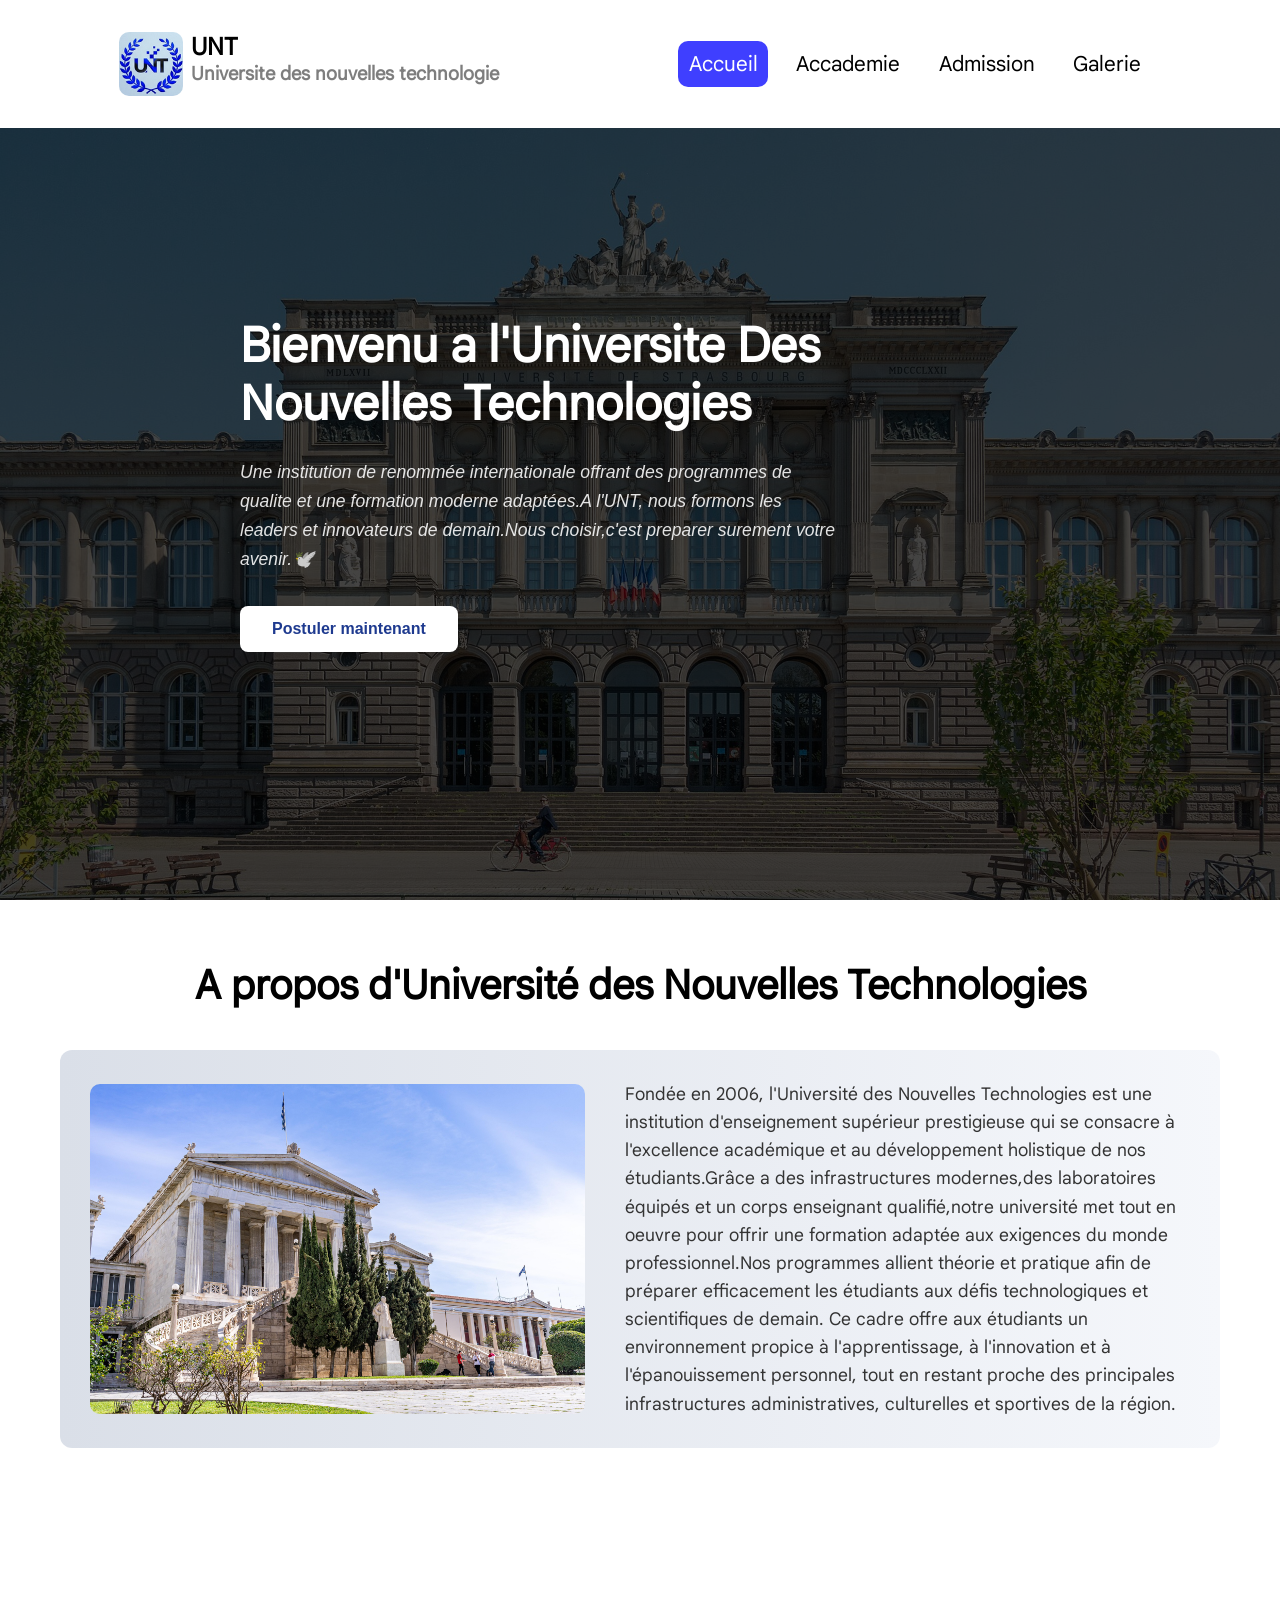
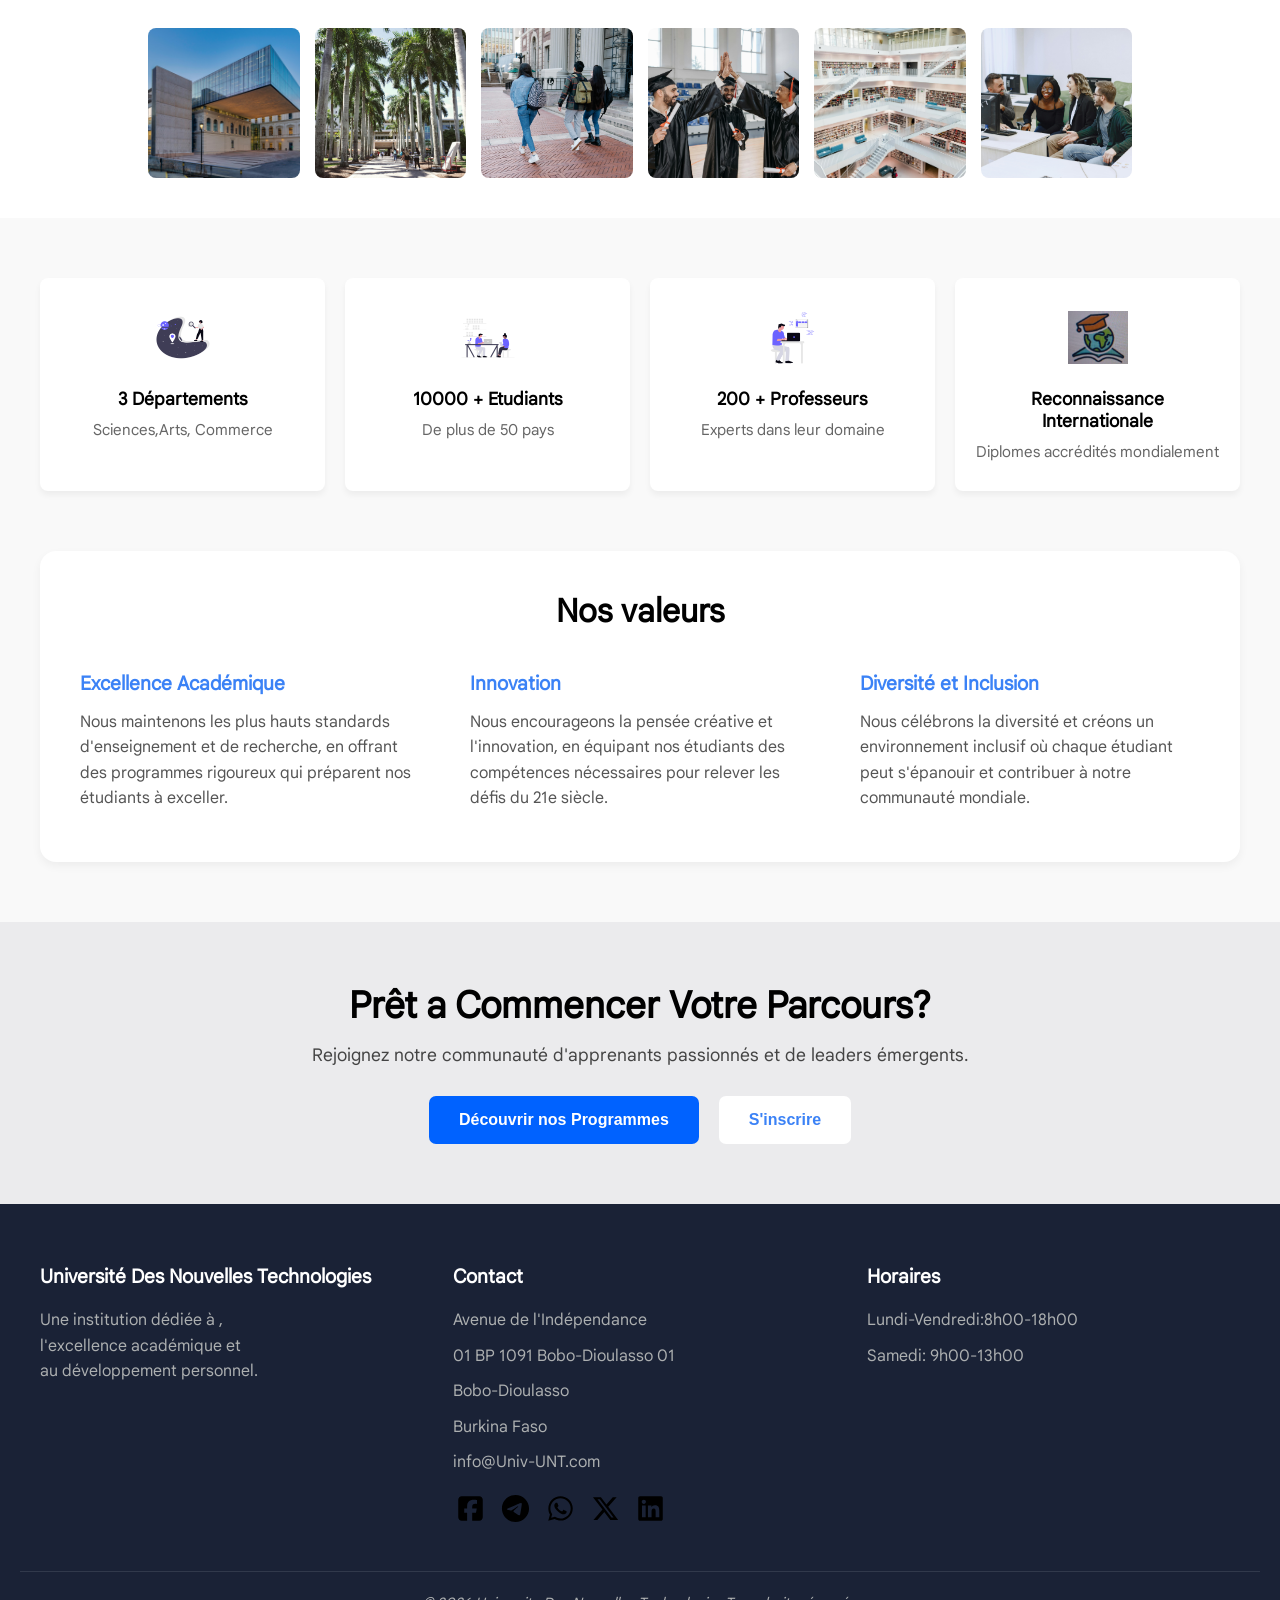
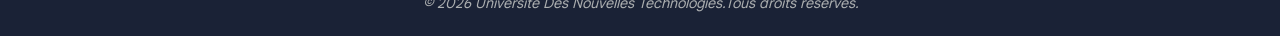
<file: index.html>
<!DOCTYPE html>
<html lang="fr">

<head>
    <meta http-equiv="Content-Type" content="text/html; charset=UTF-8">

    <meta name="viewport" content="width=device-width, initial-scale=1.0">
    <title>Université-Des-Nouvelles-Tecnologies</title>
    <link rel="stylesheet" href="styles/acceuil.css">
    <link rel="stylesheet" href="styles/header.css">
    <link rel="stylesheet" href="styles/footer.css">
</head>

<body>
    <header>
        <div class="pesentation">
            <img src="assets/img/logo.png" alt="logo de l'etablissement">
            <div class="title">
                <h2>UNT</h2>
                <h3>Universite des nouvelles technologie</h3>
            </div>

        </div>
        <nav>
            <img src="assets/img/hamburger.png" alt="hamburger" id="hamburger">
            <ul>
                <li class="active"><a href="index.html">Accueil</a></li>
                <li><a href="accademie.html">Accademie</a></li>
                <li><a href="admission-page.html">Admission</a></li>
                <li><a href="galerie.html">Galerie</a></li>
            </ul>
        </nav>
        <div id="hideNav">
            <img src="assets/img/close.png" alt="close nav" id="navCloseButton">
            <ul>
                <li><a href="index.html">Accueil</a></li>
                <li class="active"><a href="accademie.html">Accademie</a></li>
                <li><a href="admission-page.html">Admission</a></li>
                <li><a href="galerie.html">Galerie</a></li>
            </ul>
        </div>
    </header>
    <main>
        <section class="main2">
            <div class="carre1">
                <h4> Bienvenu a l'Universite Des Nouvelles Technologies</h4>
                <p><em>Une institution de renommée internationale offrant des programmes de qualite et une formation
                        moderne
                        adaptées.A l'UNT, nous formons les leaders et innovateurs de demain.Nous choisir,c'est preparer
                        surement votre avenir.🕊️</em></p>
                <button class="btn1"><a href="admission-page.html">Postuler maintenant</a></button>
            </div>
        </section>
        <section class="main3">
            <h3>A propos d'Université des Nouvelles Technologies </h3>
            <div class="pourmain3">
                <img src="assets/img/batt1.jpg" alt="batiment">

                <p>
                    Fondée en 2006, l'Université des Nouvelles Technologies est une institution d'enseignement
                    supérieur prestigieuse qui se consacre à l'excellence académique et au développement
                    holistique de nos étudiants.Grâce a des infrastructures modernes,des laboratoires équipés et un corps enseignant
                    qualifié,notre université met tout en oeuvre pour offrir une formation adaptée aux exigences du
                    monde professionnel.Nos programmes allient théorie et pratique afin de préparer efficacement les
                    étudiants aux défis technologiques et scientifiques de demain.
                    Ce cadre offre aux étudiants un environnement propice à l'apprentissage, à
                    l'innovation et à l'épanouissement personnel, tout en restant proche des principales infrastructures
                    administratives, culturelles et sportives de la région.

                </p>
            </div>
        </section>
        <div style="height: 5em;"></div>
        <section class="main4">
            <div class="im">
                <ul class="propo">
                    <img src="assets/img/batt2.jpg" alt="">
                    <img src="assets/img/entre1.jpg" alt="">
                    <img src="assets/img/coulisse1.jpg" alt="">
                    <img src="assets/img/suc1.jpg" alt="">
                    <img src="assets/img/biblio2.jpg" alt="">
                    <img src="assets/img/group1.jpg" alt="">
                </ul>
            </div>
        </section>
        <section class="Bigmain">
            <div class="main5">

                <section class="A">
                    <div class="carre-a">
                        <img src="assets/img/m5.png" alt="département">
                        <h6>3 Départements</h6>
                        <p>Sciences,Arts,
                            Commerce</p>
                    </div>
                    <div class="carre-a">
                        <img src="assets/img/m4.png" alt="etudaiant">
                        <h6>10000 + Etudiants</h6>
                        <p>De plus de 50 pays</p>
                    </div>
                    <div class="carre-a">
                        <img src="assets/img/m2.png" alt="">
                        <h6>200 + Professeurs</h6>
                        <p>Experts dans leur domaine</p>
                    </div>
                    <div class="carre-a">
                        <img src="assets/img/m1.png" alt="">
                        <h6>Reconnaissance Internationale</h6>
                        <p>Diplomes accrédités mondialement</p>
                    </div>
                </section>
                <section class="B">
                    <div class="main5-b">
                        <h3> Nos valeurs</h3>
                        <div class="conteneur">
                            <div>
                                <h4>Excellence Académique</h4>
                                <p>Nous maintenons les plus hauts standards d'enseignement et de recherche, en offrant
                                    des programmes rigoureux qui préparent nos étudiants à exceller.</p>
                            </div>
                            <div>
                                <h4>Innovation</h4>
                                <p>
                                    Nous encourageons la pensée créative et l'innovation, en équipant nos
                                    étudiants
                                    des compétences nécessaires pour relever les défis du 21e siècle.
                                </p>
                            </div>
                            <div>
                                <h4>Diversité et Inclusion</h4>
                                <p>
                                    Nous célébrons la diversité et créons un environnement inclusif où chaque
                                    étudiant peut s'épanouir et contribuer à notre communauté mondiale.
                                </p>
                            </div>
                        </div>
                    </div>
                </section>
            </div>

        </section>

        <section class="main6">
            <h3>Prêt a Commencer Votre Parcours?</h3>
            <p>Rejoignez notre communauté d'apprenants passionnés et de leaders émergents.</p>
            <div class="bout">
                <button class="bta"><a href="accademie.html">Découvrir nos Programmes</a></button>
                <button class="btb"><a href="admission-page.html">S'inscrire</a></button>
            </div>
        </section>


    </main>

    <footer id="myFooter"></footer>
    <script src="script/script.js"></script>


</body>

</html>
</file>
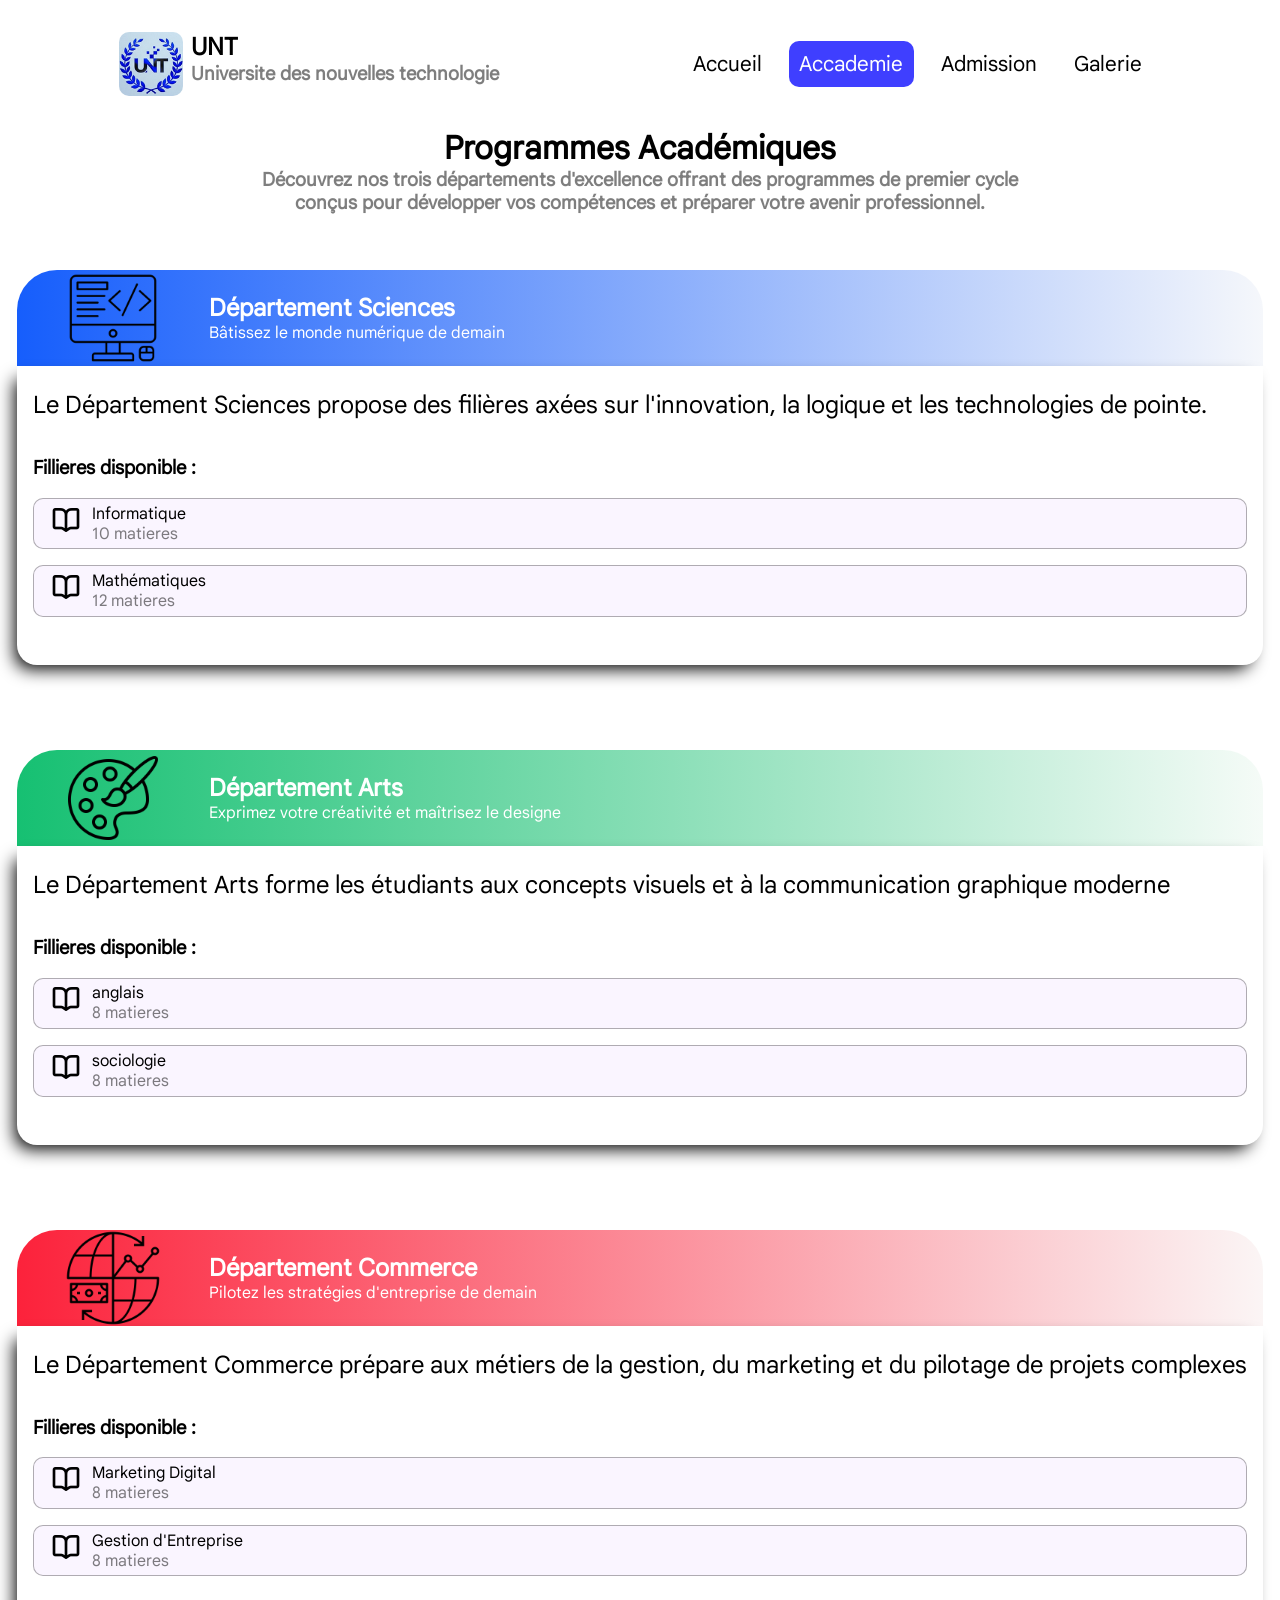
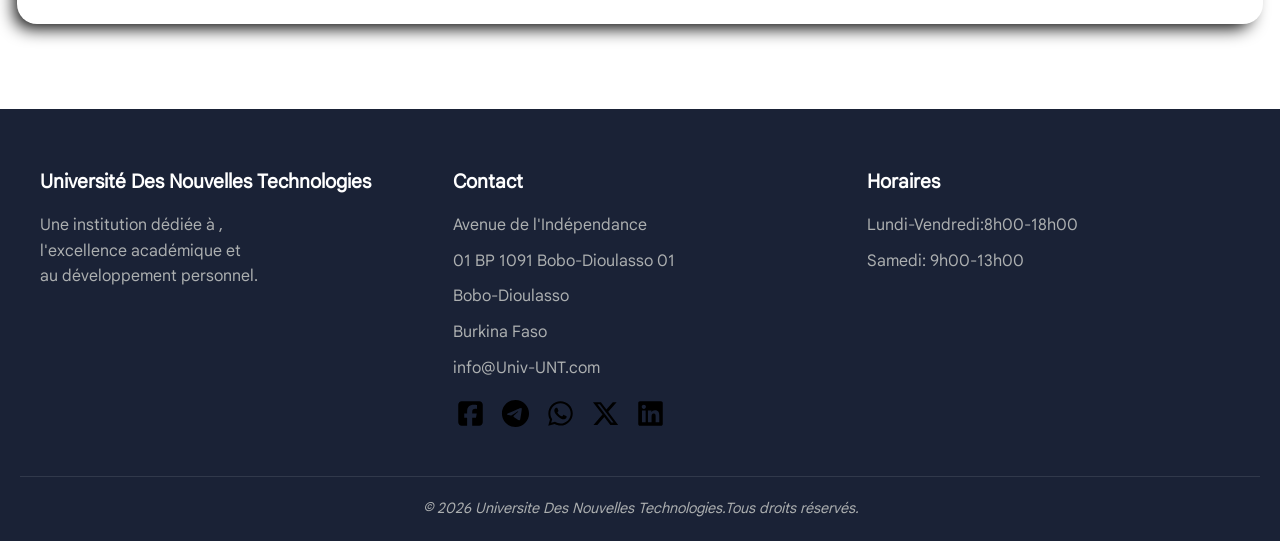
<file: accademie.html>
<!DOCTYPE html>
<html lang="en">

<head>
    <meta charset="UTF-8">
    <meta name="viewport" content="width=device-width, initial-scale=1.0">
    <link rel="stylesheet" href="styles/header.css">
    <link rel="stylesheet" href="styles/academie.css">
    <link rel="stylesheet" href="styles/footer.css">
    <title>Université-Des-Nouvelles-Tecnologies</title>
</head>

<body>
    <header>
        <div class="pesentation">
            <img src="assets/img/logo.png" alt="logo de l'etablissement">
            <div class="title">
                <h2>UNT</h2>
                <h3>Universite des nouvelles technologie</h3>
            </div>

        </div>
        <nav>
            <img src="assets/img/hamburger.png" alt="hamburger" id="hamburger">
            <ul>
                <li ><a href="index.html">Accueil</a></li>
                <li class="active"><a href="accademie.html">Accademie</a></li>
                <li><a href="admission-page.html">Admission</a></li>
                <li><a href="galerie.html">Galerie</a></li>
            </ul>
        </nav>
        <div id="hideNav">
            <img src="assets/img/close.png" alt="close nav" id="navCloseButton">
            <ul>
                <li><a href="index.html">Accueil</a></li>
                <li class="active"><a href="accademie.html">Accademie</a></li>
                <li><a href="admission-page.html">Admission</a></li>
                <li><a href="galerie.html">Galerie</a></li>
            </ul>
        </div>
    </header>
    <main>
        <h1>Programmes Académiques</h1>
        <h3>Découvrez nos trois départements d'excellence offrant des programmes de premier cycle <br> conçus pour
            développer vos compétences et préparer votre avenir professionnel.</h3>
        <ul>
            <li>
                <div class="card">
                    <div class="entete enteteInfo">
                        <img src="assets/img/programming.png" alt="">
                        <div class="titreSection">
                            <h2>Département Sciences</h2>
                            <p>Bâtissez le monde numérique de demain</p>
                        </div>
                    </div>
                    <div class="corps">
                        <p class="description">Le Département Sciences propose des filières axées sur l'innovation, la
                            logique et les technologies de pointe.</p>
                        <h3>Fillieres disponible : </h3>
                        <ul>
                            <li><a href="informatique.html">
                                    <img src="assets/img/livre.png" alt="" srcset="">
                                    <div class="presentationfiliere">
                                        <p class="filiereTitre">Informatique</p>
                                        <p class="nbFiliere">10 matieres</p>
                                    </div>
                                </a>
                            </li>
                            <li><a href="mathematique.html">
                                    <img src="assets/img/livre.png" alt="" srcset="">
                                    <div class="presentationfiliere">
                                        <p class="filiereTitre">Mathématiques</p>
                                        <p class="nbFiliere">12 matieres</p>
                                    </div>
                                </a>
                            </li>
                        </ul>
                        <div style="height: 2em;"></div>
                    </div>
                </div>
            </li>



            <li>
                <div class="card">
                    <div class="entete enteteMath">
                        <img src="assets/img/art.png" alt="">
                        <div class="titreSection">
                            <h2>Département Arts</h2>
                            <p>Exprimez votre créativité et maîtrisez le designe</p>
                        </div>
                    </div>
                    <div class="corps">
                        <p class="description">Le Département Arts forme les étudiants aux concepts visuels et à la
                            communication graphique moderne</p>
                        <h3>Fillieres disponible : </h3>
                        <ul>
                            <li><a href="anglais.html">
                                    <img src="assets/img/livre.png" alt="" srcset="">
                                    <div class="presentationfiliere">
                                        <p class="filiereTitre">anglais</p>
                                        <p class="nbFiliere">8 matieres</p>
                                    </div>
                                </a>
                            </li>
                            <li> <a href="sociologie.html"> <img src="assets/img/livre.png" alt="" srcset="">
                                    <div class="presentationfiliere">
                                        <p class="filiereTitre">sociologie</p>
                                        <p class="nbFiliere">8 matieres</p>
                                    </div>
                                </a>
                            </li>
                        </ul>
                        <div style="height: 2em;"></div>
                    </div>
                </div>
            </li>
            <li>
                <div class="card">
                    <div class="entete enteteMeca">
                        <img src="assets/img/commerce.png" alt="">
                        <div class="titreSection">
                            <h2>Département Commerce</h2>
                            <p>Pilotez les stratégies d'entreprise de demain</p>
                        </div>
                    </div>
                    <div class="corps">
                        <p class="description">Le Département Commerce prépare aux métiers de la gestion, du marketing
                            et du pilotage de projets complexes</p>
                        <h3>Fillieres disponible : </h3>
                        <ul>
                            <li><a href="marketingDigit.html">
                                    <img src="assets/img/livre.png" alt="" srcset="">
                                    <div class="presentationfiliere">
                                        <p class="filiereTitre">Marketing Digital</p>
                                        <p class="nbFiliere">8 matieres</p>
                                    </div>
                                </a>
                            </li>
                            <li> <a href="gestionEntrepise.html"><img src="assets/img/livre.png" alt="" srcset="">
                                    <div class="presentationfiliere">
                                        <p class="filiereTitre">Gestion d'Entreprise</p>
                                        <p class="nbFiliere">8 matieres</p>
                                    </div>
                                </a>
                            </li>
                        </ul>
                        <div style="height: 2em;"></div>
                    </div>
                </div>
            </li>
        </ul>











    </main>
    <footer id="myFooter"></footer>
    <script src="script/script.js"></script>
</body>

</html>
</file>
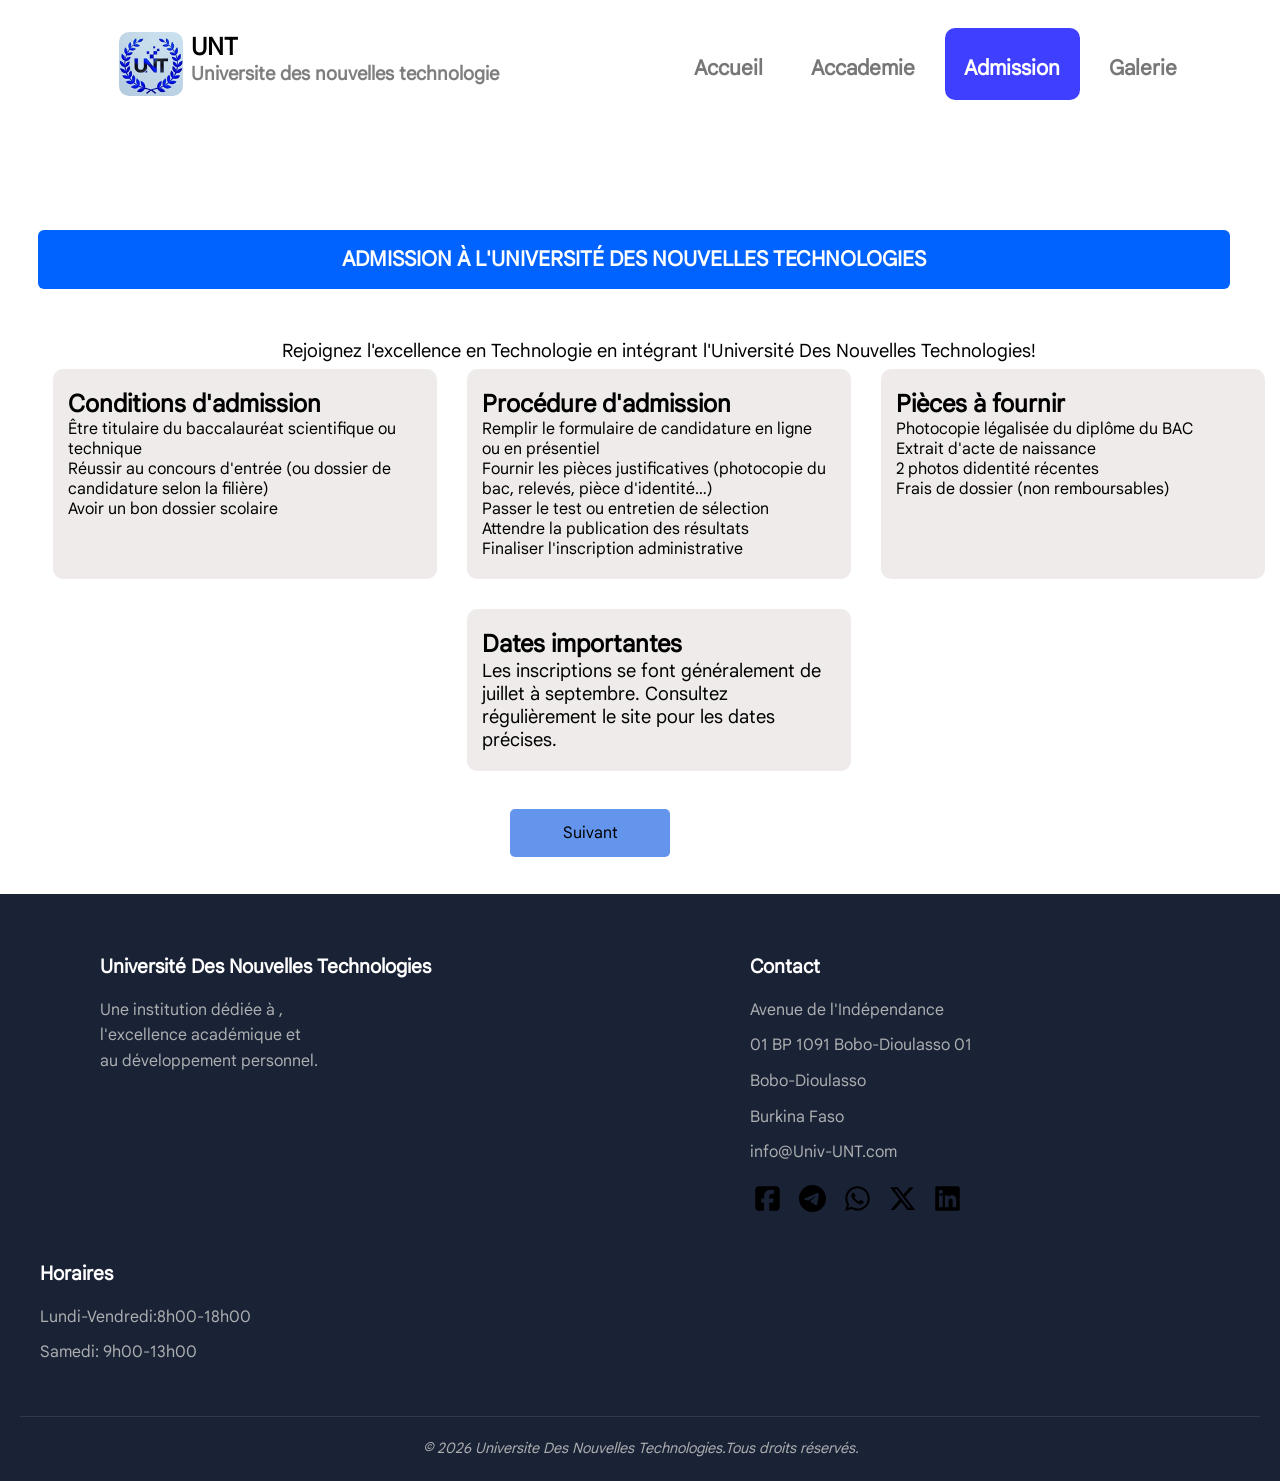
<file: admission-page.html>
<!DOCTYPE html>
<html lang="fr">

<head>
	<meta charset="UTF-8">
	<meta name="viewport" content="width=device-width, initial-scale=1.0">
	<meta http-equiv="X-UA-Compatible" content="IE=edge">
	<title>Université-Des-Nouvelles-Technologies</title>

	<link rel="stylesheet" href="styles/admi.css">
    <link rel="stylesheet" href="styles/header.css">
    <link rel="stylesheet" href="styles/footer.css">

</head>

<body>
	    <header>
        <div class="pesentation">
            <img src="assets/img/logo.png" alt="logo de l'etablissement">
            <div class="title">
                <h2>UNT</h2>
                <h3>Universite des nouvelles technologie</h3>
            </div>

        </div>
        <nav>
            <img src="assets/img/hamburger.png" alt="hamburger" id="hamburger">
            <ul>
                <li ><a href="index.html">Accueil</a></li>
                <li><a href="accademie.html">Accademie</a></li>
                <li class="active"><a href="admission-page.html">Admission</a></li>
                <li><a href="galerie.html">Galerie</a></li>
            </ul>
        </nav>
        <div id="hideNav">
            <img src="assets/img/close.png" alt="close nav" id="navCloseButton">
            <ul>
                <li><a href="index.html">Accueil</a></li>
                <li class="active"><a href="accademie.html">Accademie</a></li>
                <li><a href="admission-page.html">Admission</a></li>
                <li><a href="galerie.html">Galerie</a></li>
            </ul>
        </div>
    </header>
	<main class="admi">
		<section>
			<div class="ad">
				<h1 id="ad">Admission à l'Université des Nouvelles Technologies</h1>
			</div>
			<section class="jus">
				<p>Rejoignez l'excellence en Technologie en intégrant l'Université Des Nouvelles Technologies!</p>
				<section class="force">
					<div class="fort">
						<h2>Conditions d'admission</h2>
						<ul class="list">
							<li>Être titulaire du baccalauréat scientifique ou technique</li>
							<li>Réussir au concours d'entrée (ou dossier de candidature selon la filière)</li>
							<li>Avoir un bon dossier scolaire</li>
						</ul>
					</div>


					<div class="fort">
						<h2>Procédure d'admission</h2>
						<ol class="list">
							<li>Remplir le formulaire de candidature en ligne ou en présentiel</li>
							<li>Fournir les pièces justificatives (photocopie du bac, relevés, pièce d'identité…)</li>
							<li>Passer le test ou entretien de sélection</li>
							<li>Attendre la publication des résultats</li>
							<li>Finaliser l'inscription administrative</li>
						</ol>
					</div>

					<div class="fort">
						<h2>Pièces à fournir</h2>
						<ul class="list">
							<li>Photocopie légalisée du diplôme du BAC</li>
							<li>Extrait d'acte de naissance</li>
							<li>2 photos didentité récentes</li>
							<li>Frais de dossier (non remboursables)</li>
						</ul>
					</div>

					<div class="fort">
						<h2>Dates importantes</h2>
						<p>Les inscriptions se font généralement de juillet à septembre. Consultez régulièrement le site
							pour
							les
							dates précises.</p>
					</div>
				</section>
					<a href="admission.html" class="ba">Suivant</a>

			</section>
		</section>
	</main>
	<footer id="myFooter"></footer>
    <script src="script/script.js"></script>

</body>

</html>
</file>
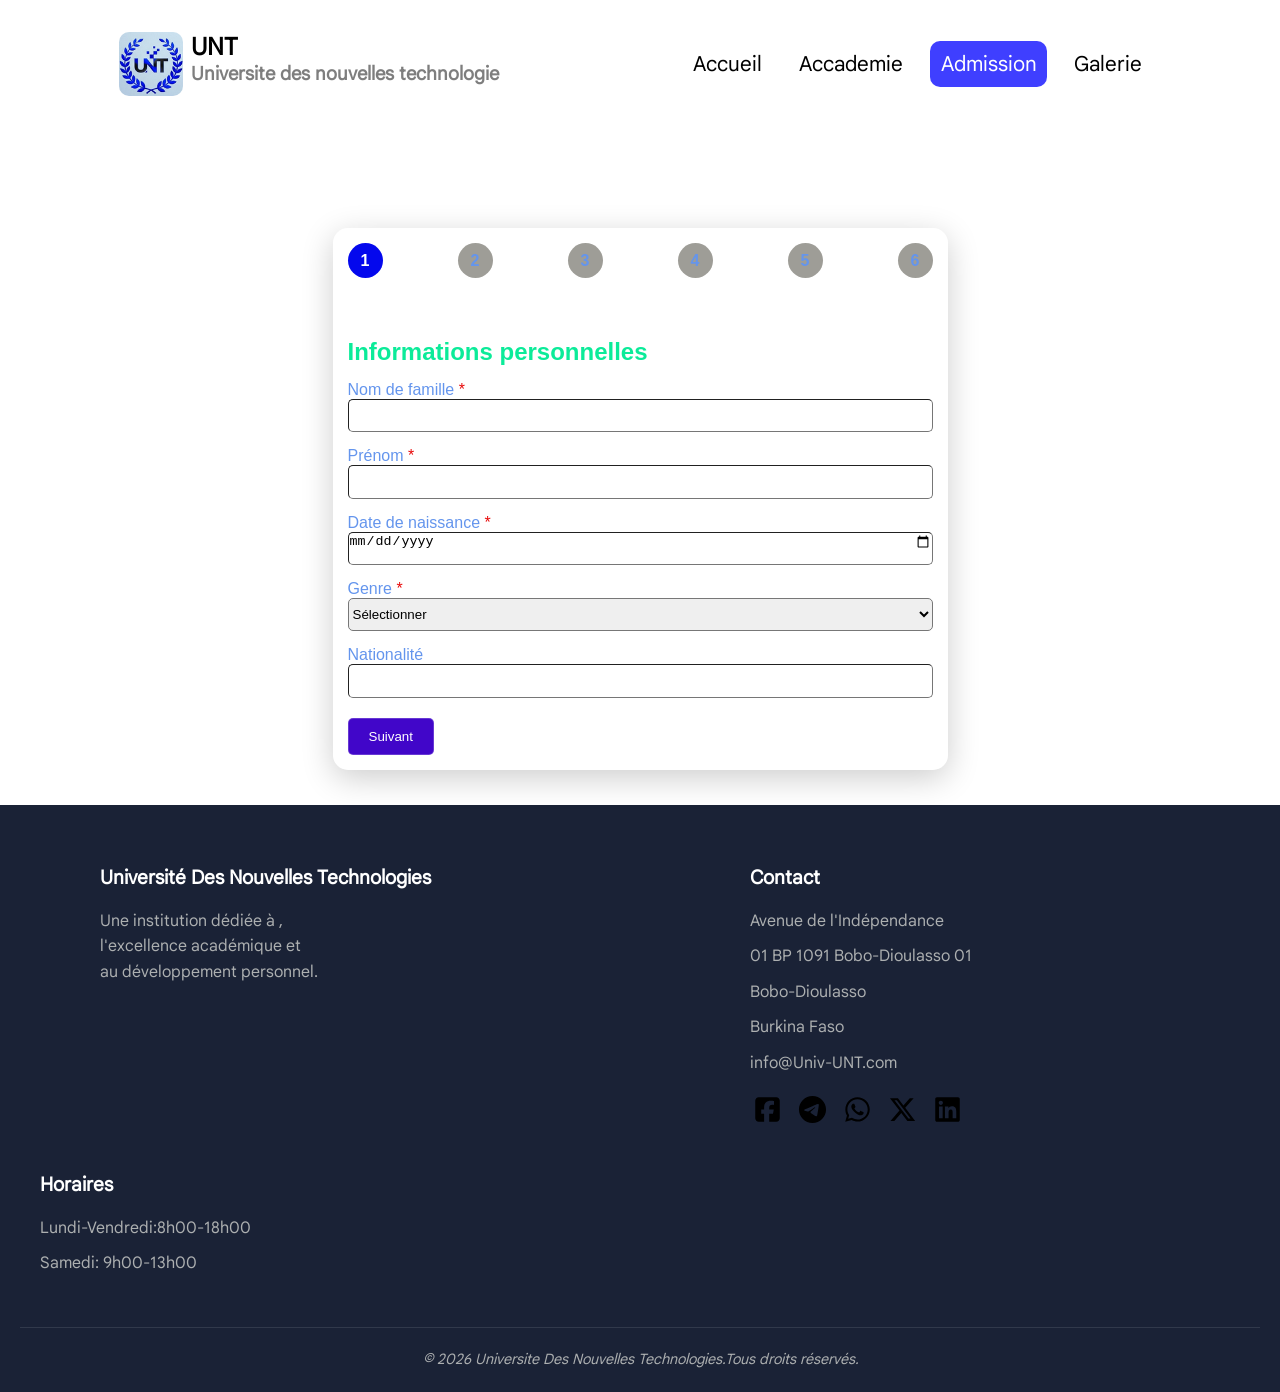
<file: admission.html>
<!Doctype html>
<html>

<head>
    <meta charset="UTF-8">
    <meta name="viewport" content="width=device-width, initial-scale=1.0">
        <title>Université-Des-Nouvelles-Tecnologies</title>

    <link rel="stylesheet" href="styles/bcx.css">
    <link rel="stylesheet" href="styles/header.css">
    <link rel="stylesheet" href="styles/footer.css">
</head>

<body>
        <header>
        <div class="pesentation">
            <img src="assets/img/logo.png" alt="logo de l'etablissement">
            <div class="title">
                <h2>UNT</h2>
                <h3>Universite des nouvelles technologie</h3>
            </div>

        </div>
        <nav>
            <img src="assets/img/hamburger.png" alt="hamburger" id="hamburger">
            <ul>
                <li ><a href="index.html">Accueil</a></li>
                <li><a href="accademie.html">Accademie</a></li>
                <li class="active"><a href="admission-page.html">Admission</a></li>
                <li><a href="galerie.html">Galerie</a></li>
            </ul>
        </nav>
        <div id="hideNav">
            <img src="assets/img/close.png" alt="close nav" id="navCloseButton">
            <ul>
                <li><a href="index.html">Accueil</a></li>
                <li class="active"><a href="accademie.html">Accademie</a></li>
                <li><a href="admission-page.html">Admission</a></li>
                <li><a href="galerie.html">Galerie</a></li>
            </ul>
        </div>
    </header>

    <section class="sect">
        <div class="container">
            <div class="stepper-header">
                <div class="step-indicator active">1</div>
                <div class="step-line"></div>
                <div class="step-indicator">2</div>
                <div class="step-line"></div>
                <div class="step-indicator">3</div>
                <div class="step-line"></div>
                <div class="step-indicator">4</div>
                <div class="step-line"></div>
                <div class="step-indicator">5</div>
                <div class="step-line"></div>
                <div class="step-indicator">6</div>
            </div>

            <form id="multi-step-form">
                <div class="form-step active">
                    <div class="groupe-des-titres">
                        <h2>Informations personnelles</h2>
                    </div>
                    <div class="groupe-des-inputs">
                        <label for="nom"><i class="fas fa-user"></i> Nom de famille <span>*</span></label>
                        <input type="text" id="nom" required>
                    </div>
                    <div class="groupe-des-inputs">
                        <label for="prenom"><i class="fas fa-user-circle"></i> Prénom <span>*</span></label>
                        <input type="text" id="prenom" required>
                    </div>
                    <div class="groupe-des-inputs">
                        <label for="date"><i class="fas fa-calendar-alt"></i> Date de naissance <span>*</span></label>
                        <input type="date" id="date" required>
                    </div>
                    <div class="groupe-des-inputs">
                        <label for="sexe"><i class="fas fa-venus-mars"></i> Genre <span>*</span></label>
                        <div class="groupe-des-selecteurs">
                            <select>
                                <option value="S">Sélectionner</option>
                                <option value="M">Masculin</option>
                                <option value="F">Féminin</option>
                            </select>
                        </div>
                    </div>
                    <div class="groupe-des-inputs">
                        <label for="nation"><i class="fas fa-globe"></i> Nationalité</label>
                        <input type="text" id="nation" required>
                    </div>
                    <button type="button" class="bouton-avant">Suivant</button>
                </div>
                <div class="form-step">
                    <div class="groupe-des-titres">
                        <h2>Coordonnées</h2>
                    </div>
                    <div class="groupe-des-inputs">
                        <label for="email"><i class="fas fa-email"></i> Adresse e-mail <span>*</span></label>
                        <input type="email" id="email" placeholder="nioussere@gmail.com" required>
                    </div>
                    <div class="groupe-des-inputs">
                        <label for="tel"><i class="fas fa-phone"></i> Numéro de téléphone <span>*</span></label>
                        <input type="tel" id="tel" placeholder="+226 70 00 00 00" required>
                    </div>
                    <div class="groupe-des-inputs">
                        <label for="ville"><i class="fas fa-map-marker-alt"></i> Ville </label>
                        <input type="text" id="ville" placeholder="facultatif">
                    </div>
                    <div class="groupe-des-inputs">
                        <label for="BP"><i class="fas fa-mail-bulk"></i> Code postal</label>
                        <input type="text" id="BP" placeholder="facultatif">
                    </div>
                    <div class="groupe-des-boutons">
                        <button type="button" class="bouton-retour">Retour</button>
                        <button type="button" class="bouton-avant">Suivant</button>
                    </div>
                </div>
                <div class="step-form">
                    <div class="groupe-des-titres">
                        <h2>Formation Académique</h2>
                    </div>
                    <div class="groupe-des-inputs">
                        <label for="diplome"><i class="fas fa-graduation-cap"></i> Dernier diplôme obtenu
                            <span>*</span></label>
                        <div class="groupe-des-selecteurs">
                            <select>
                                <option value="S">Sélectionner</option>
                                <option value="BAC">Baccalauréat</option>
                                <option value="LIC">Licence</option>
                                <option value="MAS">Master</option>
                                <option value="others">Autre</option>
                            </select>
                        </div>
                    </div>
                    <div class="groupe-des-inputs">
                        <label for="Etb"><i class="fas fa-school"></i> Établissement précédent <span>*</span></label>
                        <input type="tel" id="Etb" required>
                    </div>
                    <div class="groupe-des-inputs">
                        <label for="annee"><i class="fas fa-calendar"></i> Année d'obtention <span>*</span></label>
                        <input type="number" id="annee">
                    </div>
                    <button type="button" class="bouton-retour">Retour</button>
                    <button type="button" class="bouton-avant">Suivant</button>
                </div>
                <div class="step-form">
                    <div class="groupe-des-titres">
                        <h2>Formation souhaité</h2>
                    </div>
                    <div class="groupe-des-inputs">
                        <label for="UFR"><i class="fas fa-school"></i> Unité de Formation et de Recherche (UFR)
                            <span>*</span></label>
                        <div class="groupe-des-selecteurs">
                            <select>
                                <option value="S">Sélectionner</option>
                                <option value="DS">Département Sciences</option>
                                <option value="DA">Département Arts</option>
                                <option value="DC">Département Commerce</option>
                                <option value="others">Autre</option>
                            </select>
                        </div>
                    </div>
                    <div class="groupe-des-inputs">
                        <label for="fill"><i class="fas fa-stream"></i> Fillière <span>*</span></label>
                        <div class="groupe-des-selecteurs">
                            <select>
                                <option value="S">Sélectionner</option>
                                <option value="IF">Informatique</option>
                                <option value="Math">Mathématiques</option>
                                <option value="A">Anglais</option>
                                <option value="others3">Sociologie</option>
                                <option value="others2">Marketing Digital</option>
                                <option value="others1">Gestion d'Entreprise</option>
                                <option value="others">Autres</option>
                            </select>
                        </div>
                    </div>
                    <div class="groupe-des-inputs">
                        <label for="annee-deb"><i class="fas fa-clock"></i> Date de rentrée Académique
                            <span>*</span></label>
                        <div class="groupe-des-selecteurs">
                            <select>
                                <option value="S">Sélectionner</option>
                                <option value="BAC">2026-2027</option>
                                <option value="LIC">2027-2028</option>
                                <option value="MAS">2028-2029</option>
                            </select>
                        </div>
                    </div>
                    <button type="button" class="bouton-retour">Retour</button>
                    <button type="button" class="bouton-avant">Suivant</button>
                </div>
                <div class="form-step">
                    <div class="groupe-des-titres">
                        <h2>Informations Complémentaires</h2>
                    </div>
                    <div class="groupe-des-inputs">
                        <label for="motiv"><i class="fas fa-file-upload"></i> Lettre de motivation</label>
                        <input type="file" id="motiv" placeholder="facultatif">
                    </div>
                    <div class="groupe-des-cases-a-cocher">
                        <input type="checkbox" id="agree" required>
                        <label for="terms">Je certifie que toutes les informations fournies sont exactes et complètes.
                            J'accepte les conditions générales d'admission de l'École Supérieure Excellence.
                            <span>*</span></label>
                    </div>
                    <button type="button" class="bouton-retour">Retour</button>
                    <button type="button" class="bouton-avant">Suivant</button>
                </div>
                <div class="form-step">
                    <div class="groupe-des-titres">
                        <h2>Validation</h2>
                    </div>
                    <p>Acceptez-vous soummettre ces informations ?</p>
                    <button type="button" class="bouton-retour">Non</button>
                    <button type="submit" class="bouton-envoyer">Oui</button>
                </div>
            </form>
        </div>

        <script src="script/script2.js"></script>
    </section>
    <footer id="myFooter"></footer>
    <script src="script/script.js"></script>
</body>


</html>
</file>
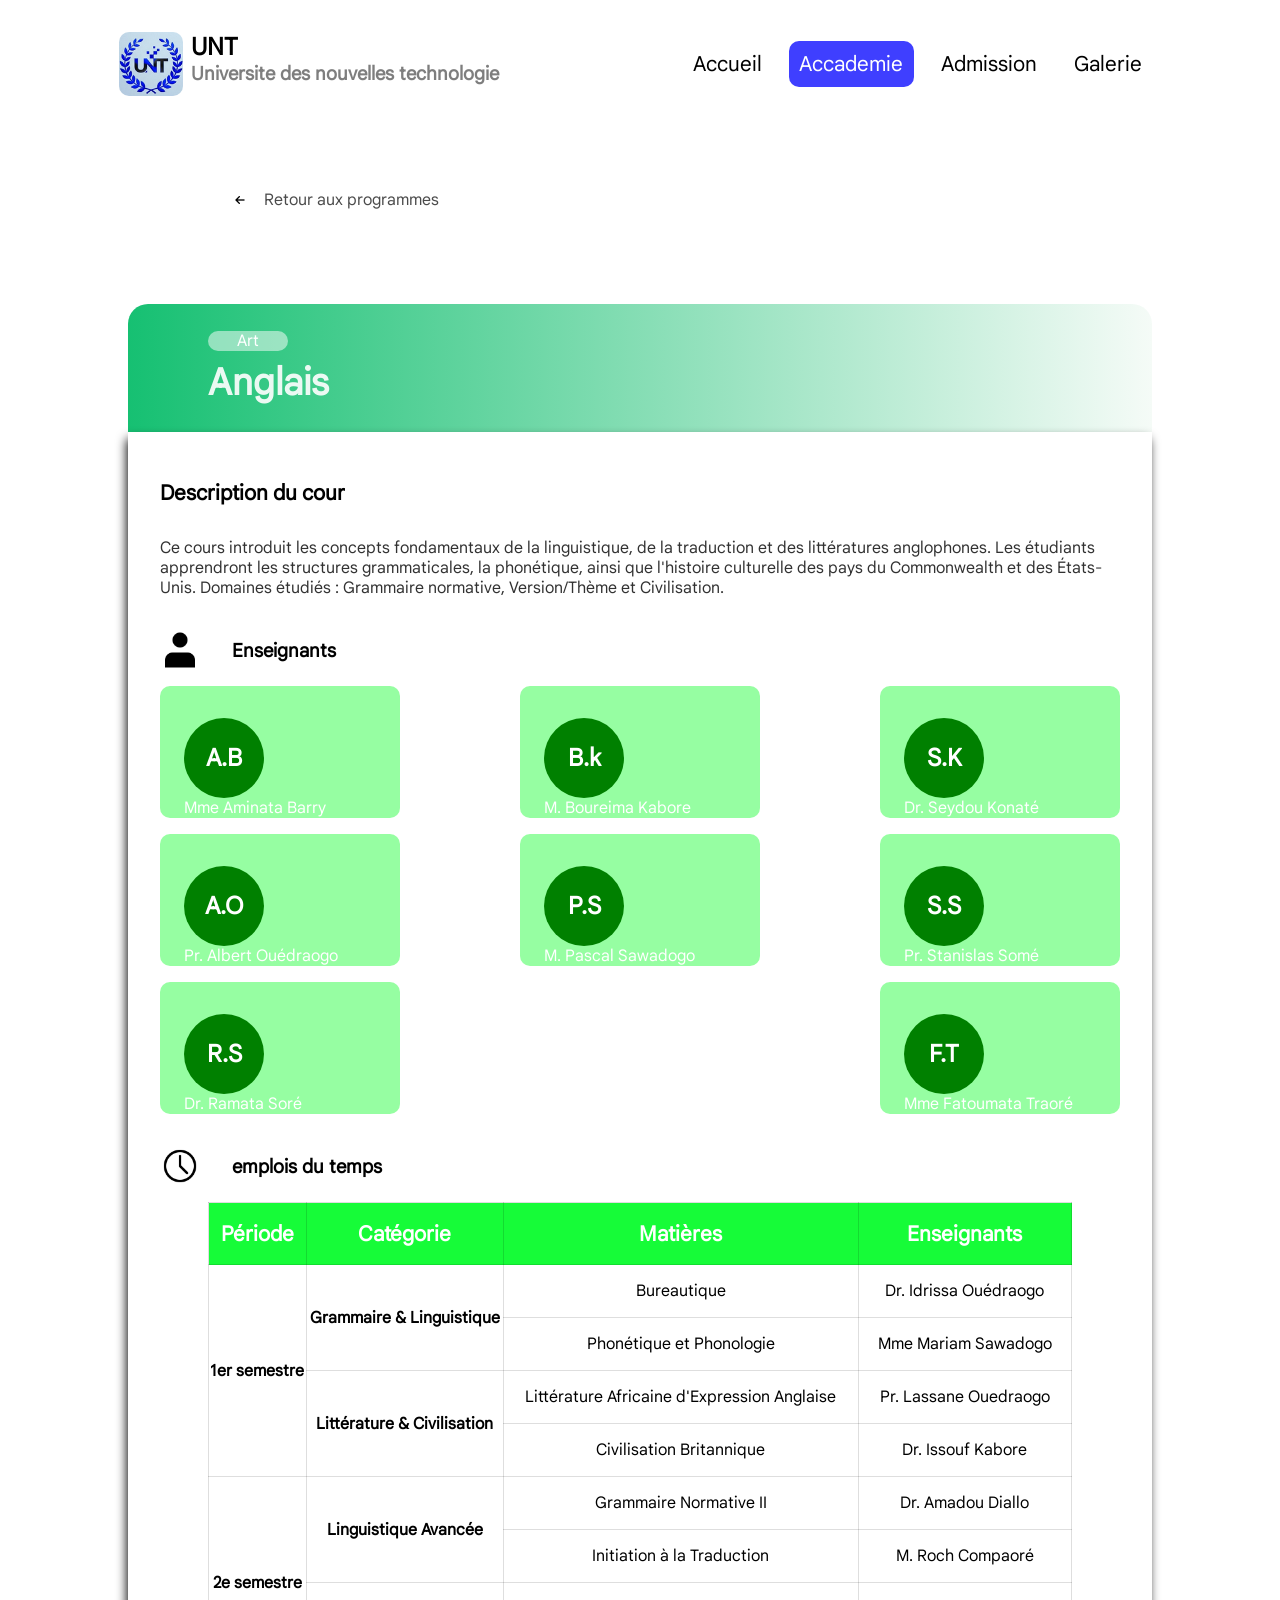
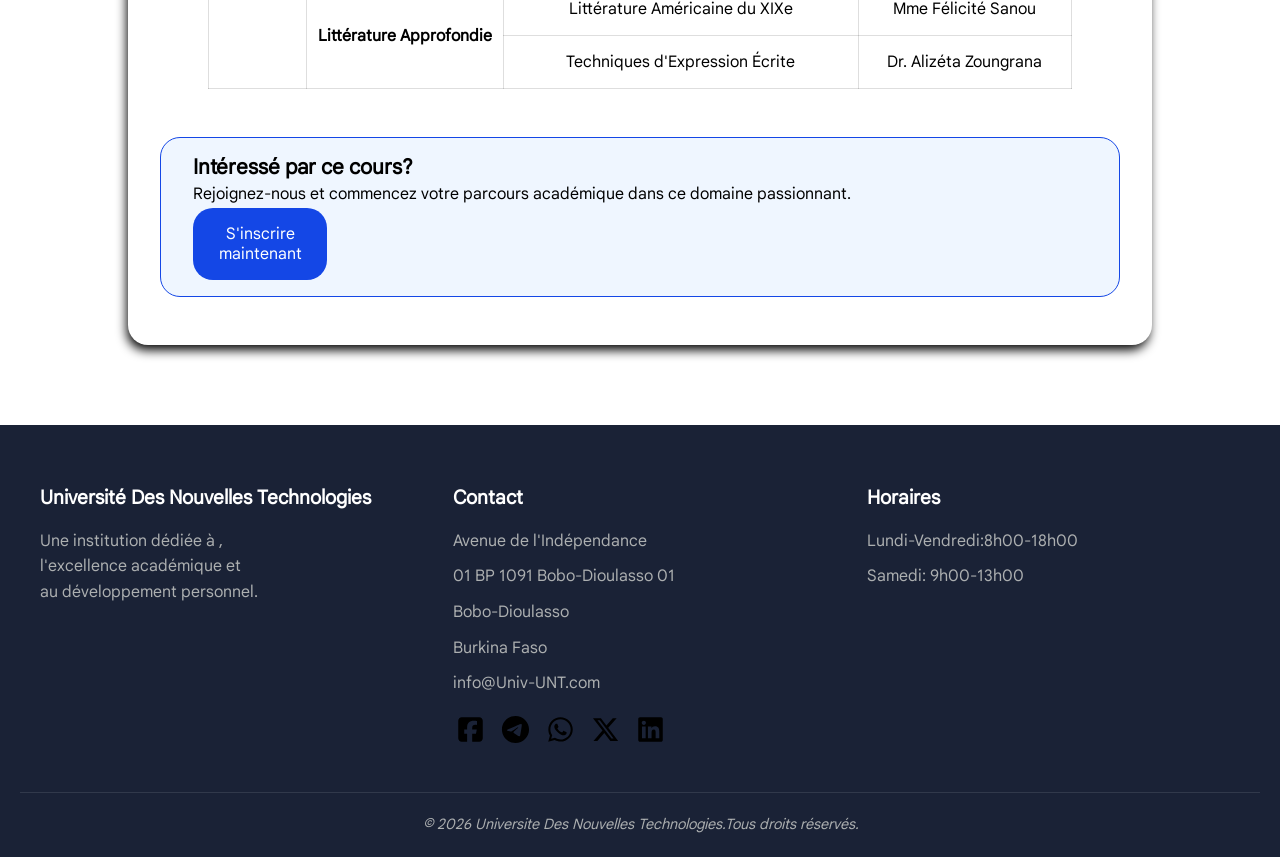
<file: anglais.html>
<!DOCTYPE html>
<html>

<head>
    <meta charset="UTF-8">
    <meta name="viewport" content="width=device-width, initial-scale=1.0">
        <title>Université-Des-Nouvelles-Tecnologies</title>

    <link rel="stylesheet" href="styles/header.css">
    <link rel="stylesheet" href="styles/footer.css">
    <link rel="stylesheet" href="styles/academie-section.css">
</head>




<body>
    <header>
        <div class="pesentation">
            <img src="assets/img/logo.png" alt="logo de l'etablissement">
            <div class="title">
                <h2>UNT</h2>
                <h3>Universite des nouvelles technologie</h3>
            </div>

        </div>
        <nav>
            <img src="assets/img/hamburger.png" alt="hamburger" id="hamburger">
            <ul>
                <li><a href="index.html">Accueil</a></li>
                <li class="active"><a href="accademie.html">Accademie</a></li>
                <li><a href="admission-page.html">Admission</a></li>
                <li><a href="galerie.html">Galerie</a></li>
            </ul>
        </nav>
        <div id="hideNav">
            <img src="assets/img/close.png" alt="close nav" id="navCloseButton">
            <ul>
                <li><a href="index.html">Accueil</a></li>
                <li class="active"><a href="accademie.html">Accademie</a></li>
                <li><a href="admission-page.html">Admission</a></li>
                <li><a href="galerie.html">Galerie</a></li>
            </ul>
        </div>
    </header>
    <main>
        <a href="accademie.html">
            <div class="retourne"><img src="assets/img/fleche.png" alt="fleche de routour">
                <p>Retour aux programmes</p>
            </div>
        </a>


        <div class="presentation presentationArt">
            <div class="entete enteteArt enteteInfo">
                <p>Art</p>
                <h2>Anglais</h2>
            </div>
            <div class="corps">
                <h4><strong>Description du cour</strong></h4>
                <p class="description">Ce cours introduit les concepts fondamentaux de la linguistique, de la traduction
                    et des littératures anglophones. Les étudiants apprendront les structures grammaticales, la
                    phonétique, ainsi que l'histoire culturelle des pays du Commonwealth et des États-Unis. Domaines
                    étudiés : Grammaire normative, Version/Thème et Civilisation.</p>
                <div class="teacherSection">
                    <div class="title">
                        <img src="assets/img/user.png" alt="icon des enseignant">
                        <h3>Enseignants</h3>
                    </div>
                    <ul class="listEnseignant">
                        <li>
                            <div class="enseignantPresentation">
                                <div class="iconeNom">
                                    <p>A.B</p>
                                </div>
                                <p>Mme Aminata Barry</p>
                            </div>
                        </li>

                        <li>
                            <div class="enseignantPresentation">
                                <div class="iconeNom">
                                    <p>B.k</p>
                                </div>
                                <p>M. Boureima Kabore</p>
                            </div>
                        </li>
                        <li>
                            <div class="enseignantPresentation">
                                <div class="iconeNom">
                                    <p>S.K</p>
                                </div>
                                <p>Dr. Seydou Konaté</p>
                            </div>
                        </li>
                        <li>
                            <div class="enseignantPresentation">
                                <div class="iconeNom">
                                    <p>A.O</p>
                                </div>
                                <p>Pr. Albert Ouédraogo</p>
                            </div>
                        </li>
                        <li>
                            <div class="enseignantPresentation">
                                <div class="iconeNom">
                                    <p>P.S</p>
                                </div>
                                <p>M. Pascal Sawadogo</p>
                            </div>
                        </li>
                        <li>
                            <div class="enseignantPresentation">
                                <div class="iconeNom">
                                    <p>S.S</p>
                                </div>
                                <p>Pr. Stanislas Somé</p>
                            </div>
                        </li>
                        <li>
                            <div class="enseignantPresentation">
                                <div class="iconeNom">
                                    <p>R.S</p>
                                </div>
                                <p>Dr. Ramata Soré</p>
                            </div>
                        </li>
                        <li>
                            <div class="enseignantPresentation">
                                <div class="iconeNom">
                                    <p>F.T</p>
                                </div>
                                <p>Mme Fatoumata Traoré</p>
                            </div>
                        </li>


                    </ul>
                </div>
                <div class="emploisDuTemps">
                    <div class="title">
                        <img src="assets/img/time.png" alt="icon de l'emplois tu temps">
                        <h3>emplois du temps</h3>
                    </div>
                    <div class="emploisDuTempsTableContainer">
                        <table>
                            <thead>
                                <tr>
                                    <th>Période</th>
                                    <th>Catégorie</th>
                                    <th>Matières</th>
                                    <th>Enseignants</th>
                                </tr>
                            </thead>
                            <tbody>
                                <tr>
                                    <th rowspan="4">1er semestre</th>
                                    <th rowspan="2">Grammaire & Linguistique</th>
                                    <td>Bureautique</td>
                                    <td>Dr. Idrissa Ouédraogo</td>
                                </tr>
                                <tr>
                                    <td>Phonétique et Phonologie</td>
                                    <td>Mme Mariam Sawadogo</td>
                                </tr>
                                <tr>
                                    <th rowspan="2">Littérature & Civilisation</th>
                                    <td>Littérature Africaine d'Expression Anglaise</td>
                                    <td>Pr. Lassane Ouedraogo</td>
                                </tr>
                                <tr>
                                    <td>Civilisation Britannique</td>
                                    <td>Dr. Issouf Kabore</td>
                                </tr>
                                <tr>
                                    <th rowspan="4">2e semestre</th>
                                    <th rowspan="2">Linguistique Avancée</th>
                                    <td>Grammaire Normative II</td>
                                    <td>Dr. Amadou Diallo</td>
                                </tr>
                                <tr>
                                    <td>Initiation à la Traduction</td>
                                    <td>M. Roch Compaoré</td>
                                </tr>
                                <tr>
                                    <th rowspan="2">Littérature Approfondie</th>
                                    <td>Littérature Américaine du XIXe</td>
                                    <td>Mme Félicité Sanou</td>
                                </tr>
                                <tr>
                                    <td>Techniques d'Expression Écrite</td>
                                    <td>Dr. Alizéta Zoungrana</td>
                                </tr>
                                <tr></tr>
                            </tbody>
                        </table>
                    </div>
                </div>
                <div class="Insciption">
                        <h4>Intéressé par ce cours?</h4>
                        <p>Rejoignez-nous et commencez votre parcours académique dans ce domaine passionnant.</p>
                        <a href="admission-page.html">S'inscrire maintenant</a>
                    </div>
            </div>
        </div>
    </main>
    <footer id="myFooter"></footer>
    <script src="script/script.js"></script>
</body>

</html>
</file>
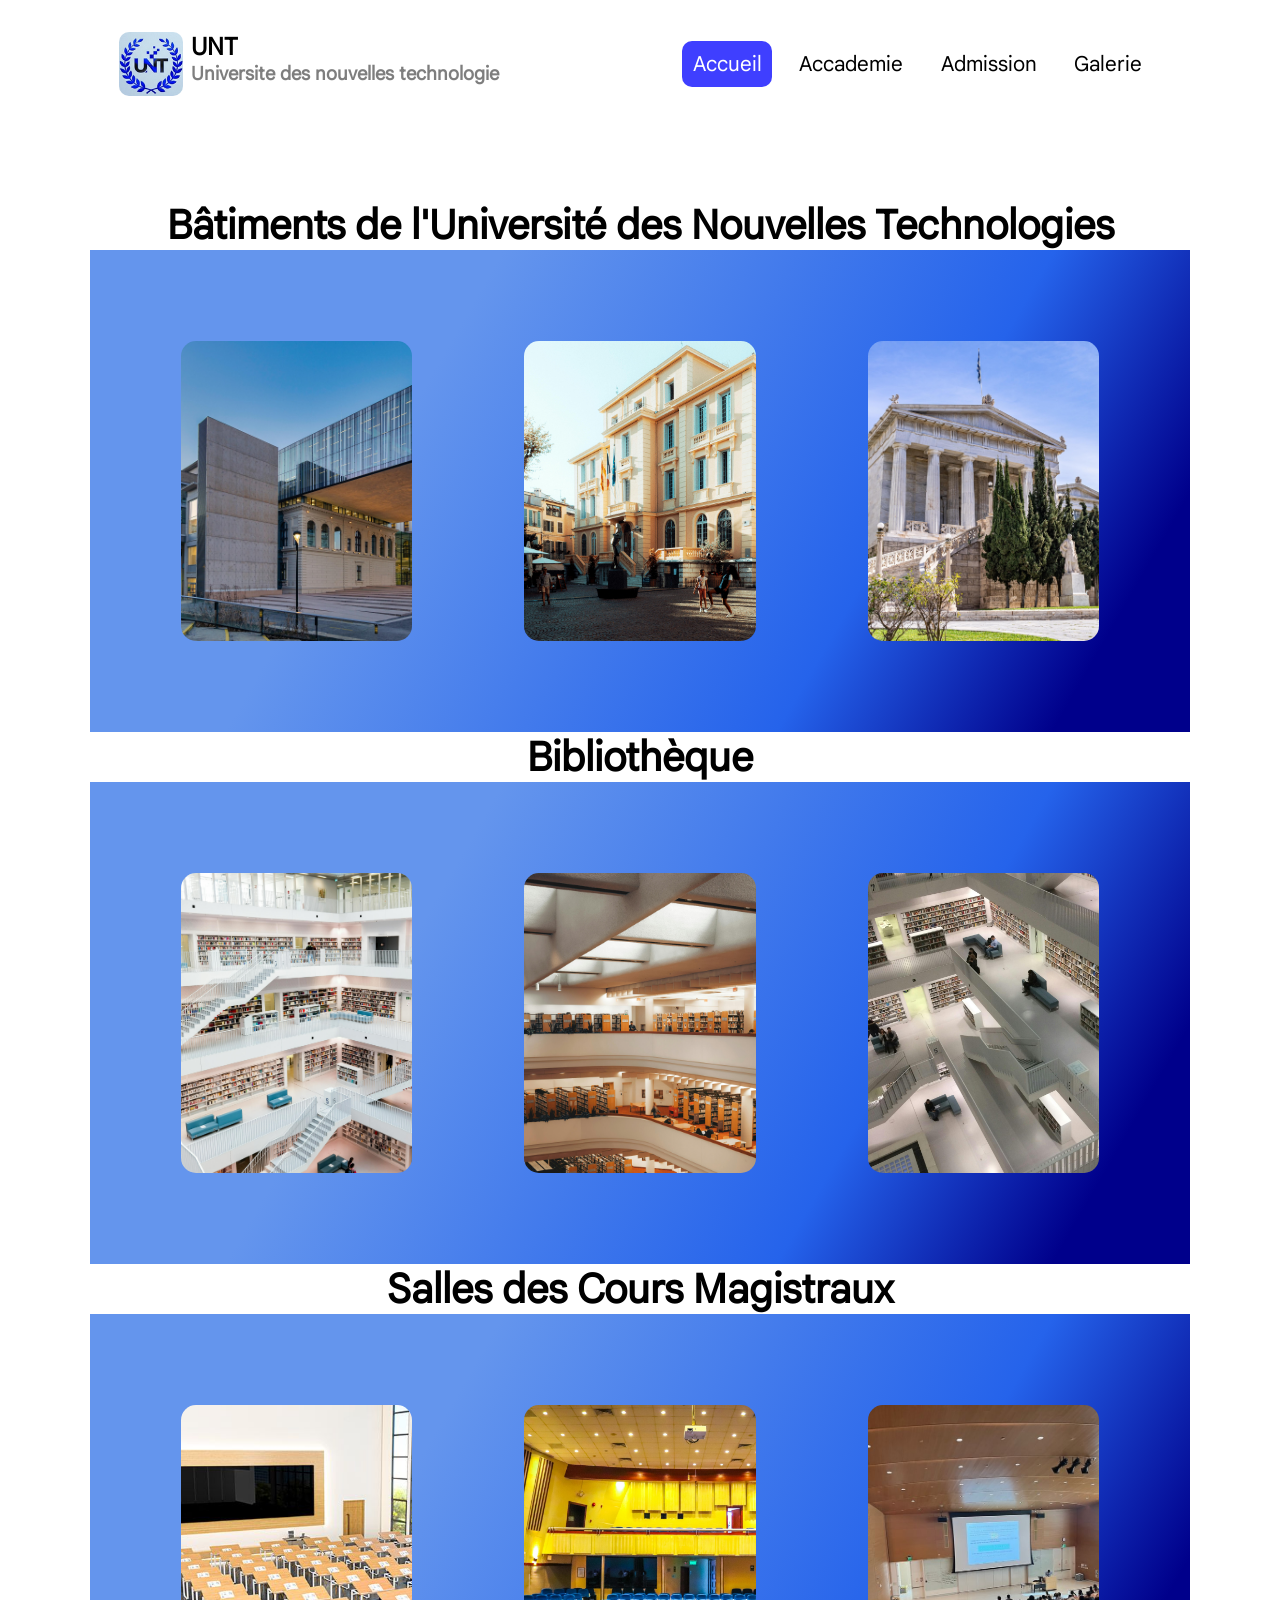
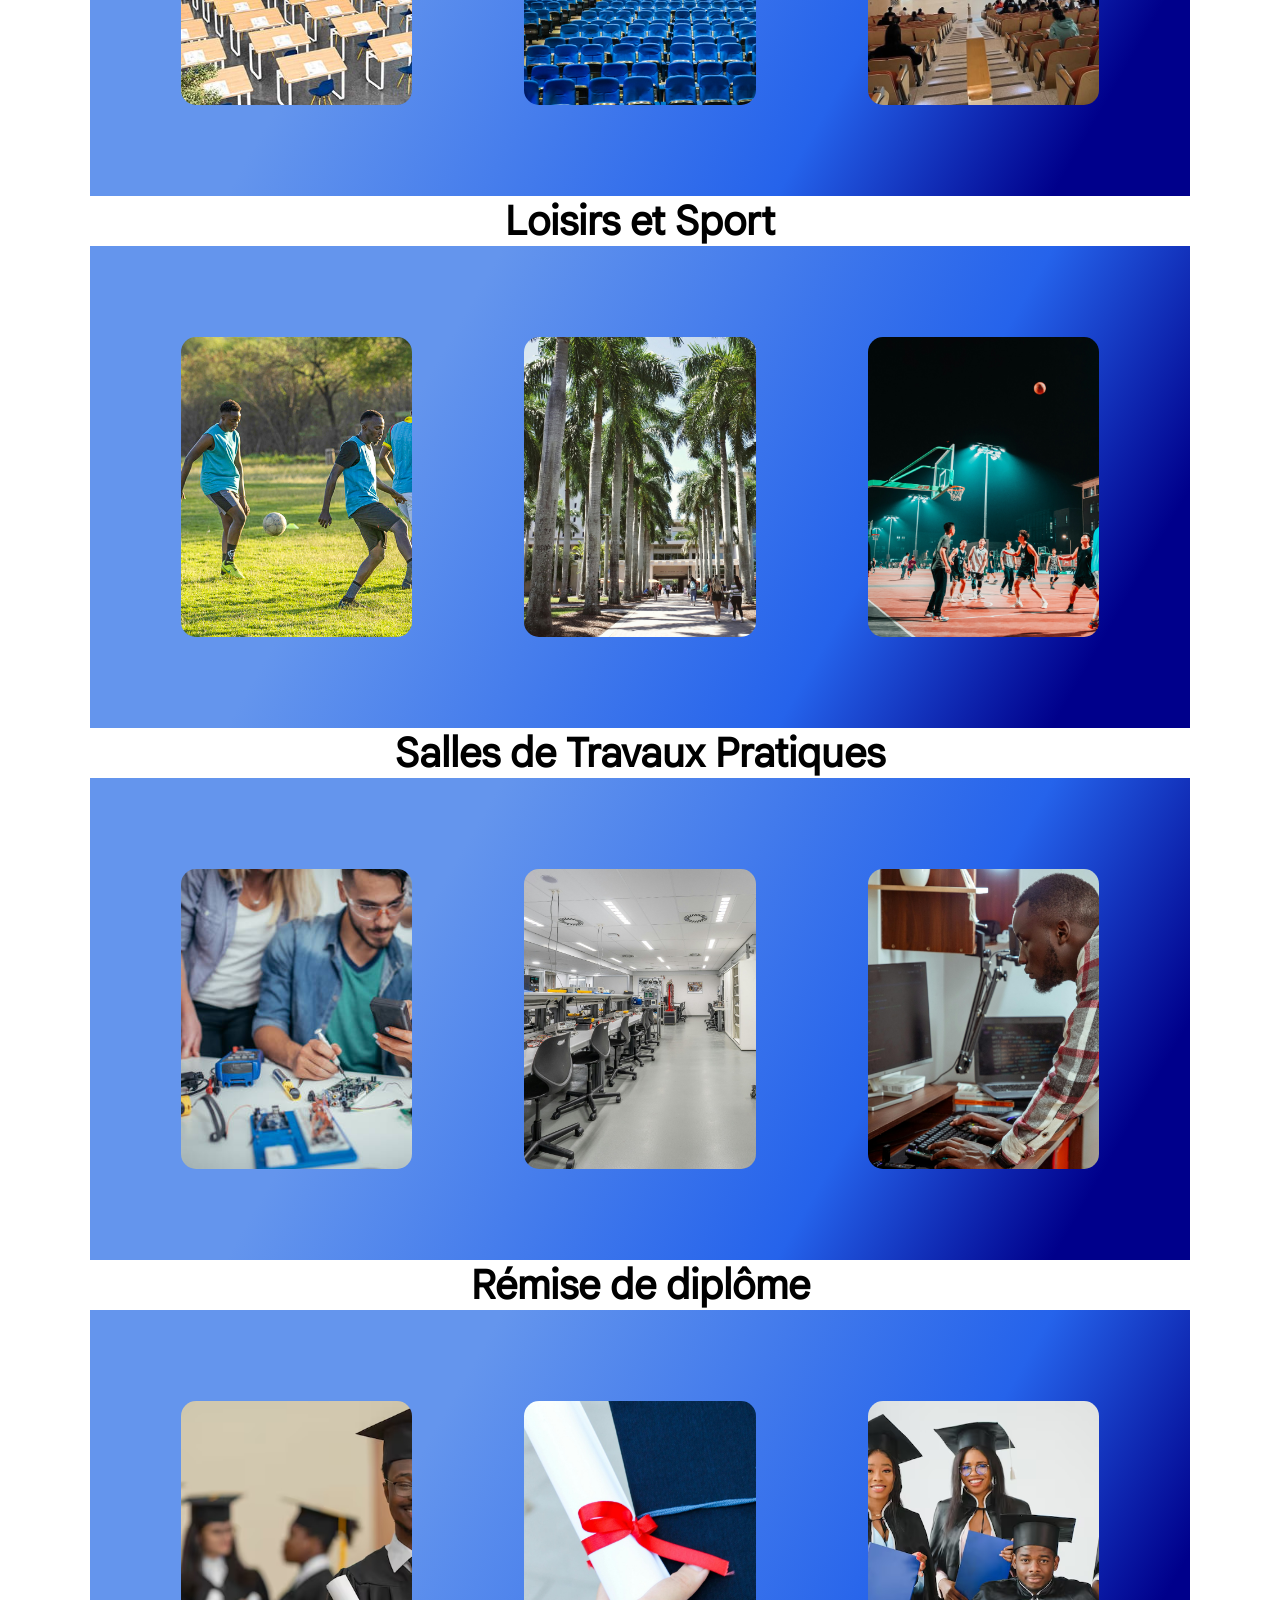
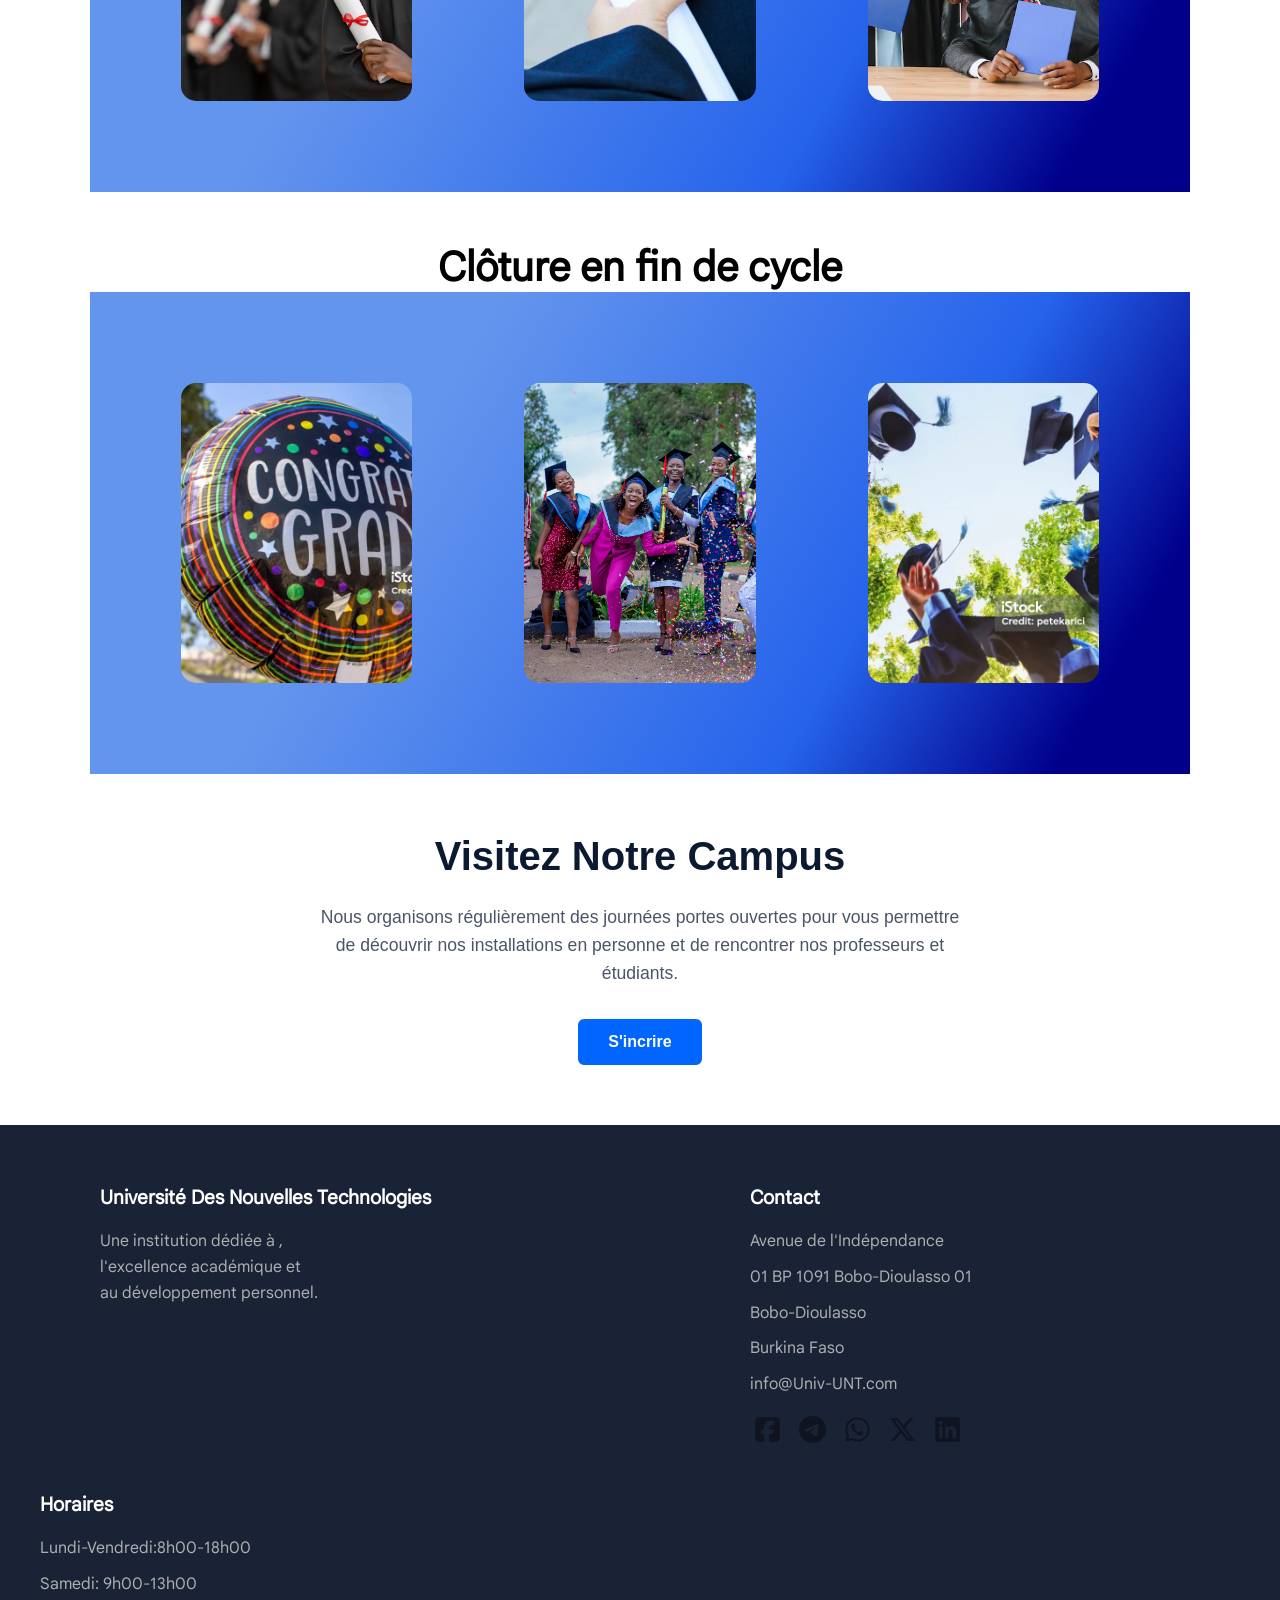
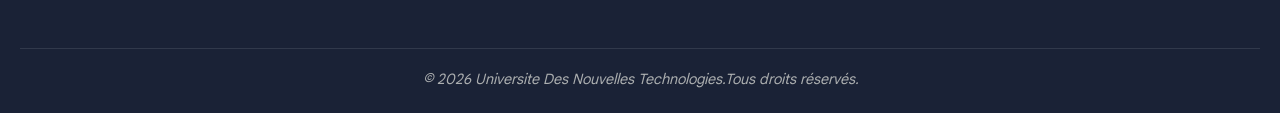
<file: galerie.html>
<!DOCTYPE html>
<html lang="fr">
<head>
    <meta charset="UTF-8">
    <meta name="viewport" content="width=device-width, initial-scale=1.0">
        <title>Université-Des-Nouvelles-Tecnologies</title>

    <link rel="stylesheet" href="styles/galerie.css">
    <link rel="stylesheet" href="styles/header.css">
    <link rel="stylesheet" href="styles/footer.css">

</head>
<body>
    <header>
        <div class="pesentation">
            <img src="assets/img/logo.png" alt="logo de l'etablissement">
            <div class="title">
                <h2>UNT</h2>
                <h3>Universite des nouvelles technologie</h3>
            </div>

        </div>
        <nav>
            <img src="assets/img/hamburger.png" alt="hamburger" id="hamburger">
            <ul>
                <li class="active"><a href="index.html">Accueil</a></li>
                <li><a href="accademie.html">Accademie</a></li>
                <li><a href="admission-page.html">Admission</a></li>
                <li><a href="galerie.html">Galerie</a></li>
            </ul>
        </nav>
        <div id="hideNav">
            <img src="assets/img/close.png" alt="close nav" id="navCloseButton">
            <ul>
                <li><a href="index.html">Accueil</a></li>
                <li class="active"><a href="accademie.html">Accademie</a></li>
                <li><a href="admission-page.html">Admission</a></li>
                <li><a href="galerie.html">Galerie</a></li>
            </ul>
        </div>
    </header>
    <main>
       <section>
       <div class="ensemble">
         <div class="batiment">
            <h4>Bâtiments de l'Université des Nouvelles Technologies </h4>
           <div class="bat">
              <div class="image-box" data-text="Campus principal">
                <img src="assets/img/batt2.jpg" alt="Campus principal" class="image-zoom">
              </div>
              <div class="image-box" data-text="Bâtiment administratif et terrain de sport">
               <img src="assets/img/bat3.jpg" alt="Bâtiment administratif" class="image-zoom">
              </div>
              <div class="image-box" data-text="Infrastructure moderne">
                <img src="assets/img/batt1.jpg" alt="Infrastructure moderne" class="image-zoom">
              </div>
           </div>
         </div>

         <div class="biblio">
           <h4>Bibliothèque</h4>
              <div class="bib">
                <div class="image-box" data-text="Bibliothèque centrale">
                   <img src="assets/img/biblio2.jpg" alt="" class="image-zoom">
                </div>
                <div class="image-box" data-text="Espace de lecture">
                   <img src="assets/img/bib4.jpg" alt="" class="image-zoom">
                </div>
                <div class="image-box" data-text="Documentation numérique">
                   <img src="assets/img/bib5.jpg" alt="" class="image-zoom">
                </div>
              </div>
         </div>

         <div class="cours">
          <h4>Salles des Cours Magistraux</h4>
            <div class="sc">
              <div class="image-box" data-text="Amphithéâtre moderne">
                 <img src="assets/img/new.jpg" alt="Amphithéâtre moderne" class="image-zoom">
              </div>
              <div class="image-box" data-text="Cours magistraux">
                <img src="assets/img/amphi.jpeg" alt="Cours magistraux" class="image-zoom">
              </div>
              <div class="image-box" data-text="Espace d'apprentissage">
                <img src="assets/img/amphi2.jpg" alt="Espace d'apprentissage" class="image-zoom">
              </div>
            </div>
         </div>

         <div class="setp">
            <h4>Loisirs et Sport</h4>
            <div  class="set">
                <div class="image-box" data-text="Activités sportives">
                 <img src="assets/img/sportsimg.jpg" alt="Activités sportives" class="image-zoom">
                </div>
                <div class="image-box" data-text="Sorties récréatives">
                  <img src="assets/img/sortie.jpeg" alt="Sorties récréatives" class="image-zoom">
                </div>
                <div class="image-box" data-text="Tournoi de basketball">
                  <img src="assets/img/basket.jpg" alt="Tournoi de basketball" class="image-zoom">
                </div>
            </div>
         </div>


         <div class="info">
            <h4>Salles de Travaux Pratiques</h4>
            <div class="tp">
               <div class="image-box" data-text="Travaux pratiques d'électronique">
                 <img src="assets/img/montage.jpg" alt="TP électronique" class="image-zoom">
               </div>
               <div class="image-box" data-text="Laboratoire technologique">
                 <img src="assets/img/salle de tech.jpeg" alt="Laboratoire technologique" class="image-zoom">
               </div>
               <div class="image-box" data-text="Salle informatique">
                  <img src="assets/img/salled'info.jpeg" alt="Salle informatique" class="image-zoom">
               </div>
            </div>
         </div>

        <div class="cloture">
            <h4>Rémise de diplôme</h4>
           <div class="clot">
             <div class="image-box" data-text="Cérémonie de remise des diplômes">
                <img src="assets/img/cloture2.avif" alt="Remise des diplômes" class="image-zoom">
             </div>
              <div class="image-box" data-text="Lauréats de la promotion">
                 <img src="assets/img/cloture1.jpeg" alt="Lauréats de la promotion" class="image-zoom">
              </div>
              <div class="image-box" data-text="Fin d'études et célébration">
                <img src="assets/img/cloture4.avif" alt="Fin d'études" class="image-zoom">
              </div>
            </div> 
        </div>

         <div class="fin-cycle">
            <h4>Clôture en fin de cycle</h4>
            <div class="finish">
                 <div class="image-box" data-text="Cérémonie de clôture">
                   <img src="assets/img/fin2.webp" alt="Cérémonie de clôture" class="image-zoom">
                 </div>
                 <div class="image-box" data-text="Promotion diplômée">
                   <img src="assets/img/fin5.jpg" alt="Promotion diplômée" class="image-zoom">
                 </div>
                 <div class="image-box" data-text="Fin de parcours universitaire">
                   <img src="assets/img/fin3.webp" alt="Fin de parcours universitaire" class="image-zoom">
                 </div>
            </div>
       </div>
       </section>
  
  
        <section class="campus-section">
          <div class="campus-container">
            <!-- Titre principal -->
            <h2 class="campus-title">Visitez Notre Campus</h2>
             <!-- Texte descriptif -->
            <p class="campus-description">Nous organisons régulièrement des journées portes ouvertes pour vous permettre de découvrir nos installations en personne et de rencontrer nos professeurs et étudiants.
            </p>
            <!-- Zone des boutons -->
            <div class="campus-buttons">
              <a href="admission-page.html" class="btn btn-primary">S'incrire</a>
            </div>
          </div>
        </section>
    </main>

<footer id="myFooter"></footer>
    <script src="script/script.js"></script>
</body>
</html>
</file>
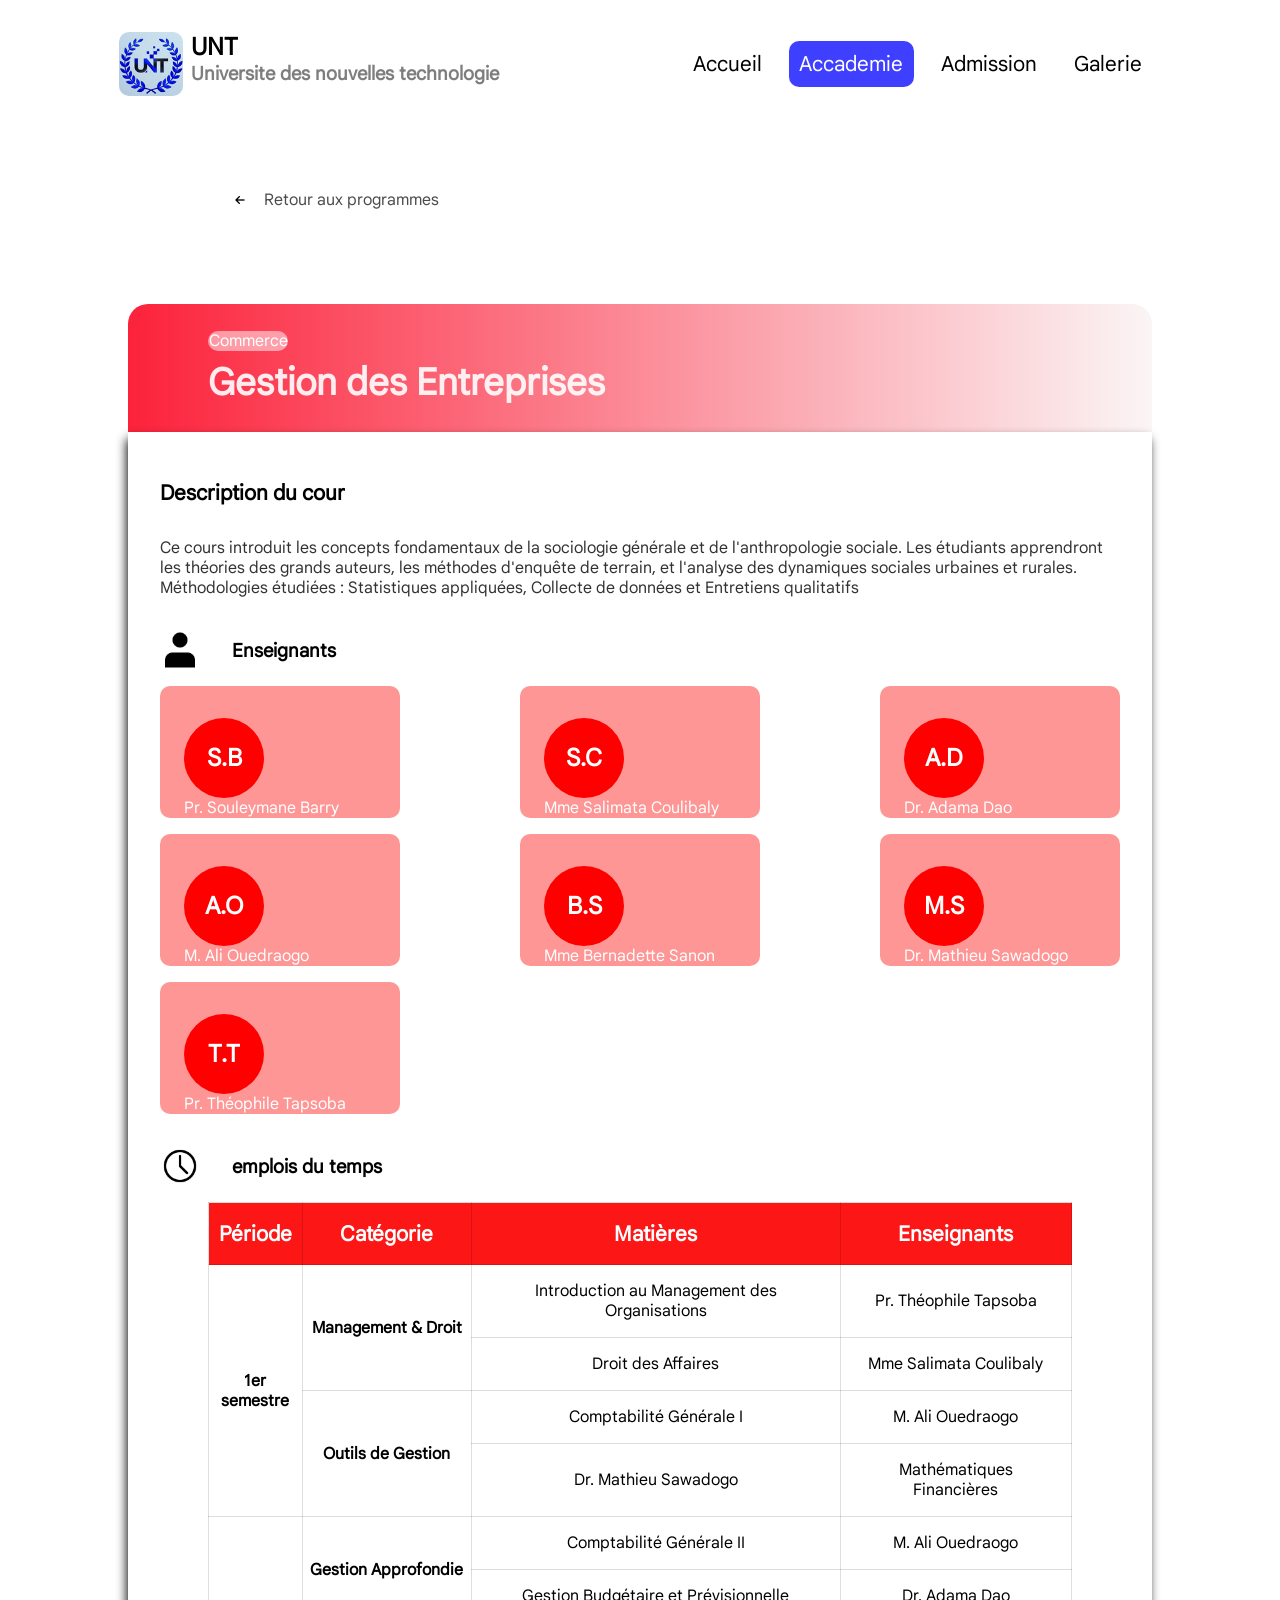
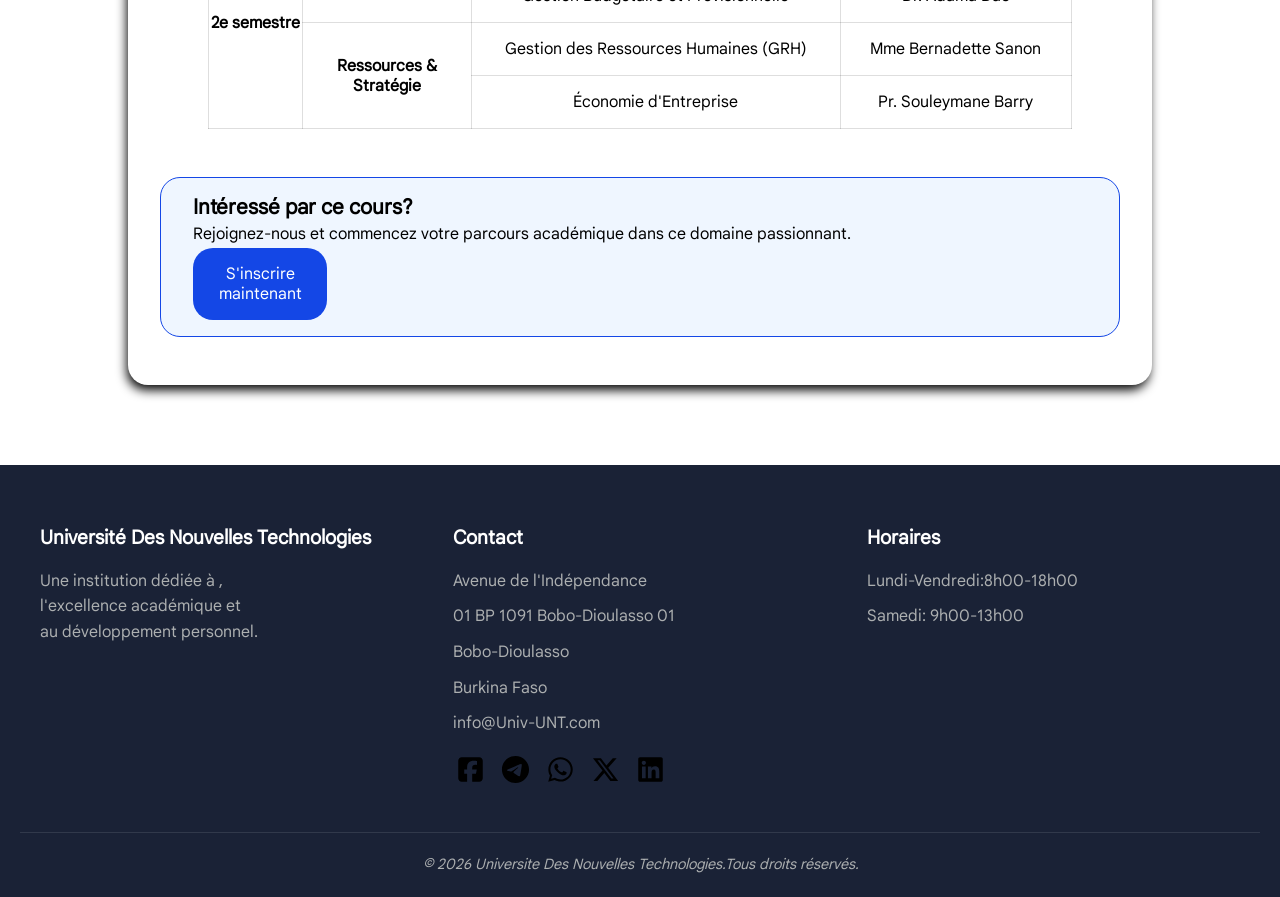
<file: gestionEntrepise.html>
<!DOCTYPE html>
<html>

<head>
    <meta charset="UTF-8">
    <meta name="viewport" content="width=device-width, initial-scale=1.0">
        <title>Université-Des-Nouvelles-Tecnologies</title>

    <link rel="stylesheet" href="styles/header.css">
    <link rel="stylesheet" href="styles/footer.css">
    <link rel="stylesheet" href="styles/academie-section.css">
</head>




<body>
    <header>
        <div class="pesentation">
            <img src="assets/img/logo.png" alt="logo de l'etablissement">
            <div class="title">
                <h2>UNT</h2>
                <h3>Universite des nouvelles technologie</h3>
            </div>

        </div>
        <nav>
            <img src="assets/img/hamburger.png" alt="hamburger" id="hamburger">
            <ul>
                <li><a href="index.html">Accueil</a></li>
                <li class="active"><a href="accademie.html">Accademie</a></li>
                <li><a href="admission-page.html">Admission</a></li>
                <li><a href="galerie.html">Galerie</a></li>
            </ul>
        </nav>
        <div id="hideNav">
            <img src="assets/img/close.png" alt="close nav" id="navCloseButton">
            <ul>
                <li><a href="index.html">Accueil</a></li>
                <li class="active"><a href="accademie.html">Accademie</a></li>
                <li><a href="admission-page.html">Admission</a></li>
                <li><a href="galerie.html">Galerie</a></li>
            </ul>
        </div>
    </header>
    <main>
        <a href="accademie.html">
            <div class="retourne"><img src="assets/img/fleche.png" alt="fleche de routour">
                <p>Retour aux programmes</p>
            </div>
        </a>


        <div class="presentation presentationCOM">
            <div class="entete enteteArt enteteInfo">
                <p>Commerce</p>
                <h2>Gestion des Entreprises</h2>
            </div>
            <div class="corps">
                <h4><strong>Description du cour</strong></h4>
                <p class="description">Ce cours introduit les concepts fondamentaux de la sociologie générale et de l'anthropologie sociale. Les étudiants apprendront les théories des grands auteurs, les méthodes d'enquête de terrain, et l'analyse des dynamiques sociales urbaines et rurales. Méthodologies étudiées : Statistiques appliquées, Collecte de données et Entretiens qualitatifs</p>
                <div class="teacherSection">
                    <div class="title">
                        <img src="assets/img/user.png" alt="icon des enseignant">
                        <h3>Enseignants</h3>
                    </div>
                    <ul class="listEnseignant">
                        <li>
                            <div class="enseignantPresentation">
                                <div class="iconeNom">
                                    <p>S.B</p>
                                </div>
                                <p>Pr. Souleymane Barry</p>
                            </div>
                        </li>

                        <li>
                            <div class="enseignantPresentation">
                                <div class="iconeNom">
                                    <p>S.C</p>
                                </div>
                                <p>Mme Salimata Coulibaly</p>
                            </div>
                        </li>
                        <li>
                            <div class="enseignantPresentation">
                                <div class="iconeNom">
                                    <p>A.D</p>
                                </div>
                                <p>Dr. Adama Dao</p>
                            </div>
                        </li>
                        <li>
                            <div class="enseignantPresentation">
                                <div class="iconeNom">
                                    <p>A.O</p>
                                </div>
                                <p>M. Ali Ouedraogo</p>
                            </div>
                        </li>
                        <li>
                            <div class="enseignantPresentation">
                                <div class="iconeNom">
                                    <p>B.S</p>
                                </div>
                                <p>Mme Bernadette Sanon</p>
                            </div>
                        </li>
                        <li>
                            <div class="enseignantPresentation">
                                <div class="iconeNom">
                                    <p>M.S</p>
                                </div>
                                <p>Dr. Mathieu Sawadogo</p>
                            </div>
                        </li>
                        <li>
                            <div class="enseignantPresentation">
                                <div class="iconeNom">
                                    <p>T.T</p>
                                </div>
                                <p>Pr. Théophile Tapsoba</p>
                            </div>
                        </li>


                    </ul>
                </div>
                <div class="emploisDuTemps">
                    <div class="title">
                        <img src="assets/img/time.png" alt="icon de l'emplois tu temps">
                        <h3>emplois du temps</h3>
                    </div>
                    <div class="emploisDuTempsTableContainer">
                        <table>
                            <thead>
                                <tr>
                                    <th>Période</th>
                                    <th>Catégorie</th>
                                    <th>Matières</th>
                                    <th>Enseignants</th>
                                </tr>
                            </thead>
                            <tbody>
                                <tr>
                                    <th rowspan="4">1er semestre</th>
                                    <th rowspan="2">Management & Droit</th>
                                    <td>Introduction au Management des Organisations</td>
                                    <td>Pr. Théophile Tapsoba</td>
                                </tr>
                                <tr>
                                    <td>Droit des Affaires</td>
                                    <td>Mme Salimata Coulibaly</td>
                                </tr>
                                <tr>
                                    <th rowspan="2">Outils de Gestion</th>
                                    <td>Comptabilité Générale I</td>
                                    <td>M. Ali Ouedraogo</td>
                                </tr>
                                <tr>
                                    <td>Dr. Mathieu Sawadogo</td>
                                    <td>Mathématiques Financières</td>
                                </tr>
                                <tr>
                                    <th rowspan="4">2e semestre</th>
                                    <th rowspan="2">Gestion Approfondie</th>
                                    <td>Comptabilité Générale II</td>
                                    <td>M. Ali Ouedraogo</td>
                                </tr>
                                <tr>
                                    <td>Gestion Budgétaire et Prévisionnelle</td>
                                    <td>Dr. Adama Dao</td>
                                </tr>
                                <tr>
                                    <th rowspan="2">Ressources & Stratégie</th>
                                    <td>Gestion des Ressources Humaines (GRH)</td>
                                    <td>Mme Bernadette Sanon</td>
                                </tr>
                                <tr>
                                    <td>Économie d'Entreprise</td>
                                    <td>Pr. Souleymane Barry</td>
                                </tr>
                                <tr></tr>
                            </tbody>
                        </table>
                    </div>
                </div>
                <div class="Insciption">
                        <h4>Intéressé par ce cours?</h4>
                        <p>Rejoignez-nous et commencez votre parcours académique dans ce domaine passionnant.</p>
                        <a href="admission-page.html">S'inscrire maintenant</a>
                    </div>
            </div>
        </div>
    </main>
    <footer id="myFooter"></footer>
    <script src="script/script.js"></script>
</body>

</html>
</file>
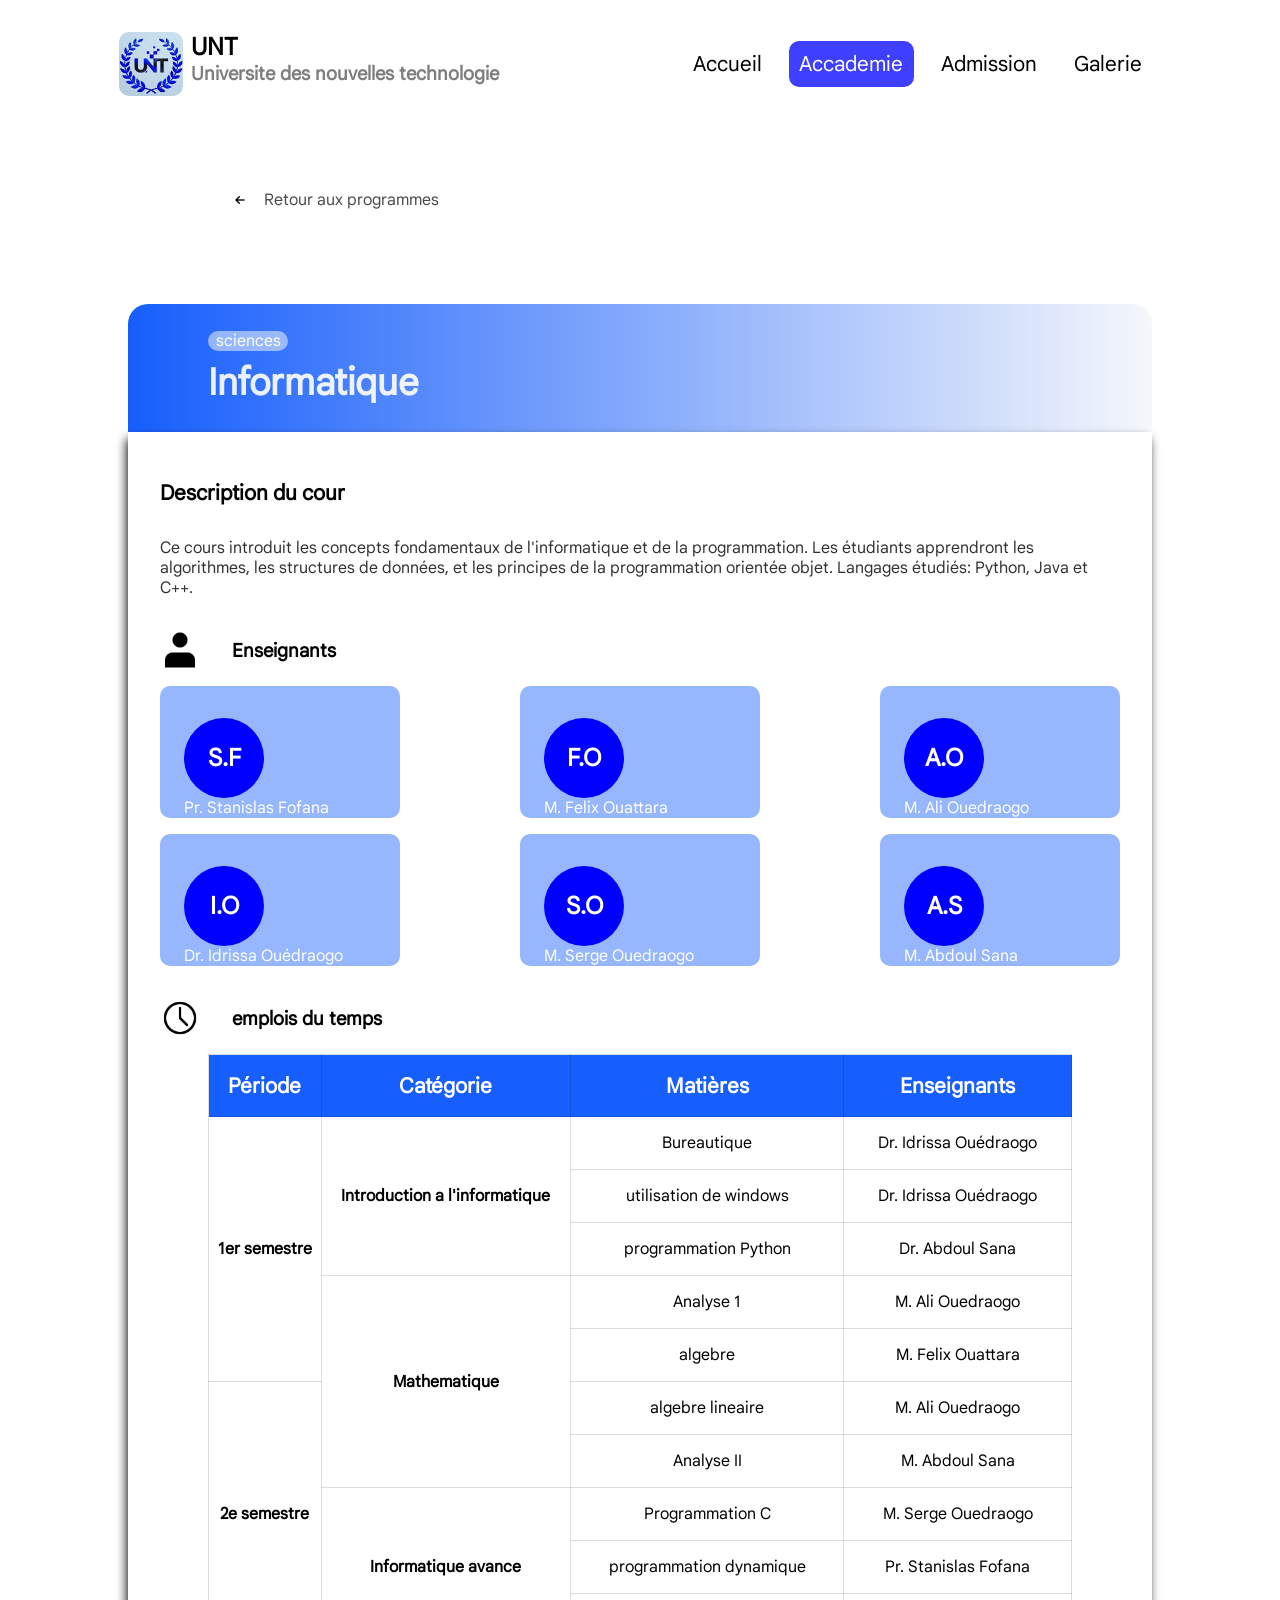
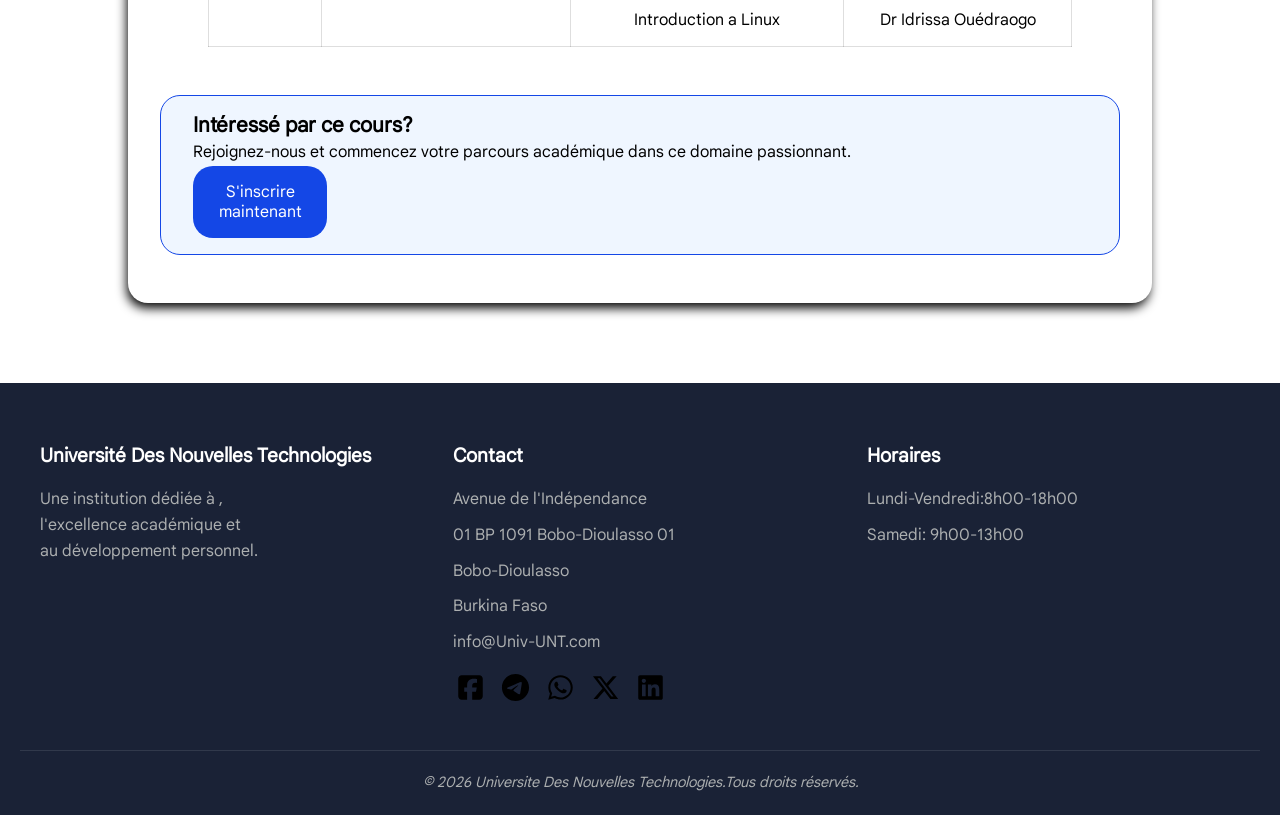
<file: informatique.html>
<!DOCTYPE html>
<html>

<head>
    <meta charset="UTF-8">
    <meta name="viewport" content="width=device-width, initial-scale=1.0">
    <title>Université-Des-Nouvelles-Tecnologies</title>

    <link rel="stylesheet" href="styles/header.css">
    <link rel="stylesheet" href="styles/academie-section.css">
    <link rel="stylesheet" href="styles/footer.css">

</head>




<body>
    <header>
        <div class="pesentation">
            <img src="assets/img/logo.png" alt="logo de l'etablissement">
            <div class="title">
                <h2>UNT</h2>
                <h3>Universite des nouvelles technologie</h3>
            </div>

        </div>
        <nav>
            <img src="assets/img/hamburger.png" alt="hamburger" id="hamburger">
            <ul>
                <li><a href="index.html">Accueil</a></li>
                <li class="active"><a href="accademie.html">Accademie</a></li>
                <li><a href="admission-page.html">Admission</a></li>
                <li><a href="galerie.html">Galerie</a></li>
            </ul>
        </nav>
        <div id="hideNav">
            <img src="assets/img/close.png" alt="close nav" id="navCloseButton">
            <ul>
                <li><a href="index.html">Accueil</a></li>
                <li class="active"><a href="accademie.html">Accademie</a></li>
                <li><a href="admission-page.html">Admission</a></li>
                <li><a href="galerie.html">Galerie</a></li>
            </ul>
        </div>
    </header>
    <main>
        <a href="accademie.html">
            <div class="retourne"><img src="assets/img/fleche.png" alt="fleche de routour">
                <p>Retour aux programmes</p>
            </div>
        </a>


        <div class="presentation">
            <div class="entete enteteScience enteteInfo">
                <p>sciences</p>
                <h2>Informatique</h2>
            </div>
            <div class="corps">
                <h4><strong>Description du cour</strong></h4>
                <p class="description">Ce cours introduit les concepts fondamentaux de l'informatique et de la
                    programmation. Les étudiants apprendront les algorithmes, les structures de données, et les
                    principes de la programmation orientée objet. Langages étudiés: Python, Java et C++.</p>
                <div class="teacherSection">
                    <div class="title">
                        <img src="assets/img/user.png" alt="icon des enseignant">
                        <h3>Enseignants</h3>
                    </div>
                    <ul class="listEnseignant">
                        <li>
                            <div class="enseignantPresentation">
                                <div class="iconeNom">
                                    <p>S.F</p>
                                </div>
                                <p>Pr. Stanislas Fofana</p>
                            </div>
                        </li>

                        <li>
                            <div class="enseignantPresentation">
                                <div class="iconeNom">
                                    <p>F.O</p>
                                </div>
                                <p>M. Felix Ouattara</p>
                            </div>
                        </li>
                        <li>
                            <div class="enseignantPresentation">
                                <div class="iconeNom">
                                    <p>A.O</p>
                                </div>
                                <p>M. Ali Ouedraogo</p>
                            </div>
                        </li>
                        <li>
                            <div class="enseignantPresentation">
                                <div class="iconeNom">
                                    <p>I.O</p>
                                </div>
                                <p>Dr. Idrissa Ouédraogo</p>
                            </div>
                        </li>
                        <li>
                            <div class="enseignantPresentation">
                                <div class="iconeNom">
                                    <p>S.O</p>
                                </div>
                                <p>M. Serge Ouedraogo</p>
                            </div>
                        </li>
                        <li>
                            <div class="enseignantPresentation">
                                <div class="iconeNom">
                                    <p>A.S</p>
                                </div>
                                <p>M. Abdoul Sana</p>
                            </div>
                        </li>


                    </ul>
                </div>
                <div class="emploisDuTemps">
                    <div class="title">
                        <img src="assets/img/time.png" alt="icon de l'emplois tu temps">
                        <h3>emplois du temps</h3>
                    </div>
                    <div class="emploisDuTempsTableContainer">
                        <table>
                            <thead>
                                <tr>
                                    <th>Période</th>
                                    <th>Catégorie</th>
                                    <th>Matières</th>
                                    <th>Enseignants</th>
                                </tr>
                            </thead>
                            <tbody>
                                <tr>
                                    <th rowspan="5">1er semestre</th>
                                    <th rowspan="3">Introduction a l'informatique</th>
                                    <td>Bureautique</td>
                                    <td>Dr. Idrissa Ouédraogo</td>
                                </tr>
                                <tr>
                                    <td>utilisation de windows</td>
                                    <td>Dr. Idrissa Ouédraogo</td>
                                </tr>
                                <tr>
                                    <td>programmation Python</td>
                                    <td>Dr. Abdoul Sana</td>
                                </tr>
                                <tr>
                                    <th rowspan="4">Mathematique</th>
                                    <td>Analyse 1</td>
                                    <td>M. Ali Ouedraogo</td>
                                </tr>
                                <tr>
                                    <td>algebre</td>
                                    <td>M. Felix Ouattara</td>
                                </tr>
                                <tr>
                                    <th rowspan="5">2e semestre</th>
                                    <td>algebre lineaire</td>
                                    <td>M. Ali Ouedraogo</td>
                                </tr>
                                <tr>
                                    <td>Analyse II</td>
                                    <td>M. Abdoul Sana</td>
                                </tr>
                                <tr>
                                    <th rowspan="3">Informatique avance</th>
                                    <td>Programmation C</td>
                                    <td>M. Serge Ouedraogo</td>
                                </tr>
                                <tr>
                                    <td>programmation dynamique</td>
                                    <td>Pr. Stanislas Fofana</td>
                                </tr>
                                <tr>
                                    <td>Introduction a Linux</td>
                                    <td>Dr Idrissa Ouédraogo</td>
                                </tr>
                            </tbody>
                        </table>
                    </div>
                </div>
                <div class="Insciption">
                    <h4>Intéressé par ce cours?</h4>
                    <p>Rejoignez-nous et commencez votre parcours académique dans ce domaine passionnant.</p>
                    <a href="admission-page.html">S'inscrire maintenant</a>
                </div>
            </div>
        </div>
    </main>
    <footer id="myFooter"></footer>
    <script src="script/script.js"></script>
</body>

</html>
</file>
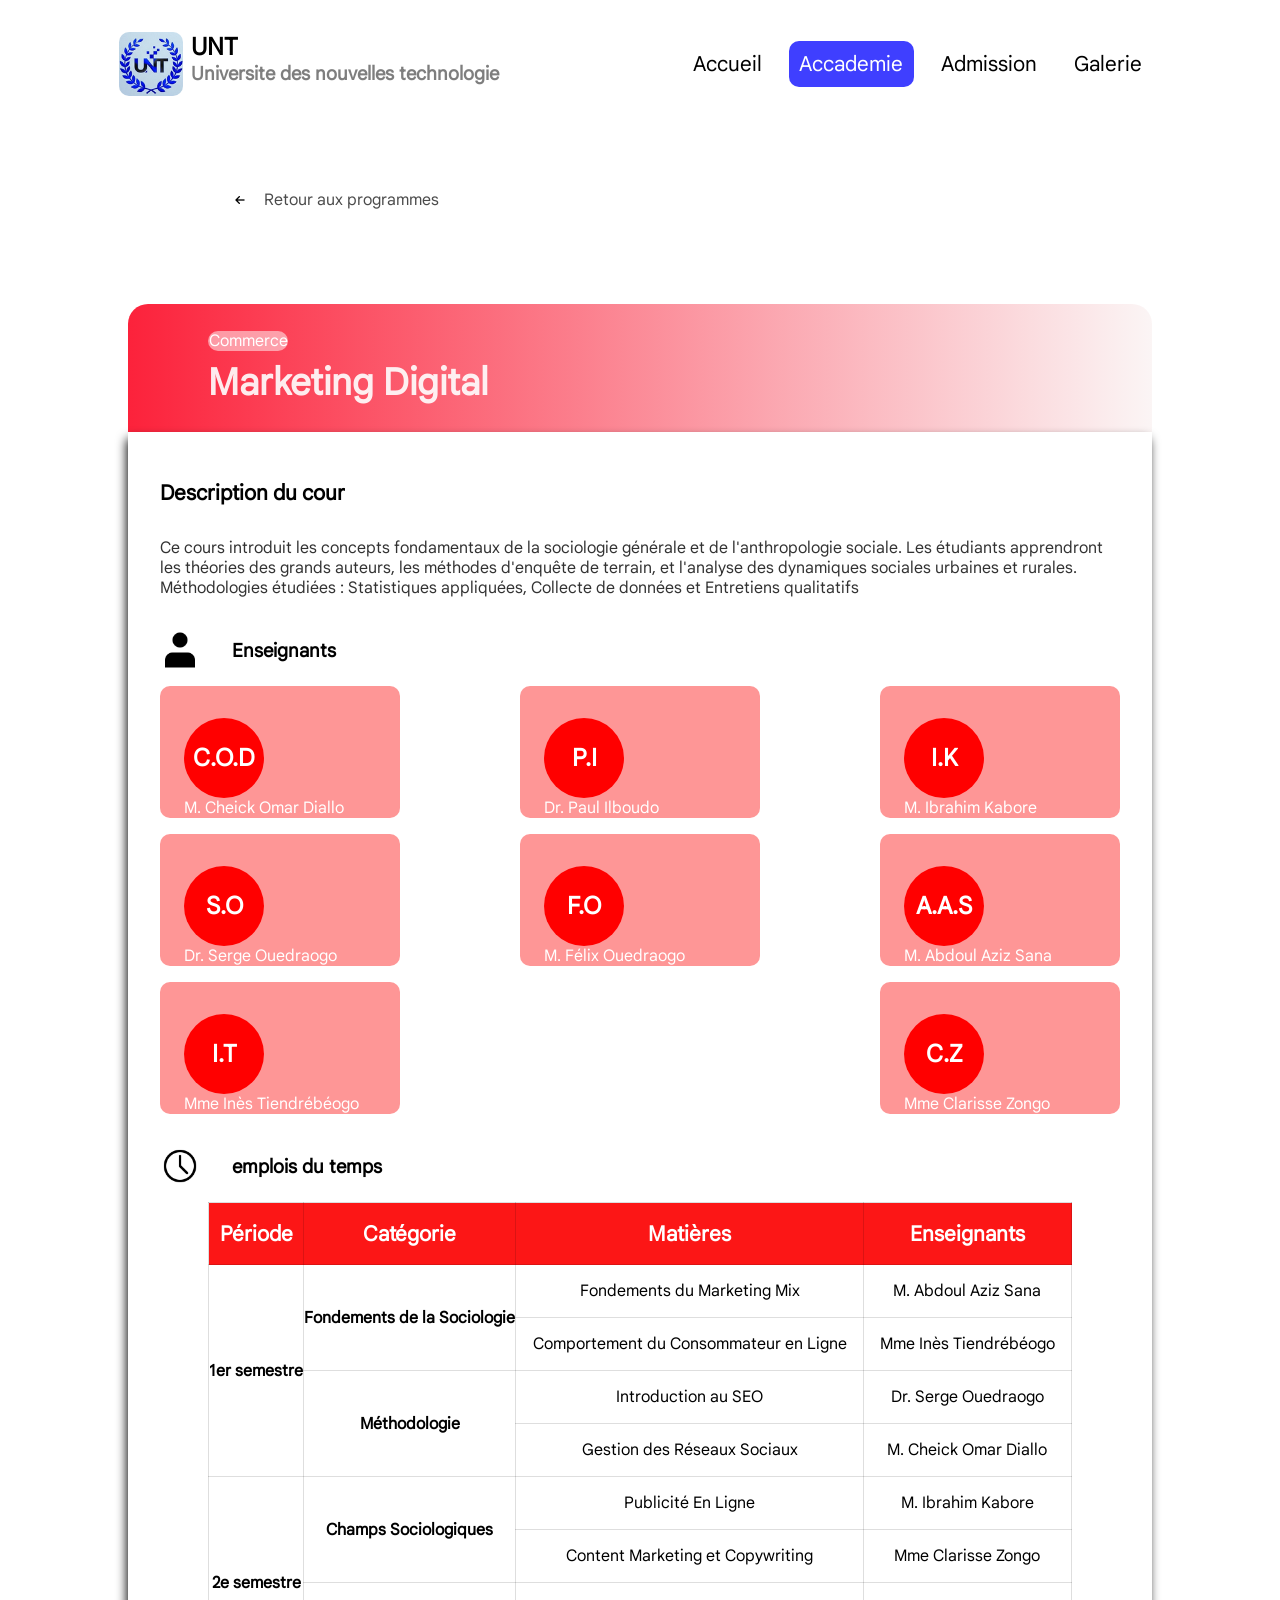
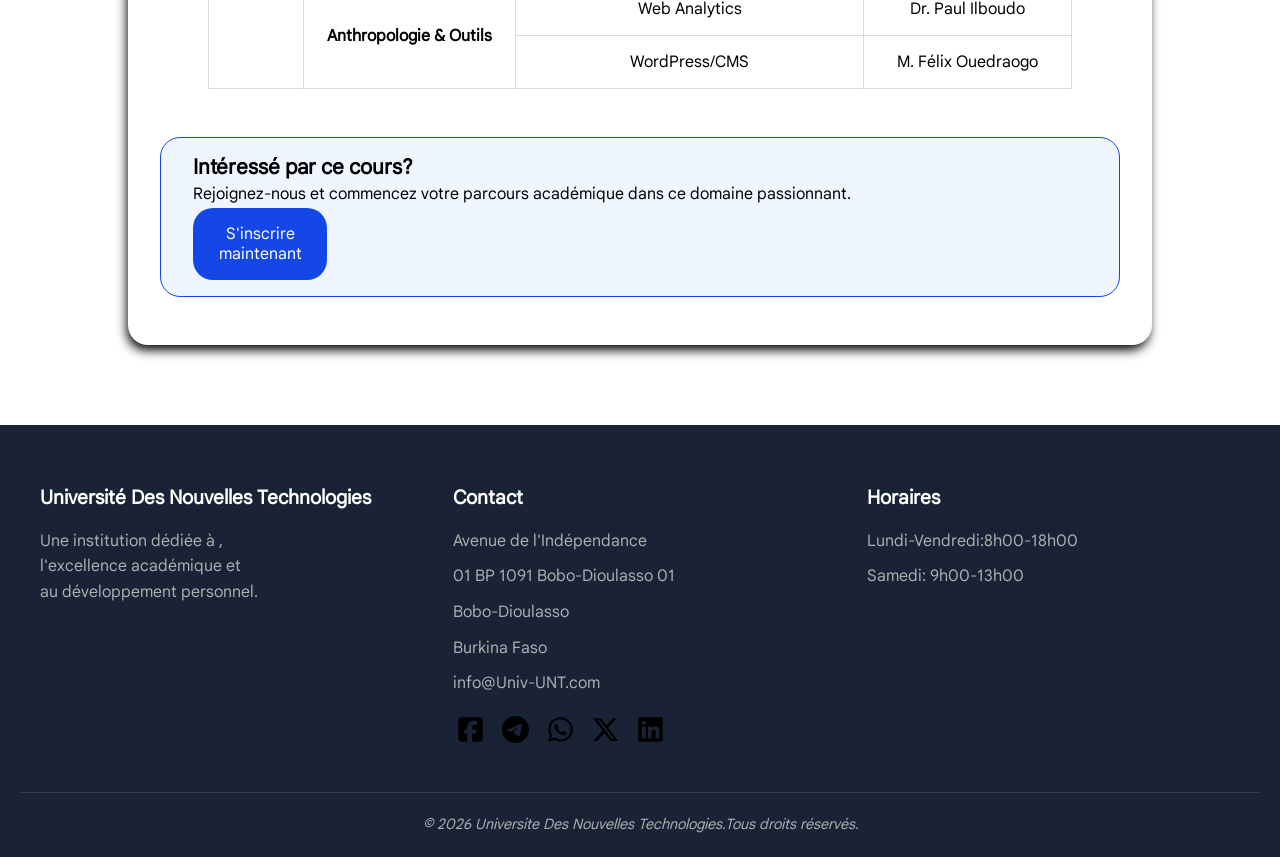
<file: marketingDigit.html>
<!DOCTYPE html>
<html>

<head>
    <meta charset="UTF-8">
    <meta name="viewport" content="width=device-width, initial-scale=1.0">
        <title>Université-Des-Nouvelles-Tecnologies</title>

    <link rel="stylesheet" href="styles/header.css">
    <link rel="stylesheet" href="styles/footer.css">
    <link rel="stylesheet" href="styles/academie-section.css">
</head>




<body>
    <header>
        <div class="pesentation">
            <img src="assets/img/logo.png" alt="logo de l'etablissement">
            <div class="title">
                <h2>UNT</h2>
                <h3>Universite des nouvelles technologie</h3>
            </div>

        </div>
        <nav>
            <img src="assets/img/hamburger.png" alt="hamburger" id="hamburger">
            <ul>
                <li><a href="index.html">Accueil</a></li>
                <li class="active"><a href="accademie.html">Accademie</a></li>
                <li><a href="admission-page.html">Admission</a></li>
                <li><a href="galerie.html">Galerie</a></li>
            </ul>
        </nav>
        <div id="hideNav">
            <img src="assets/img/close.png" alt="close nav" id="navCloseButton">
            <ul>
                <li><a href="index.html">Accueil</a></li>
                <li class="active"><a href="accademie.html">Accademie</a></li>
                <li><a href="admission-page.html">Admission</a></li>
                <li><a href="galerie.html">Galerie</a></li>
            </ul>
        </div>
    </header>
    <main>
        <a href="accademie.html">
            <div class="retourne"><img src="assets/img/fleche.png" alt="fleche de routour">
                <p>Retour aux programmes</p>
            </div>
        </a>


        <div class="presentation presentationCOM">
            <div class="entete enteteArt enteteInfo">
                <p>Commerce</p>
                <h2>Marketing Digital</h2>
            </div>
            <div class="corps">
                <h4><strong>Description du cour</strong></h4>
                <p class="description">Ce cours introduit les concepts fondamentaux de la sociologie générale et de l'anthropologie sociale. Les étudiants apprendront les théories des grands auteurs, les méthodes d'enquête de terrain, et l'analyse des dynamiques sociales urbaines et rurales. Méthodologies étudiées : Statistiques appliquées, Collecte de données et Entretiens qualitatifs</p>
                <div class="teacherSection">
                    <div class="title">
                        <img src="assets/img/user.png" alt="icon des enseignant">
                        <h3>Enseignants</h3>
                    </div>
                    <ul class="listEnseignant">
                        <li>
                            <div class="enseignantPresentation">
                                <div class="iconeNom">
                                    <p>C.O.D</p>
                                </div>
                                <p>M. Cheick Omar Diallo</p>
                            </div>
                        </li>

                        <li>
                            <div class="enseignantPresentation">
                                <div class="iconeNom">
                                    <p>P.I</p>
                                </div>
                                <p>Dr. Paul Ilboudo</p>
                            </div>
                        </li>
                        <li>
                            <div class="enseignantPresentation">
                                <div class="iconeNom">
                                    <p>I.K</p>
                                </div>
                                <p>M. Ibrahim Kabore</p>
                            </div>
                        </li>
                        <li>
                            <div class="enseignantPresentation">
                                <div class="iconeNom">
                                    <p>S.O</p>
                                </div>
                                <p>Dr. Serge Ouedraogo</p>
                            </div>
                        </li>
                        <li>
                            <div class="enseignantPresentation">
                                <div class="iconeNom">
                                    <p>F.O</p>
                                </div>
                                <p>M. Félix Ouedraogo</p>
                            </div>
                        </li>
                        <li>
                            <div class="enseignantPresentation">
                                <div class="iconeNom">
                                    <p>A.A.S</p>
                                </div>
                                <p>M. Abdoul Aziz Sana</p>
                            </div>
                        </li>
                        <li>
                            <div class="enseignantPresentation">
                                <div class="iconeNom">
                                    <p>I.T</p>
                                </div>
                                <p>Mme Inès Tiendrébéogo</p>
                            </div>
                        </li>
                        <li>
                            <div class="enseignantPresentation">
                                <div class="iconeNom">
                                    <p>C.Z</p>
                                </div>
                                <p>Mme Clarisse Zongo</p>
                            </div>
                        </li>


                    </ul>
                </div>
                <div class="emploisDuTemps">
                    <div class="title">
                        <img src="assets/img/time.png" alt="icon de l'emplois tu temps">
                        <h3>emplois du temps</h3>
                    </div>
                    <div class="emploisDuTempsTableContainer">
                        <table>
                            <thead>
                                <tr>
                                    <th>Période</th>
                                    <th>Catégorie</th>
                                    <th>Matières</th>
                                    <th>Enseignants</th>
                                </tr>
                            </thead>
                            <tbody>
                                <tr>
                                    <th rowspan="4">1er semestre</th>
                                    <th rowspan="2">Fondements de la Sociologie</th>
                                    <td>Fondements du Marketing Mix</td>
                                    <td>M. Abdoul Aziz Sana</td>
                                </tr>
                                <tr>
                                    <td>Comportement du Consommateur en Ligne</td>
                                    <td>Mme Inès Tiendrébéogo</td>
                                </tr>
                                <tr>
                                    <th rowspan="2">Méthodologie</th>
                                    <td>Introduction au SEO</td>
                                    <td>Dr. Serge Ouedraogo</td>
                                </tr>
                                <tr>
                                    <td>Gestion des Réseaux Sociaux</td>
                                    <td>M. Cheick Omar Diallo</td>
                                </tr>
                                <tr>
                                    <th rowspan="4">2e semestre</th>
                                    <th rowspan="2">Champs Sociologiques</th>
                                    <td>Publicité En Ligne</td>
                                    <td>M. Ibrahim Kabore</td>
                                </tr>
                                <tr>
                                    <td>Content Marketing et Copywriting</td>
                                    <td>Mme Clarisse Zongo</td>
                                </tr>
                                <tr>
                                    <th rowspan="2">Anthropologie & Outils</th>
                                    <td>Web Analytics</td>
                                    <td>Dr. Paul Ilboudo</td>
                                </tr>
                                <tr>
                                    <td>WordPress/CMS</td>
                                    <td>M. Félix Ouedraogo</td>
                                </tr>
                                <tr></tr>
                            </tbody>
                        </table>
                    </div>
                </div>
                <div class="Insciption">
                        <h4>Intéressé par ce cours?</h4>
                        <p>Rejoignez-nous et commencez votre parcours académique dans ce domaine passionnant.</p>
                        <a href="admission-page.html">S'inscrire maintenant</a>
                    </div>
            </div>
        </div>
    </main>
    <footer id="myFooter"></footer>

    <script src="script/script.js"></script>
</body>

</html>
</file>
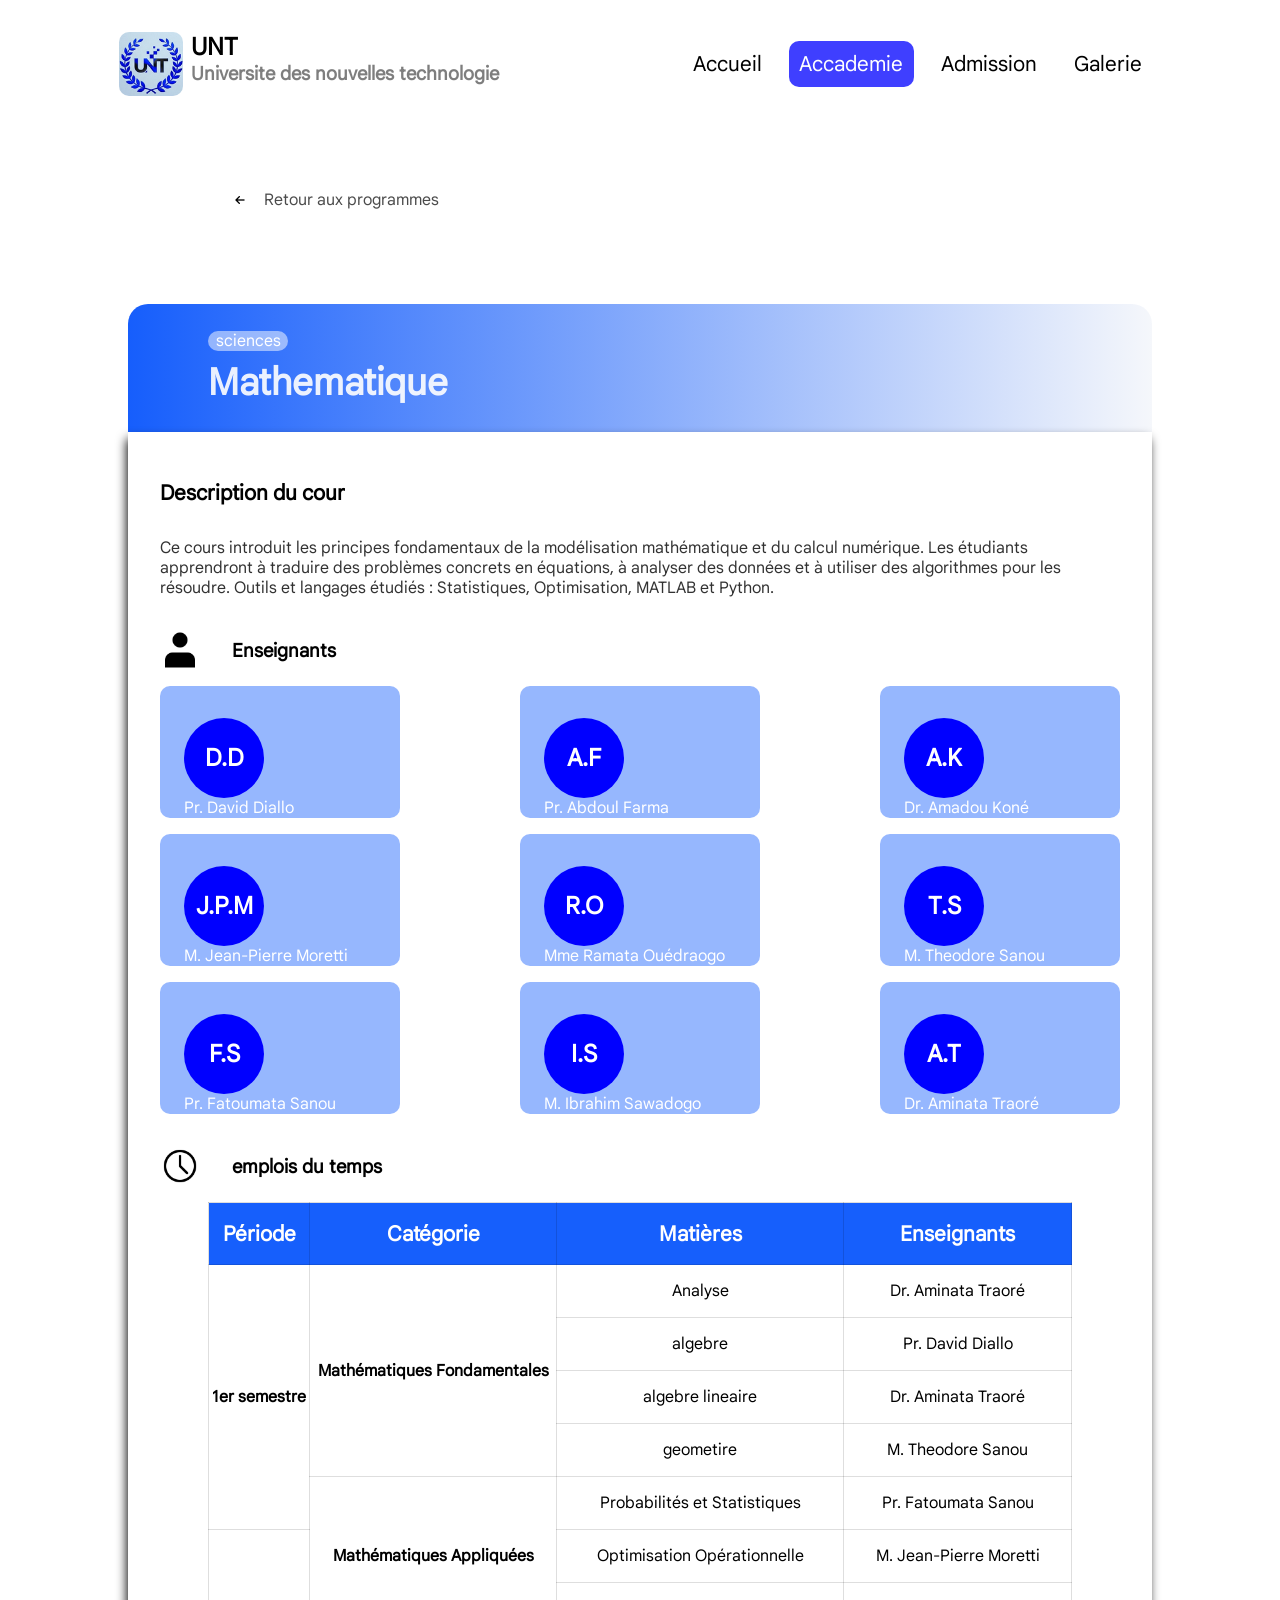
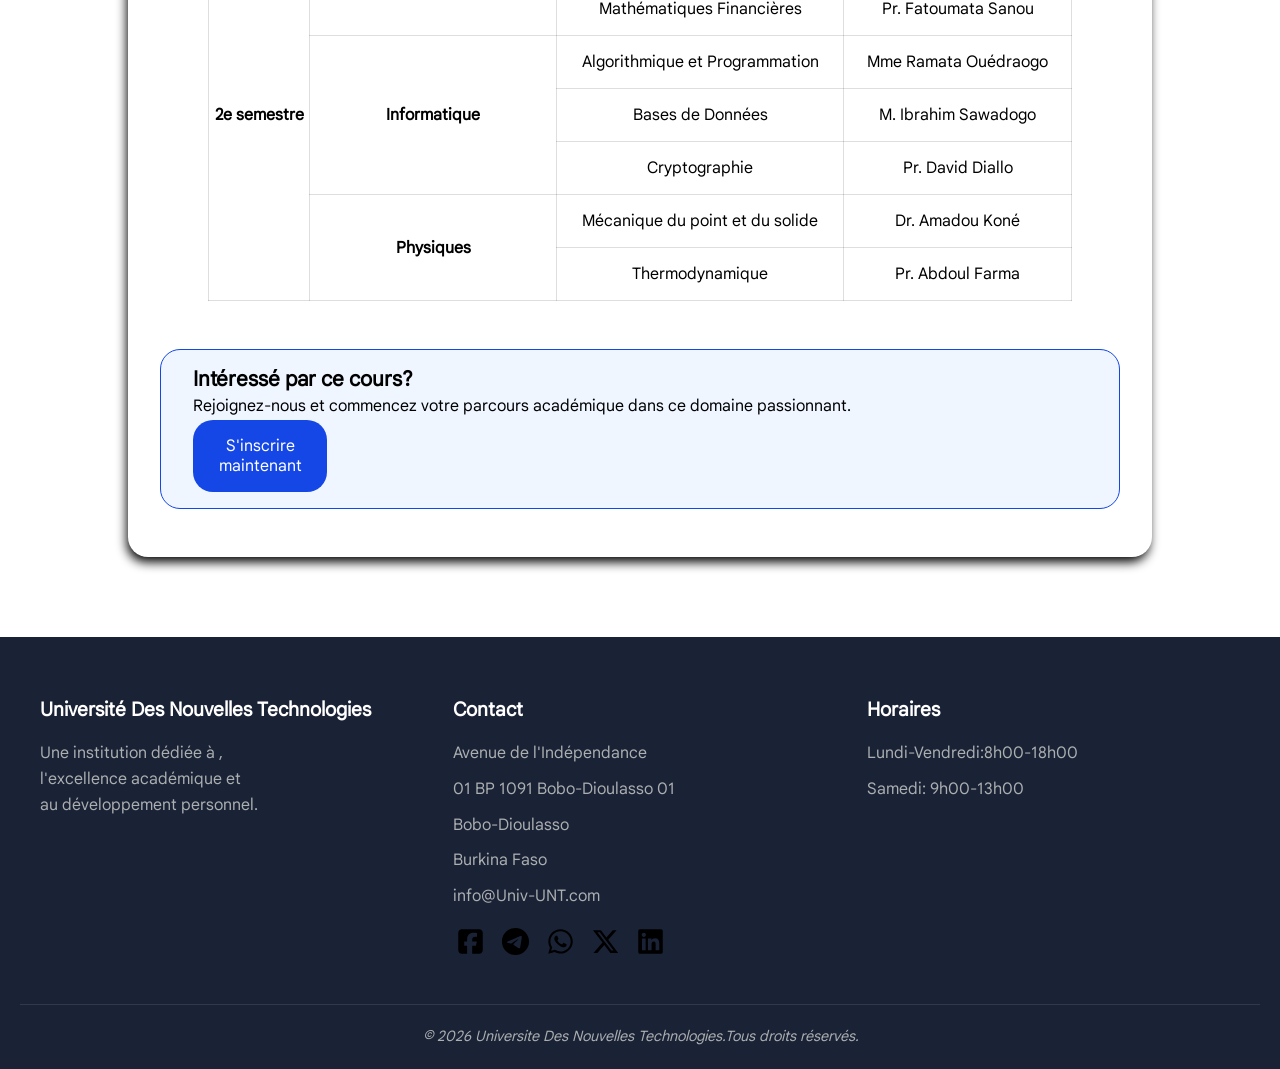
<file: mathematique.html>
<!DOCTYPE html>
<html>

<head>
    <meta charset="UTF-8">
    <meta name="viewport" content="width=device-width, initial-scale=1.0">    <title>Université-Des-Nouvelles-Tecnologies</title>

    <link rel="stylesheet" href="styles/header.css">
    <link rel="stylesheet" href="styles/footer.css">
    <link rel="stylesheet" href="styles/academie-section.css">
</head>




<body>
    <header>
        <div class="pesentation">
            <img src="assets/img/logo.png" alt="logo de l'etablissement">
            <div class="title">
                <h2>UNT</h2>
                <h3>Universite des nouvelles technologie</h3>
            </div>

        </div>
        <nav>
            <img src="assets/img/hamburger.png" alt="hamburger" id="hamburger">
            <ul>
                <li><a href="index.html">Accueil</a></li>
                <li class="active"><a href="accademie.html">Accademie</a></li>
                <li><a href="admission-page.html">Admission</a></li>
                <li><a href="galerie.html">Galerie</a></li>
            </ul>
        </nav>
        <div id="hideNav">
            <img src="assets/img/close.png" alt="close nav" id="navCloseButton">
            <ul>
                <li><a href="index.html">Accueil</a></li>
                <li class="active"><a href="accademie.html">Accademie</a></li>
                <li><a href="admission-page.html">Admission</a></li>
                <li><a href="galerie.html">Galerie</a></li>
            </ul>
        </div>
    </header>
    <main>

        <a href="accademie.html">
            <div class="retourne"><img src="assets/img/fleche.png" alt="fleche de routour">
                <p>Retour aux programmes</p>
            </div>
        </a>


        <div class="presentation">
            <div class="entete enteteScience enteteMath">
                <p>sciences</p>
                <h2>Mathematique</h2>
            </div>
            <div class="corps">
                <h4><strong>Description du cour</strong></h4>
                <p class="description">Ce cours introduit les principes fondamentaux de la modélisation mathématique et
                    du calcul numérique. Les étudiants apprendront à traduire des problèmes concrets en équations, à
                    analyser des données et à utiliser des algorithmes pour les résoudre. Outils et langages étudiés :
                    Statistiques, Optimisation, MATLAB et Python.</p>
                <div class="teacherSection">
                    <div class="title">
                        <img src="assets/img/user.png" alt="icon des enseignant">
                        <h3>Enseignants</h3>
                    </div>
                    <ul class="listEnseignant">
                        <li>
                            <div class="enseignantPresentation">
                                <div class="iconeNom">
                                    <p>D.D</p>
                                </div>
                                <p>Pr. David Diallo</p>
                            </div>
                        </li>

                        <li>
                            <div class="enseignantPresentation">
                                <div class="iconeNom">
                                    <p>A.F</p>
                                </div>
                                <p>Pr. Abdoul Farma</p>
                            </div>
                        </li>
                        <li>
                            <div class="enseignantPresentation">
                                <div class="iconeNom">
                                    <p>A.K</p>
                                </div>
                                <p>Dr. Amadou Koné</p>
                            </div>
                        </li>
                        <li>
                            <div class="enseignantPresentation">
                                <div class="iconeNom">
                                    <p>J.P.M</p>
                                </div>
                                <p>M. Jean-Pierre Moretti</p>
                            </div>
                        </li>
                        <li>
                            <div class="enseignantPresentation">
                                <div class="iconeNom">
                                    <p>R.O</p>
                                </div>
                                <p>Mme Ramata Ouédraogo</p>
                            </div>
                        </li>
                        <li>
                            <div class="enseignantPresentation">
                                <div class="iconeNom">
                                    <p>T.S</p>
                                </div>
                                <p>M. Theodore Sanou</p>
                            </div>
                        </li>
                        <li>
                            <div class="enseignantPresentation">
                                <div class="iconeNom">
                                    <p>F.S</p>
                                </div>
                                <p>Pr. Fatoumata Sanou</p>
                            </div>
                        </li>
                        <li>
                            <div class="enseignantPresentation">
                                <div class="iconeNom">
                                    <p>I.S</p>
                                </div>
                                <p>M. Ibrahim Sawadogo</p>
                            </div>
                        </li>
                        <li>
                            <div class="enseignantPresentation">
                                <div class="iconeNom">
                                    <p>A.T</p>
                                </div>
                                <p>Dr. Aminata Traoré</p>
                            </div>
                        </li>

                    </ul>
                </div>
                <div class="emploisDuTemps">
                    <div class="title">
                        <img src="assets/img/time.png" alt="icon de l'emplois tu temps">
                        <h3>emplois du temps</h3>
                    </div>
                    <div class="emploisDuTempsTableContainer">
                        <table>
                            <thead>
                                <tr>
                                    <th>Période</th>
                                    <th>Catégorie</th>
                                    <th>Matières</th>
                                    <th>Enseignants</th>
                                </tr>
                            </thead>
                            <tbody>
                                <tr>
                                    <th rowspan="5">1er semestre</th>
                                    <th rowspan="4">Mathématiques Fondamentales</th>
                                    <td>Analyse</td>
                                    <td>Dr. Aminata Traoré</td>
                                </tr>
                                <tr>
                                    <td>algebre</td>
                                    <td>Pr. David Diallo</td>
                                </tr>
                                <tr>
                                    <td>algebre lineaire</td>
                                    <td>Dr. Aminata Traoré</td>
                                </tr>
                                <tr>
                                    <td>geometire</td>
                                    <td>M. Theodore Sanou</td>
                                </tr>
                                <tr>
                                    <th rowspan="3">Mathématiques Appliquées</th>
                                    <td>Probabilités et Statistiques</td>
                                    <td>Pr. Fatoumata Sanou</td>
                                </tr>
                                <tr>
                                    <th rowspan="7">2e semestre</td>
                                    <td>Optimisation Opérationnelle</td>
                                    <td>M. Jean-Pierre Moretti</td>
                                </tr>
                                <tr>
                                    <td>Mathématiques Financières</td>
                                    <td>Pr. Fatoumata Sanou</td>
                                </tr>
                                <tr>
                                    <th rowspan="3">Informatique</th>
                                    <td>Algorithmique et Programmation</td>
                                    <td>Mme Ramata Ouédraogo</td>
                                </tr>
                                <tr>
                                    <td>Bases de Données</td>
                                    <td>M. Ibrahim Sawadogo</td>
                                </tr>
                                <tr>
                                    <td>Cryptographie</td>
                                    <td>Pr. David Diallo</td>
                                </tr>
                                <tr>
                                    <th rowspan="2">Physiques</th>
                                    <td>Mécanique du point et du solide</td>
                                    <td>Dr. Amadou Koné</td>
                                </tr>
                                <tr>
                                    <td>Thermodynamique</td>
                                    <td>Pr. Abdoul Farma</td>
                                </tr>
                        </table>
                    </div>
                </div>
                <div class="Insciption">
                        <h4>Intéressé par ce cours?</h4>
                        <p>Rejoignez-nous et commencez votre parcours académique dans ce domaine passionnant.</p>
                        <a href="admission-page.html">S'inscrire maintenant</a>
                    </div>
            </div>
        </div>
    </main>

    <footer id="myFooter"></footer>

    <script src="script/script.js"></script>
</body>

</html>
</file>
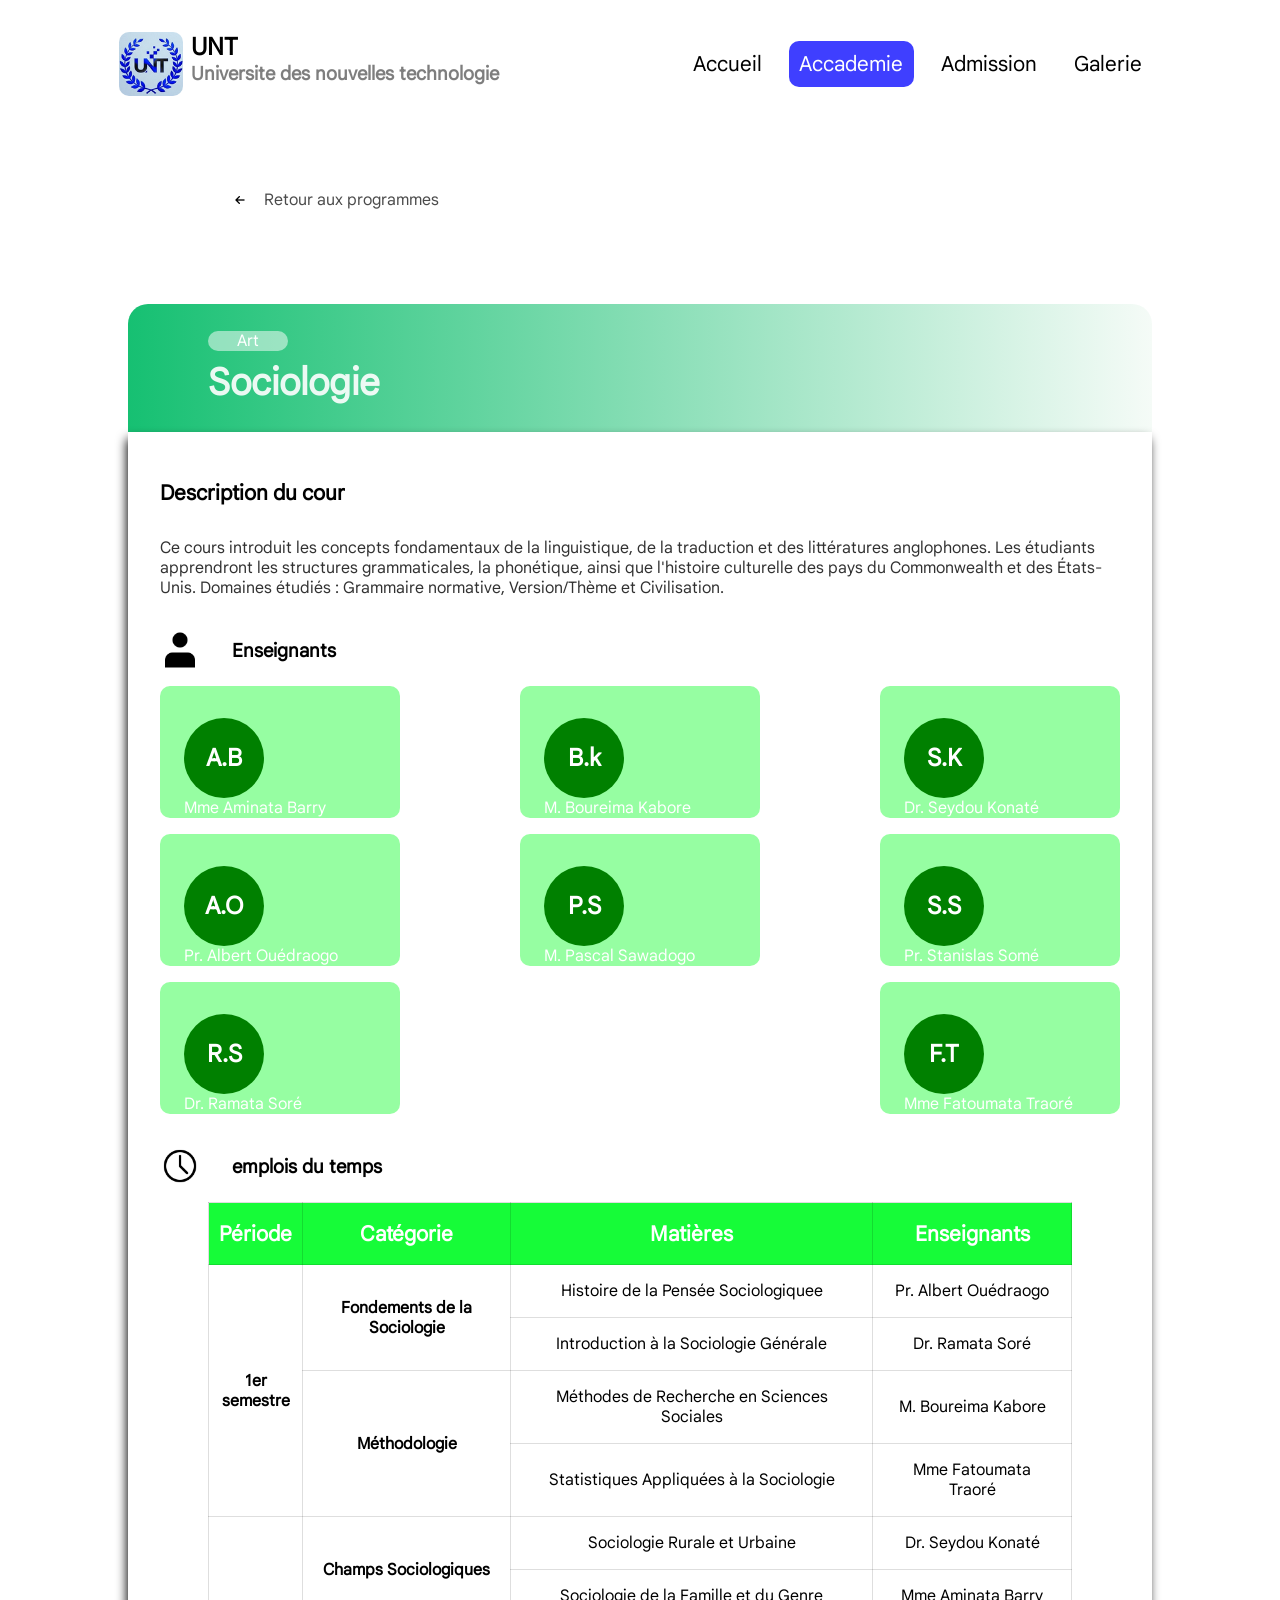
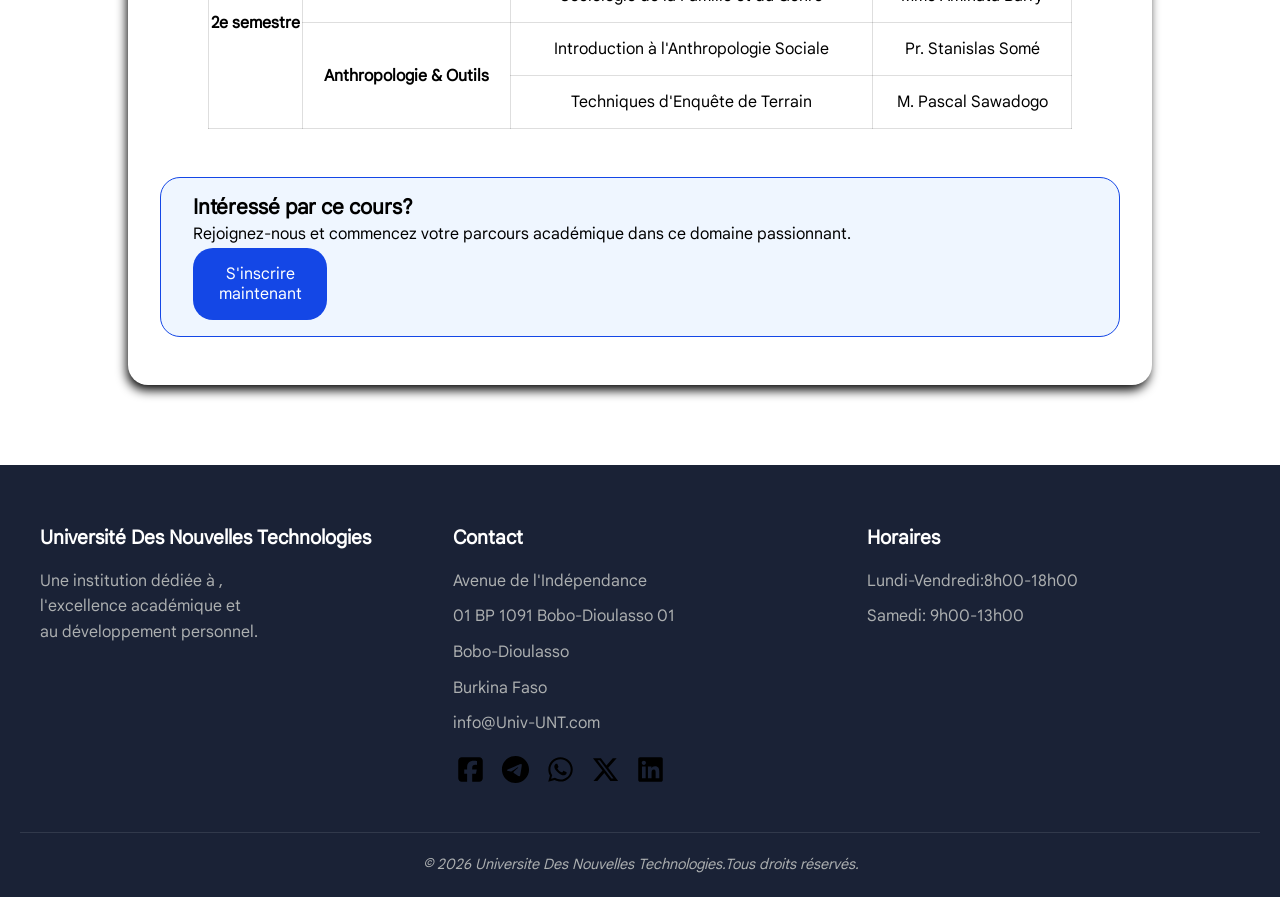
<file: sociologie.html>
<!DOCTYPE html>
<html>

<head>
    <meta charset="UTF-8">
    <meta name="viewport" content="width=device-width, initial-scale=1.0">
        <title>Université-Des-Nouvelles-Tecnologies</title>

    <link rel="stylesheet" href="styles/header.css">
    <link rel="stylesheet" href="styles/footer.css">
    <link rel="stylesheet" href="styles/academie-section.css">
</head>




<body>
    <header>
        <div class="pesentation">
            <img src="assets/img/logo.png" alt="logo de l'etablissement">
            <div class="title">
                <h2>UNT</h2>
                <h3>Universite des nouvelles technologie</h3>
            </div>

        </div>
        <nav>
            <img src="assets/img/hamburger.png" alt="hamburger" id="hamburger">
            <ul>
                <li><a href="index.html">Accueil</a></li>
                <li class="active"><a href="accademie.html">Accademie</a></li>
                <li><a href="admission-page.html">Admission</a></li>
                <li><a href="galerie.html">Galerie</a></li>
            </ul>
        </nav>
        <div id="hideNav">
            <img src="assets/img/close.png" alt="close nav" id="navCloseButton">
            <ul>
                <li><a href="index.html">Accueil</a></li>
                <li class="active"><a href="accademie.html">Accademie</a></li>
                <li><a href="admission-page.html">Admission</a></li>
                <li><a href="galerie.html">Galerie</a></li>
            </ul>
        </div>
    </header>
    <main>
        <a href="accademie.html">
            <div class="retourne"><img src="assets/img/fleche.png" alt="fleche de routour">
                <p>Retour aux programmes</p>
            </div>
        </a>


        <div class="presentation presentationArt">
            <div class="entete enteteArt enteteInfo">
                <p>Art</p>
                <h2>Sociologie</h2>
            </div>
            <div class="corps">
                <h4><strong>Description du cour</strong></h4>
                <p class="description">Ce cours introduit les concepts fondamentaux de la linguistique, de la traduction
                    et des littératures anglophones. Les étudiants apprendront les structures grammaticales, la
                    phonétique, ainsi que l'histoire culturelle des pays du Commonwealth et des États-Unis. Domaines
                    étudiés : Grammaire normative, Version/Thème et Civilisation.</p>
                <div class="teacherSection">
                    <div class="title">
                        <img src="assets/img/user.png" alt="icon des enseignant">
                        <h3>Enseignants</h3>
                    </div>
                    <ul class="listEnseignant">
                        <li>
                            <div class="enseignantPresentation">
                                <div class="iconeNom">
                                    <p>A.B</p>
                                </div>
                                <p>Mme Aminata Barry</p>
                            </div>
                        </li>

                        <li>
                            <div class="enseignantPresentation">
                                <div class="iconeNom">
                                    <p>B.k</p>
                                </div>
                                <p>M. Boureima Kabore</p>
                            </div>
                        </li>
                        <li>
                            <div class="enseignantPresentation">
                                <div class="iconeNom">
                                    <p>S.K</p>
                                </div>
                                <p>Dr. Seydou Konaté</p>
                            </div>
                        </li>
                        <li>
                            <div class="enseignantPresentation">
                                <div class="iconeNom">
                                    <p>A.O</p>
                                </div>
                                <p>Pr. Albert Ouédraogo</p>
                            </div>
                        </li>
                        <li>
                            <div class="enseignantPresentation">
                                <div class="iconeNom">
                                    <p>P.S</p>
                                </div>
                                <p>M. Pascal Sawadogo</p>
                            </div>
                        </li>
                        <li>
                            <div class="enseignantPresentation">
                                <div class="iconeNom">
                                    <p>S.S</p>
                                </div>
                                <p>Pr. Stanislas Somé</p>
                            </div>
                        </li>
                        <li>
                            <div class="enseignantPresentation">
                                <div class="iconeNom">
                                    <p>R.S</p>
                                </div>
                                <p>Dr. Ramata Soré</p>
                            </div>
                        </li>
                        <li>
                            <div class="enseignantPresentation">
                                <div class="iconeNom">
                                    <p>F.T</p>
                                </div>
                                <p>Mme Fatoumata Traoré</p>
                            </div>
                        </li>


                    </ul>
                </div>
                <div class="emploisDuTemps">
                    <div class="title">
                        <img src="assets/img/time.png" alt="icon de l'emplois tu temps">
                        <h3>emplois du temps</h3>
                    </div>
                    <div class="emploisDuTempsTableContainer">
                        <table>
                            <thead>
                                <tr>
                                    <th>Période</th>
                                    <th>Catégorie</th>
                                    <th>Matières</th>
                                    <th>Enseignants</th>
                                </tr>
                            </thead>
                            <tbody>
                                <tr>
                                    <th rowspan="4">1er semestre</th>
                                    <th rowspan="2">Fondements de la Sociologie</th>
                                    <td>Histoire de la Pensée Sociologiquee</td>
                                    <td>Pr. Albert Ouédraogo</td>
                                </tr>
                                <tr>
                                    <td>Introduction à la Sociologie Générale</td>
                                    <td>Dr. Ramata Soré</td>
                                </tr>
                                <tr>
                                    <th rowspan="2">Méthodologie</th>
                                    <td>Méthodes de Recherche en Sciences Sociales</td>
                                    <td>M. Boureima Kabore</td>
                                </tr>
                                <tr>
                                    <td>Statistiques Appliquées à la Sociologie</td>
                                    <td>Mme Fatoumata Traoré</td>
                                </tr>
                                <tr>
                                    <th rowspan="4">2e semestre</th>
                                    <th rowspan="2">Champs Sociologiques</th>
                                    <td>Sociologie Rurale et Urbaine</td>
                                    <td>Dr. Seydou Konaté</td>
                                </tr>
                                <tr>
                                    <td>Sociologie de la Famille et du Genre</td>
                                    <td>Mme Aminata Barry</td>
                                </tr>
                                <tr>
                                    <th rowspan="2">Anthropologie & Outils</th>
                                    <td>Introduction à l'Anthropologie Sociale</td>
                                    <td>Pr. Stanislas Somé</td>
                                </tr>
                                <tr>
                                    <td>Techniques d'Enquête de Terrain</td>
                                    <td>M. Pascal Sawadogo</td>
                                </tr>
                                <tr></tr>
                            </tbody>
                        </table>
                    </div>
                </div>
                <div class="Insciption">
                        <h4>Intéressé par ce cours?</h4>
                        <p>Rejoignez-nous et commencez votre parcours académique dans ce domaine passionnant.</p>
                        <a href="admission-page.html">S'inscrire maintenant</a>
                    </div>
            </div>
        </div>
    </main>
    <footer id="myFooter"></footer>
    <script src="script/script.js"></script>
</body>

</html>
</file>
<file: styles/acceuil.css>
@font-face {
    font-family: 'Google Sans';
    src: url('../assets/font/Google_Sans/static/GoogleSans_17pt-Regular.ttf') format('truetype');
}


* {
    margin: 0;
    padding: 0;
    box-sizing: border-box;
}

body {
    font-family: "Google Sans", sans-serif;
    overflow-x: hidden;
    background-color: #f5f5f5;
}

main {
    padding-top: 70px;
}

nav ul {
    position: relative;
    display: flex;
    gap: 10px;
    flex-direction: row;
    margin-right: 1%;
}



main .main2 {
    min-height: calc(100vh - 70px);
    height: auto;
    background-image: url("../assets/img/bgAcceuil.jpg");
    background-position: center;
    background-size: cover;
    background-repeat: no-repeat;
    background-color: rgba(0, 0, 0, 0.73);
    background-blend-mode: multiply;
    display: flex;
    align-items: center;
    justify-content: center;
    padding: 40px 20px;
}

main .main2 .carre1 {
    max-width: 800px;
    width: 100%;
    text-align: left;
}

main .main2 h4 {
    font-size: clamp(1.8rem, 5vw, 3rem);
    font-weight: 900;
    line-height: 1.2;
    color: white;
    margin-bottom: 1.5rem;
}

main .main2 p {
    color: rgba(255, 255, 255, 0.88);
    font-family: 'Inter', sans-serif;
    font-size: clamp(0.95rem, 2vw, 1.1rem);
    font-weight: 500;
    line-height: 1.65;
    max-width: 600px;
    margin-bottom: 2rem;
}

main .main2 .carre1 .btn1 {
    padding: 14px 32px;
    border-radius: 8px;
    border: none;
    cursor: pointer;
    background-color: white;
    transition: transform 0.15s, box-shadow 0.15s;
}

main .main2 .carre1 .btn1:hover {
    transform: translateY(-2px);
    box-shadow: 0 6px 20px rgba(0, 0, 0, 0.3);
}

main .main2 .carre1 .btn1 a {
    text-decoration: none;
    color: #1e3a8f;
    font-size: 1rem;
    font-weight: 700;
}



main .main3 {
    padding: 60px 20px;
    max-width: 1200px;
    margin: 0 auto;
}

main .main3 h3 {
    text-align: center;
    margin-bottom: 40px;
    font-size: clamp(1.8rem, 4vw, 2.5rem);
}

main .main3 .pourmain3 {
    display: flex;
    flex-direction: row;
    align-items: center;
    gap: 40px;
    padding: 30px;
    background: linear-gradient(90deg, rgba(218, 223, 232, 1) 0%, rgba(245, 247, 251, 1) 100%);
    border-radius: 12px;
}

main .main3 .pourmain3 img {
    width: 45%;
    max-height: 400px;
    object-fit: cover;
    border-radius: 10px;
}

main .main3 .pourmain3 p {
    width: 55%;
    font-weight: 500;
    font-size: 1.1rem;
    line-height: 1.6;
    color: #333;
}



main .main4 {
    padding: 40px 20px;
    width: 80%;
    margin: 0 auto;
}

main .main4 .im .propo {
    display: grid;
    grid-template-columns: repeat(auto-fit, minmax(150px, 1fr));
    gap: 15px;
    list-style: none;
}

main .main4 .im .propo img {
    width: 100%;
    height: 150px;
    object-fit: cover;
    border-radius: 8px;
    transition: transform 0.3s ease;
}

main .main4 .im .propo img:hover {
    transform: scale(1.05);
}


.Bigmain {
    background-color: #f9f9f9;
    padding: 60px 20px;
}

.main5 {
    max-width: 1200px;
    margin: 0 auto;
}

.A {
    display: grid;
    grid-template-columns: repeat(auto-fit, minmax(220px, 1fr));
    gap: 20px;
    margin-bottom: 60px;
}

.carre-a {
    background-color: white;
    padding: 30px 20px;
    display: flex;
    flex-direction: column;
    align-items: center;
    text-align: center;
    border-radius: 8px;
    box-shadow: 0 4px 6px rgba(0,0,0,0.05);
}

.carre-a img {
    height: 60px;
    width: 60px;
    object-fit: contain;
    margin-bottom: 20px;
}

.carre-a h6 {
    font-size: 1.1rem;
    font-weight: 700;
    margin-bottom: 10px;
}

.carre-a p {
    font-size: 0.95rem;
    color: #666;
}

.main5-b {
    background-color: #ffffff;
    border-radius: 16px;
    padding: 40px 30px;
    box-shadow: 0 4px 10px rgba(0,0,0,0.05);
}

.B .main5-b h3 {
    text-align: center;
    margin-bottom: 30px;
    font-size: 2rem;
}

.conteneur {
    display: grid;
    grid-template-columns: repeat(auto-fit, minmax(280px, 1fr));
    gap: 30px;
}

.conteneur > div {
    padding: 10px;
}

.B .main5-b h4 {
    color: #3b82f6;
    font-size: 1.2rem;
    margin-bottom: 15px;
    font-weight: 700;
}

.B .main5-b p {
    color: #555;
    line-height: 1.6;
}



.main6 {
    padding: 60px 20px;
    text-align: center;
    background-color: #EBEBED;
}

.main6 h3 {
    font-size: clamp(1.8rem, 4vw, 2.3rem);
    font-weight: 800;
    margin-bottom: 15px;
}

.main6 p {
    font-size: 1.1rem;
    margin-bottom: 30px;
    color: #444;
}

.bout {
    display: flex;
    justify-content: center;
    gap: 20px;
    flex-wrap: wrap;
}

.bout button {
    padding: 15px 30px;
    border-radius: 7px;
    font-size: 1rem;
    font-weight: 600;
    cursor: pointer;
    border: none;
    transition: background 0.2s;
}

.bta {
    background-color: #0062ff;
    color: #ffffff;
}

.bta:hover {
    background-color: #063af6;
}

.bta a {
    color: #ffffff;
    text-decoration: none;
}

.btb {
    background-color: #ffffff;
    border: 2px solid #3b82f6;
}

.btb:hover {
    background-color: aliceblue;
}

.btb a {
    color: #3b82f6;
    text-decoration: none;
}

/* ========================================== FOOTER ========================================== */



@media (max-width: 992px) {
    main .main3 .pourmain3 {
        flex-direction: column;
        text-align: center;
    }

    main .main3 .pourmain3 img {
        width: 100%;
        max-width: 500px;
    }

    main .main3 .pourmain3 p {
        width: 100%;
    }
}

@media (max-width: 768px) {
    main {
        padding-top: 60px;
    }

    main .main2 {
        padding-top: 40px;
    }
    
    .foot {
        flex-direction: column;
        gap: 30px;
    }
}
</file>
<file: styles/header.css>
@font-face {
    font-family: 'Google Sans';
    src: url('../assets/font/Google_Sans/static/GoogleSans_17pt-Regular.ttf') format('truetype');
}



* {
    margin: 0;
    padding: 0;
    box-sizing: border-box;
}

body {
    font-family: "Google Sans", sans-serif;
    background-color: white;
}

a {
    text-decoration: none;
    color: black;
}

ul li {
    list-style: none;
}

header {
    padding: 2em;
    width: 100vw;
    height: 8em;
    display: flex;
    background-color: white;
    justify-content: space-around;
    position: fixed;
    z-index: 10;
    top: 0;

}

header .pesentation {
    /* background-color: aqua; */
    display: flex;
    height: 4em;

}

header img {
    height: 100%;
    border-radius: 10px;
}

header nav img {
    display: none;
}

header .title {
    margin-left: .5em;
}

header .title h3 {
    opacity: 0.5;
}

header #hideNav {
    display: none;
}

header nav {
    /*background-color: beige; */
    width: 40%;
    display: flex;
    align-items: center;
}

header nav ul {
    width: 100%;
    font-size: 1.3em;
    display: flex;
    /* background-color: aqua; */
    justify-content: space-around;
    list-style: none;

}

header nav li {
    /* background-color: antiquewhite; */
    padding: .5em;
    border-radius: 10px;
}

header nav .active {
    background-color: rgba(0, 0, 255, 0.753);
}

header nav .active a {
    color: white;
}

header nav li:hover:not(.active) {
    background-color: rgba(0, 0, 0, 0.073);
}

@media (max-width: 1000px) {
    header * {
        font-size: 15px;
    }
}


@media (max-width: 650px) {
    
    header {
        justify-content: space-between;
        padding: 20px;
        align-items: center;
        width: 100vw;
    }

    header * {
        font-size: 13px;
    }

    header .pesentation * {
        font-size: 1em;
    }

    header nav {

        width: auto;
    }

    header nav ul {
        display: none;
    }

    header nav img {
        display: inline;
        height: 30px;
        width: 30px;
    }

    /* pour le nav cacher */
    header #hideNav {
        display: none;
        z-index: 99;
        background-color: rgb(255, 255, 255);
        height: 55vh;
        width: 100vw;
        position: absolute;
        top: 0;
        bottom: 0;
        left: 0;
        right: 0;

    }

    header #hideNav img {
        height: 4em;
    }

    header #hideNav ul {
        display: flex;
        flex-direction: column;
        list-style: none;
        display: flex;
        height: 90%;
        justify-content: space-around;
    }

    header #hideNav ul li {
        /*background-color: aqua;*/
        height: 7em;
        display: flex;
        align-items: center;
        justify-content: center;
        width: 100%;
    }

    header #hideNav ul li a {
        font-size: 2em;
    }
}
</file>
<file: styles/footer.css>
footer {
    background-color: #1a2236;
    padding: 60px 20px 20px 20px;
    color: #ffffff;
}

.foot {
    display: flex;
    flex-direction: row;
    justify-content: space-between;
    max-width: 1200px;
    margin: 0 auto 40px auto;
    gap: 40px;
    flex-wrap: wrap;
}

.foot > div {
    flex: 1;
    min-width: 250px;
}

footer h3 {
    color: #ffffff;
    font-weight: 700;
    margin-bottom: 20px;
    font-size: 1.2rem;
}

footer p {
    color: #acafb0;
    line-height: 1.6;
    margin-bottom: 10px;
}
footer a {
    color: #acafb0;
}
footer a:hover{
    color: white;
}

.image {
    display: flex;
    gap: 10px;
    margin-top: 15px;
}

.image img {
    height: 35px;
    width: 35px;
    border-radius: 5px;
}

.fin {
    text-align: center;
    color: #acafb0;
    border-top: 1px solid rgba(255, 255, 255, 0.1);
    padding-top: 20px;
    font-size: 0.9rem;
}

.copy {
    font-size: 1.2rem;
    vertical-align: middle;
}
</file>
<file: styles/academie.css>
@font-face {
    font-family: 'Google Sans';
    src: url('../assets/font/Google_Sans/static/GoogleSans_17pt-Regular.ttf') format('truetype');
}



* {
    margin: 0;
    padding: 0;
    box-sizing: border-box;
}

body {
    font-family: "Google Sans", sans-serif;
    background-color: white;
}

a {
    text-decoration: none;
    color: black;
}

ul li {
    list-style: none;
}


main {
    padding-top: 8em;
    display: flex;
    flex-direction: column;
    align-items: center;
}

main h1 {
    text-align: center;

}

main>h3 {
    opacity: 0.5;
    margin-bottom: 3em;
    text-align: center;
}



main ul li .card {
    display: flex;
    flex-direction: column;
    justify-content: left;
    /*background-color: rgb(166, 161, 170);*/
    padding-bottom: 5em;
    padding-bottom: 0.3em;
    margin-bottom: 5em;
}

main ul li .card img {
    height: 6em;
}

main ul li .card .entete {
    border-radius: 40px 40px 0px 0px;
    display: flex;
    align-items: center;
    padding-left: 3em;

}

main ul li .card .enteteInfo {
    background: #165EFC;
    background: linear-gradient(90deg, rgba(22, 94, 252, 1) 0%, rgba(245, 247, 251, 1) 100%);

}

main ul li .card .enteteMath {
    background: #16C072;
    background: linear-gradient(90deg, rgba(22, 192, 114, 1) 0%, rgba(245, 251, 247, 1) 100%);
}

main ul li .card .enteteMeca {
    background: #FC223B;
    background: linear-gradient(90deg, rgba(252, 34, 59, 1) 0%, rgba(251, 245, 245, 1) 100%);
}

main ul li .card .corps .description {
    margin: 1em 0 1.5em 0;
    font-size: 1.5em;
}

main ul li .card .corps {
    padding: 0 1em;
    box-shadow: -7px 9px 17px -5px #000000;
    border-radius: 0px 0px 20px 20px;
}

main ul li .card .corps>h3 {
    margin-bottom: 1em;
}

main ul li .card .corps ul {
    list-style: none;
}

main .ul {
    width: 75%;
}

main ul li .card .corps ul li {
    display: flex;
    margin-bottom: 1em;
    padding: .3em 0 0.3em 1em;
    align-items: center;
    width: 100%;
    background-color: #FAF5FF;
    border: 1px solid rgba(0, 0, 0, 0.302);
    border-radius: 10px;
    transition: all 0.3s ease;
}

main ul li .card .corps ul li:hover {
    background-color: #e1dde4;
    border-color: aliceblue;
    transform: scale(1.01);

}

main ul li .card .corps ul li a {
    display: flex;
    width: 100%;
    height: 100%;
}

main ul li .card .corps ul li .presentationfiliere {
    margin-left: 10px;
}

main ul li .card .corps ul li .presentationfiliere .nbFiliere {
    opacity: 0.5;
}

main ul li .card .corps ul li img {
    height: 2em;
}

main ul li .card .entete .titreSection {
    margin-left: 3em;
}

main ul li .card .entete h2,
main ul li .card .entete p {
    color: white;
}



@media (max-width: 1000px) {
    main ul li .card {
        width: 90%;
    }
}

@media (max-width: 650px) {
    body {
        padding: 0 1em 0 1em;
    }

    main>h3 {
        margin-top: 2em;
        font-size: 14px;
    }

    main ul li .card {
        width: 100%;
    }

    main ul li .card .entete {
        border-radius: 15px 15px 0px 0px;
    }

    main ul li .card .entete img {
        height: 3em;
    }

    main ul li .card .entete .titreSection {
        margin-left: 2em;
    }

    main ul li .card .entete .titreSection h2 {
        font-weight: 600;
    }

    main ul li .card .entete .titreSection p {
        opacity: 0.7;
    }

    main ul li .card .corps .description {
        font-size: 1em;
    }
}
</file>
<file: styles/admi.css>
@font-face {
    font-family: 'Google Sans';
    src: url('../assets/font/Google_Sans/static/GoogleSans_17pt-Regular.ttf') format('truetype');
}


* {
    /* overflow-x: hidden;*/
    margin: 0;
    padding: 0;
    box-sizing: border-box;

}


main {
    margin-top: 10em;
    padding-top: 70px;
}


@media(max-width:768px) {

    main {
        margin-top: 5em;
    }


}

@media (max-width: 768px) {
    .pourmain3 {
        flex-direction: column;
        align-items: center;
    }

    .pourmain3 img {
        width: 90%;
        height: auto;
    }

    .pourmain3 p {
        text-indent: 30px;
        line-height: 1.6;
        margin: 20px;
    }
}



nav ul {
    position: relative;
    display: flex;
    gap: 10px;
    flex-direction: row;
    margin-right: 1%;
}


nav ul a {
    text-decoration: none;
    display: inline-block;
    padding: 9px;
    border-color: rgba(229, 228, 231, 0.354);
    color: #777777;
    font-weight: 10;
    margin-top: 8px;
    border-radius: 8px;
    font-weight: bold;
    transition: 0, 5;
    margin-right: 0;

}



.ba {
    display: flex;
    justify-content: center;
    align-items: center;
    margin: 30px auto;
    height: 3em;
    width: 10em;
    background-color: cornflowerblue;
    border-radius: 5px;
    margin-bottom: 3%;
    margin-left: 38%;
}

.ba:hover {
    background-color: #456bf7;

}

.ba a {
    text-decoration: none;
    margin-top: 6.5%;
    color: white;
}

.ba a:hover {
    color: white;
    font-weight: 600;
}

.admi {
    padding-top: 12àpx;
    margin-left: 3%;
    overflow-x: hidden;

}

.jus {
    margin-top: 4%;

}

.jus p {
    display: flex;
    justify-content: center;
    font-size: 115%;
}

.list li {
    list-style: none;
}


.image img {
    height: 12%;
    width: 10%;
    border-radius: 5px;
}

.image a {
    text-decoration: none;
}

.first {
    margin-left: 5%;
}

.second {
    margin-left: 10%;
}

.end {
    margin-right: 25%;
}

#ad {

    display: flex;
    width: 80%;
    height: 2.5em;
    text-align: center;
    justify-content: center;
    text-transform: uppercase;
    color: #fff;
    font-size: 1.3rem;
    font-weight: 900;
    border-radius: 32px;
    display: inline-block;
    width: 100%;
    height: auto;
    padding: 15px;
    line-height: 1.4;
}

.ad {
    background-color: #0062ff;

    display: flex;
    justify-content: center;
    text-align: center;
    margin-right: 4%;
    border-radius: 6px;
}

.force {
    display: flex;
    flex-wrap: wrap;
    justify-content: center;
    gap: 15px;
}

.fort {
    height: auto;
    width: 24em;
    max-width: 100%;
    padding: 20px;
    background-color: #ede7e7d2;
    padding-left: 1.2%;
    margin: 0.6%;
    border-radius: 10px;
}


@media (max-width: 768px) {

    .force {
        flex-direction: column;
        align-items: center;
    }

    .fort {
        width: 95%;
    }

    .jus p {
        text-align: center;
        padding: 0 15px;
    }

    #ad {
        font-size: 1rem;
    }

    /*.ba {
        width: 80%;
        max-width: 250px;
    }*/
}
</file>
<file: styles/bcx.css>
@font-face {
    font-family: 'Google Sans';
    src: url('../assets/font/Google_Sans/static/GoogleSans_17pt-Regular.ttf') format('truetype');
}



.sect {
    background: rgb(255, 255, 255);
    font-family: 'Segoe UI', Tahoma, Geneva, Verdana, sans-serif;
    background: linear-gradient(135 deg, #0d46cb, #558be2);
    min-height: 90vh;
    display: flex;
    justify-content: center;
    align-items: center;
    margin: 100px;
    margin-top: 10em;
    padding-top: 40px;
    margin: 15px;
    margin-top: 3em;
    min-height: auto;
    padding: 20px 10px;

}

.groupe-des-selecteurs {
    display: flex;
    border-radius: 10px;
    height: 50%;
    flex-direction: column;
    gap: 5px;
    margin-bottom: 15px;
}

.groupe-des-inputs span {
    color: #e80909;
}

.container {
    background: rgba(255, 255, 255, 0.18);
    backdrop-filter: blur(0px);
    -webkit-backdrop-filter: blur(0px);
    border-radius: 15px;
    width: 50%;
    box-shadow: 0 8px 32px 0 rgba(0, 0, 0, 0.2);
    padding: 25px;
    color: cornflowerblue;

    margin-top: 10em;
    padding: 15px;
}

.stepper-header {
    display: flex;
    justify-content: space-between;
    align-items: center;
    margin-bottom: 60px;
    gap: 8px;
    flex-wrap: wrap;
}

.step-indicator {
    min-width: 35px;
    width: 35px;
    height: 35px;
    border-radius: 100%;
    background: rgba(69, 67, 57, 0.523);
    display: flex;
    justify-content: center;
    align-items: center;
    font-weight: bold;
    transition: 0.5s;
}

.step-indicator.active {
    background: #0408ed;
    color: white;
    box-shadow: 0 0 15px rgba(255, 255, 255, 0.5);
}

.step-line {
    flex: 1;
    width: 9em;
    height: 2px;
    color: #0408ed;
    margin: 0 10px;
    width: 2em;
    margin: 0 5px;
}

.form_step {
    display: none;
}

.form_step.active {
    display: block;
    animation: fadeIn 0.5s ease-in-out;
}

.groupe-des-inputs input {
    display: flex;
    width: 100%;
    border-radius: 5px;
    flex-direction: column;
    gap: 10px;
    margin-bottom: 15px;
    height: 2.5em;
    border-width: 0.5px;
}

.groupe-des-inputs select {
    height: 2.5em;
    border-radius: 5px;
    border-width: 0.5px;
    border-color: #777777;
}



.bouton-retour {
    background: #e80909;
    color: #f1eaea;
    border: none;
    padding: 10px 20px;
    border-radius: 5px;
    cursor: pointer;
    transition: background 0.3s ease;
}

.bouton-envoyer {
    background: #0be85c;
    color: white;
    border: 1px solid rgba(255, 255, 255, 0.2);
    padding: 10px 20px;
    margin-right: 15px;
    border-radius: 5px;
    cursor: pointer;
    transition: background 0.3s ease;
}

.bouton-avant,
.bouton-suivant {
    background: #4106c9;
    color: #fff;
    border: 1px solid rgba(255, 255, 255, 0.2);
    padding: 10px 20px;
    margin-right: 15px;
    border-radius: 5px;
    cursor: pointer;
    transition: background 0.3s ease;
    margin-top: 5px;
}

.groupe-des-titres {
    display: flex;
    flex-direction: column;
    gap: 5px;
    margin-bottom: 15px;
    color: #0beb99;
}





.image img {
    height: 12%;
    width: 10%;
    border-radius: 5px;
}

.image a {
    text-decoration: none;
}

.first {
    margin-left: 5%;
}

.second {
    margin-left: 10%;
}

.end {
    margin-right: 25%;
}
</file>
<file: styles/academie-section.css>
@font-face {
    font-family: 'Google Sans';
    src: url('../assets/font/Google_Sans/static/GoogleSans_17pt-Regular.ttf') format('truetype');
}


* {
    margin: 0;
    padding: 0;
    box-sizing: border-box;
}

body {
    font-family: "Google Sans", sans-serif;
    background-color: white;
}

body,
html {
    overflow-x: hidden;
}

a {
    text-decoration: none;
    color: black;
}

ul li {
    list-style: none;
}

main {
    padding-top: 12em;
    display: flex;
    flex-direction: column;
    align-items: center;
}

main a .retourne {
    display: flex;
    height: 1em;
    align-items: center;
    width: 15em;
    margin-right: 45vw;
}


main a .retourne img {
    height: 100%;
    margin-right: 1em;
}

main a .retourne p {
    opacity: 0.7;
}

main .presentation {
    margin-top: 6em;
    width: 80vw;
    /*background-color: aquamarine; */
    margin-bottom: 5em;
}

main .presentation .entete {

    padding-left: 5em;
    border-radius: 20px 20px 0px 0px;
    height: 8em;
    display: flex;
    flex-direction: column;
    justify-content: center;
}

/*-_---------------------------------------------------------------------------------------------------*/
/*-_---------------------------------------------------------------------------------------------------*/
/*-_---------------------------------------------------------------------------------------------------*/

main .presentation .enteteScience {
    background: #165EFC;
    background: linear-gradient(90deg, rgba(22, 94, 252, 1) 0%, rgba(245, 247, 251, 1) 100%);
}

main .presentation .corps .teacherSection ul li .enseignantPresentation {
    background-color: #175ffc73;
}

main .presentation .corps .teacherSection ul li .enseignantPresentation .iconeNom {
    background-color: blue;
}

main .presentation .corps .emploisDuTemps .emploisDuTempsTableContainer table thead {
    background-color: #165ffc;
}




main .presentationArt .corps .teacherSection ul li .enseignantPresentation {
    background-color: #17fc3273;
}

main .presentationArt .corps .teacherSection ul li .enseignantPresentation .iconeNom {
    background-color: green;
}

main .presentationArt .corps .emploisDuTemps .emploisDuTempsTableContainer table thead {
    background-color: #16fc38;
}

main .presentation .enteteArt {
    background: #16C072;
    background: linear-gradient(90deg, rgba(22, 192, 114, 1) 0%, rgba(245, 251, 247, 1) 100%);
}


main .presentationCOM .enteteArt {
    background: #FC223B;
    background: linear-gradient(90deg, rgba(252, 34, 59, 1) 0%, rgba(251, 245, 245, 1) 100%);
}

main .presentationCOM .corps .teacherSection ul li .enseignantPresentation {
    background-color: #fc171773;
}

main .presentationCOM .corps .teacherSection ul li .enseignantPresentation .iconeNom {
    background-color: red;
}

main .presentationCOM .corps .emploisDuTemps .emploisDuTempsTableContainer table thead {
    background-color: #fc1616;
}

/*-_---------------------------------------------------------------------------------------------------*/
/*-_---------------------------------------------------------------------------------------------------*/
/*-_---------------------------------------------------------------------------------------------------*/
main .presentation .entete p {
    background-color: rgba(255, 255, 255, 0.5);
    border-radius: 40px;
    text-align: center;
    width: 5em;
    color: white;
    margin-bottom: 0.5em;
}

main .presentation .entete h2 {
    color: white;
    opacity: 0.9;
    font-size: 2.3em;
}

main .presentation .corps {
    /* background-color: #fc1631; */
    display: flex;
    flex-direction: column;
    padding-left: 2em;
    padding-right: 2em;
    padding-top: 3em;
    -webkit-box-shadow: -2px 6px 11px -1px #000000;
    box-shadow: -2px 6px 11px -1px #000000;
    border-radius: 0px 0px 20px 20px;
}

main .presentation .corps h4 {
    font-size: 1.3em;
}

main .presentation .corps .description {
    margin-top: 2em;
    opacity: 0.8;
}

main .presentation .corps .teacherSection {
    display: flex;
    flex-direction: column;
    margin-top: 2em;
    width: 100%;
    /* background-color: aqua; */
}

main .presentation .corps .teacherSection .title {
    display: flex;
    flex-direction: row;
    height: 2.5em;
    align-items: center;
}

main .presentation .corps .teacherSection .title img {
    height: 100%;
    margin-right: 2em;
}

main .presentation .corps .teacherSection ul {
    margin-top: 1em;
    display: flex;
    justify-content: space-between;
    gap: 1em;
    flex-wrap: wrap;
    width: 100%;
    /*background-color: bisque;*/
}

main .presentation .corps .teacherSection ul li {
    /* background-color: yellow; */
    /*width: 10em;*/
    flex: 0 0 15em;
}

main .presentation .corps .teacherSection ul li .enseignantPresentation {
    height: 100%;
    width: 100%;
    display: flex;
    flex-direction: column;
    padding-top: 2em;
    padding-left: 1.5em;
    border-radius: 10px;
}

main .presentation .corps .teacherSection ul li .enseignantPresentation .iconeNom {
    border-radius: 10em;
    width: 5em;
    height: 5em;
    display: flex;
    justify-content: center;
    align-items: center;
}

main .presentation .corps .teacherSection ul li .enseignantPresentation .iconeNom p {
    font-size: 1.5em;
    color: white;
    font-weight: 800;
}

main .presentation .corps .teacherSection ul li .enseignantPresentation>p {
    color: white;
    font-weight: 500;

}

main .presentation .corps .emploisDuTemps {
    display: flex;
    flex-direction: column;
}

main .presentation .corps .emploisDuTemps .title {
    display: flex;
    align-items: center;
    height: 2.5em;
    /*background-color: #165EFC;*/
    margin-top: 2em;
}

main .presentation .corps .emploisDuTemps .title img {
    height: 100%;
    margin-right: 2em;
}

main .presentation .corps .emploisDuTemps .emploisDuTempsTableContainer {
    width: 100%;
    display: flex;
    justify-content: center;

}

main .presentation .corps .emploisDuTemps .emploisDuTempsTableContainer table {
    width: 90%;
    border-collapse: collapse;
    margin-top: 1em;
}

main .presentation .corps .emploisDuTemps .emploisDuTempsTableContainer table thead {
    height: 3em;
    font-size: 1.3em;
    color: white;
}


main .presentation .corps .Insciption{
    margin-top: 3em;
    border-radius: 20px;
    padding: 1em 2em;
    border: 1px solid #1447E6;
    display: flex;
    flex-direction: column;
    background-color: #EFF6FF;

    justify-content: space-between;
    height: 10em;
    margin-bottom: 3em;
}

main .presentation .corps .Insciption a{
    text-align: center;
    color: white;
    background-color: #1447E6;
    width: 15%;
    border-radius: 20px;
    padding: 1em 1em;
}

main .presentation .corps .emploisDuTemps .emploisDuTempsTableContainer table td,
main .presentation .corps .emploisDuTemps .emploisDuTempsTableContainer table th {
    text-align: center;
    border: 1px solid rgba(0, 0, 0, 0.13);

}

main .presentation .corps .emploisDuTemps .emploisDuTempsTableContainer table td {
    padding: 1em;
}

@media (max-width: 1000px) {
    main .presentation .corps .Insciption a{
        width: 30%;
    }
}

@media (max-width: 650px) {
    main a .retourne{
        margin-right: 10vh;
    }
    main .presentation .corps .Insciption{
        padding: 0.5em 1em;
        height: 12em;
    }
    main .presentation .corps .Insciption a{
        width: 70%;
    }
    main .presentation {
        width: 95vw;
    }

    main .presentation .corps .emploisDuTemps .emploisDuTempsTableContainer {
        overflow-x: auto;
        display: block;
    }

    main .presentation .corps .emploisDuTemps .emploisDuTempsTableContainer table td {
        padding: 0.6em;
    }
}
</file>
<file: styles/galerie.css>
body{
    font-family: 'Google Sans', sans-serif;
}
* {
    margin: 0;
    padding: 0;
    box-sizing: border-box;
}



h4 {
    display: flex ;
    justify-content: center;
    font-size: 250%;
}


.batiment {
    margin-top: 200px;}

.image-box{
    position: relative;
    overflow: hidden;
    border-radius: 15px;
    margin: 5%;
    cursor: pointer;
    display: inline-block;
}

.image-box img{
    width: 320px;
    height: 300px;
    object-fit: cover;
    display: block;
    transition: transform 0.5s ease;
}

.image-box::after{
    content:"";
    position:absolute;
    top:0;
    left:0;
    width:100%;
    height:100%;
    background:rgba(0,0,0,0);
    transition:0.4s;
}

.image-box::before{
    content:attr(data-text);
    position:absolute;
    left:15px;
    top:80%;
    transform:translateY(-50%);
    color:white;
    font-size:1.2rem;
    font-weight:600;
    opacity:0;
    z-index:2;
    transition:0.4s;
}

.image-box:hover img{
    transform:scale(1.1);
}

.image-box:hover::after{
    background:rgba(0,0,0,0.5);
}

.image-box:hover::before{
    opacity:1;
}

.fin-cycle {
    margin-top:50px;
}

@media screen and (max-width:768px){

    html,
    body{
        overflow-x:hidden;
    }

    

    .batiment{
        margin-top:220px;
    }

    h4{
        font-size:1.5rem;
        text-align:center;
        padding:0 10px;
    }
    header{
        position:absolute;
    }

    .bat,
    .bib,
    .sc,
    .set,
    .tp,
    .clot,
    .finish{
        flex-direction:column;
        align-items:center;
        padding:20px;
    }

    .image-box{
        width:100%;
        max-width:350px;
        margin:10px 0;
    }

    .image-box img{
        width:100%;
        height:auto;
    }

    .campus-title{
        font-size:1.8rem;
    }

    .campus-description{
        font-size:1rem;
    }

    .campus-buttons{
        flex-direction:column;
        width:100%;
    }

    .btn{
        width:100%;
        text-align:center;
    }
}



.bat,
.bib,
.sc,
.set,
.tp,
.clot,
.finish {
    display:flex;
    justify-content: center;
    gap: 10px;
    padding: 40px;
    margin:0 auto;
    max-width: 1100px;
   background: linear-gradient(120deg, cornflowerblue 30%, #2563eb 70%,darkblue 90%); transition: 0.5s;
   
}

@media screen and (max-width:1024px){

    .bat,
    .bib,
    .sc,
    .set,
    .tp,
    .clot,
    .finish{
        flex-wrap: wrap;
        justify-content: center;
    }

    .image-box img{
        width: 280px;
        height: auto;
    }
}




.campus-section {
  width: 100%;
  padding: 60px 20px;
  background-color: #ffffff; 
  display: flex;
  justify-content: center;
  align-items: center;
  font-family: 'GoogleSans-VariableFont_wght.ttf', sans-serif;
}


.campus-container {
  max-width: 800px;
  text-align: center; 
  display: flex;
  flex-direction: column;
  align-items: center;
  gap: 24px; 
}

.campus-title {
  color: #0b1a30;
  font-size: 2.5rem;
  font-weight: 700;
  margin: 0;
}


.campus-description {
  color: #4a5568; 
  font-size: 1.1rem;
  line-height: 1.6;
  max-width: 650px;
  margin: 0;
}

.campus-buttons {
  display: flex;
  gap: 16px; /* Espace entre les deux boutons */
  margin-top: 8px;
}

.btn {
  display: inline-block;
  padding: 12px 28px;
  font-size: 1rem;
  font-weight: 600;
  text-decoration: none;
  border-radius: 6px;
  transition: all 0.3s ease;
}

/* Bouton principal (Bleu) */
.btn-primary {
  background-color: #0066ff; 
  color: #ffffff;
  border: 2px solid #0066ff;
}

.btn-primary:hover {
  background-color: #0052cc;
  border-color: #0052cc;
}

.btn-secondary {
  background-color: transparent;
  color: #4a5568;
  border: 2px solid #cbd5e1; /* Bordure fine claire */
}

.btn-secondary:hover {
  background-color: #f8fafc;
  color: #0b1a30;
  border-color: #94a3b8;
}

@media (max-width: 600px) {
  .campus-buttons {
    flex-direction: column; 
    width: 100%;
  }
  .btn {
    width: 100%;
    text-align: center;
  }
}

.image img {
    height: 12%;
    width: 10%;
    border-radius: 5px;
    opacity: 0.4;
}
.image img:hover{
    opacity: 1;

}
.first {
    margin-left: 5%;
}

.second {
    margin-left: 10%;
}

.end {
    margin-right: 25%;
}

@media (max-width: 600px) {

  h4 {
    font-size: 1.2rem;
  }
  .image-box img {
    width: 100%;
    height: auto;
  }
}

@media (max-width: 768px) {
  .conteneur {
    flex-direction: column;
    width: 95%;
  }
  .campus-title {
    font-size: 1.8rem;
  }
  .campus-description {
    font-size: 1rem;
  }
}

@media (max-width: 1024px) {
  nav {
    padding: 10px;
  }
  .bat, .bib, .sc, .set, .tp, .clot, .finish {
    flex-wrap: wrap;
    justify-content: center;
  }
  .image-box img {
    width: 280px;
    height: auto;
  }
}

@media (min-width: 1440px) {
  body {
    font-size: 1.2rem;
  }
  .campus-title {
    font-size: 3rem;
  }
  .campus-description {
    font-size: 1.3rem;
    max-width: 900px;
  }
  .image-box img {
    width: 400px;
    height: 350px;
  }
}
</file>
